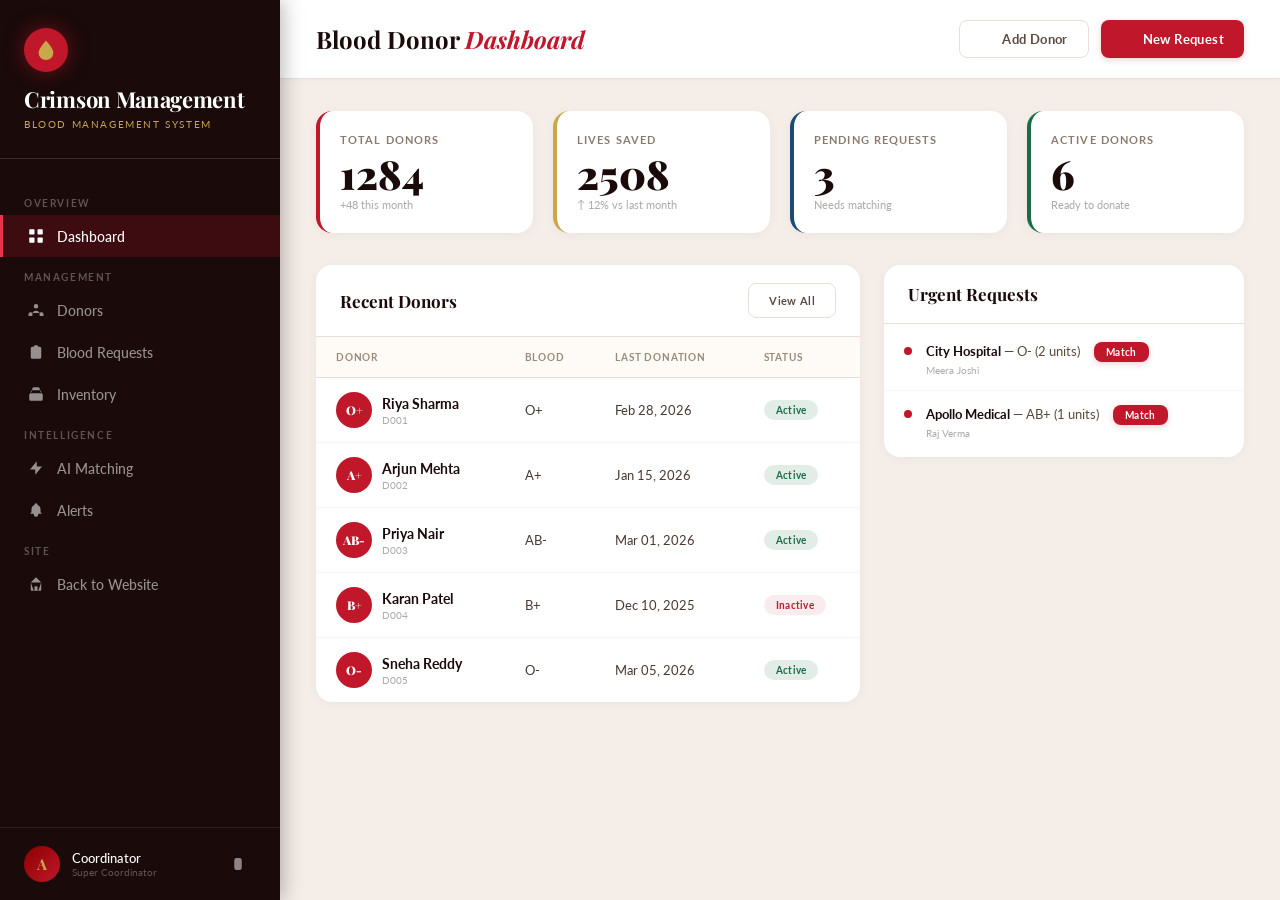
<file: blood donation/admin panel.html>
<!DOCTYPE html>
<html lang="en">
<head>
<meta charset="UTF-8"/>
<meta name="viewport" content="width=device-width, initial-scale=1.0"/>
<title>Crimson Management — Blood Management System</title>
<link href="https://fonts.googleapis.com/css2?family=Playfair+Display:ital,wght@0,400;0,700;0,900;1,400;1,700&family=Lato:wght@300;400;700&display=swap" rel="stylesheet"/>
<link rel="stylesheet" href="/style/admin.css">

</head>
<body>

<div class="toast-panel" id="toastPanel"></div>

<!-- MOBILE MENU BUTTON -->
<button class="mobile-menu-btn" id="mobileMenuBtn">
  <span></span>
  <span></span>
  <span></span>
</button>

<!-- MOBILE OVERLAY -->
<div class="mobile-overlay" id="mobileOverlay"></div>

<!-- ADMIN APP -->
<div class="adm-app" id="admApp">
  <aside class="adm-sidebar">
    <div class="adm-sidebar-logo">
      <div class="adm-logo-drop"><svg viewBox="0 0 24 24"><path d="M12 2C12 2 4 10 4 15a8 8 0 0016 0C20 10 12 2 12 2z"/></svg></div>
      <h3>Crimson Management</h3>
      <p>Blood Management System</p>
    </div>
    <nav class="adm-nav">
      <div class="adm-nav-sec">Overview</div>
      <div class="adm-nav-item active" data-page="dashboard"><svg viewBox="0 0 24 24"><rect x="3" y="3" width="7" height="7" rx="1"/><rect x="14" y="3" width="7" height="7" rx="1"/><rect x="3" y="14" width="7" height="7" rx="1"/><rect x="14" y="14" width="7" height="7" rx="1"/></svg>Dashboard</div>
      <div class="adm-nav-sec">Management</div>
      <div class="adm-nav-item" data-page="donors"><svg viewBox="0 0 24 24"><path d="M17 20h5v-2a3 3 0 00-5.356-1.857M17 20H7m10 0v-2c0-.656-.126-1.283-.356-1.857M7 20H2v-2a3 3 0 015.356-1.857M7 20v-2c0-.656.126-1.283.356-1.857m0 0a5.002 5.002 0 019.288 0M15 7a3 3 0 11-6 0 3 3 0 016 0z"/></svg>Donors</div>
      <div class="adm-nav-item" data-page="requests"><svg viewBox="0 0 24 24"><path d="M9 5H7a2 2 0 00-2 2v12a2 2 0 002 2h10a2 2 0 002-2V7a2 2 0 00-2-2h-2M9 5a2 2 0 002 2h2a2 2 0 002-2M9 5a2 2 0 012-2h2a2 2 0 012 2"/></svg>Blood Requests</div>
      <div class="adm-nav-item" data-page="inventory"><svg viewBox="0 0 24 24"><path d="M19 11H5m14 0a2 2 0 012 2v6a2 2 0 01-2 2H5a2 2 0 01-2-2v-6a2 2 0 012-2m14 0V9a2 2 0 00-2-2M5 11V9a2 2 0 012-2m0 0V5a2 2 0 012-2h6a2 2 0 012 2v2M7 7h10"/></svg>Inventory</div>
      <div class="adm-nav-sec">Intelligence</div>
      <div class="adm-nav-item" data-page="matching"><svg viewBox="0 0 24 24"><path d="M13 10V3L4 14h7v7l9-11h-7z"/></svg>AI Matching</div>
      <div class="adm-nav-item" data-page="alerts"><svg viewBox="0 0 24 24"><path d="M15 17h5l-1.405-1.405A2.032 2.032 0 0118 14.158V11a6.002 6.002 0 00-4-5.659V5a2 2 0 10-4 0v.341C7.67 6.165 6 8.388 6 11v3.159c0 .538-.214 1.055-.595 1.436L4 17h5m6 0v1a3 3 0 11-6 0v-1m6 0H9"/></svg>Alerts</div>
      <div class="adm-nav-sec">Site</div>
      <div class="adm-nav-item" id="backToSiteBtn"><svg viewBox="0 0 24 24"><path d="M3 12l2-2m0 0l7-7 7 7M5 10v10a1 1 0 001 1h3m10-11l2 2m-2-2v10a1 1 0 01-1 1h-3m-6 0a1 1 0 001-1v-4a1 1 0 011-1h2a1 1 0 011 1v4a1 1 0 001 1m-6 0h6"/></svg>Back to Website</div>
    </nav>
    <div class="adm-footer-bar">
      <div class="adm-av">A</div>
      <div><div style="color:white;font-size:13px;font-weight:500">Coordinator</div><div style="font-size:10px;opacity:0.6">Super Coordinator</div></div>
      <button class="adm-logout" id="logoutBtn" title="Logout"><svg viewBox="0 0 24 24"><path d="M17 16l4-4m0 0l-4-4m4 4H7m6 4v1a3 3 0 01-3 3H6a3 3 0 01-3-3V7a3 3 0 013-3h4a3 3 0 013 3v1"/></svg></button>
    </div>
  </aside>

  <div class="adm-main">
    <div class="adm-topbar">
      <h1 id="admPageTitle">Blood Donor <em>Dashboard</em></h1>
      <div class="adm-topbar-actions" id="admTopActions">
        <button class="adm-btn adm-btn-ghost" id="addDonorBtn"><svg viewBox="0 0 24 24"><path d="M12 4v16m8-8H4"/></svg>Add Donor</button>
        <button class="adm-btn adm-btn-red" id="newRequestBtn"><svg viewBox="0 0 24 24"><path d="M12 4v16m8-8H4"/></svg>New Request</button>
      </div>
    </div>
    <div class="adm-content" id="admContent"></div>
  </div>
</div>

<!-- MODALS -->
<div class="adm-modal-overlay" id="donorModal">
  <div class="adm-modal">
    <div class="adm-modal-header"><div class="adm-modal-title">Register New Donor</div><button class="adm-modal-close" onclick="closeModal('donorModal')"><svg viewBox="0 0 24 24" fill="none" stroke="currentColor" stroke-width="2"><path d="M6 18L18 6M6 6l12 12"/></svg></button></div>
    <div class="adm-modal-body">
      <div class="adm-form-grid">
        <div class="adm-form-group"><label>First Name</label><input type="text" id="aFname" placeholder="Priya"></div>
        <div class="adm-form-group"><label>Last Name</label><input type="text" id="aLname" placeholder="Sharma"></div>
        <div class="adm-form-group"><label>Blood Type</label><select id="aBT"><option value="">Select</option><option>A+</option><option>A-</option><option>B+</option><option>B-</option><option>AB+</option><option>AB-</option><option>O+</option><option>O-</option></select></div>
        <div class="adm-form-group"><label>Age</label><input type="number" id="aAge" placeholder="28"></div>
        <div class="adm-form-group"><label>Phone</label><input type="tel" id="aPhone" placeholder="+91 98765 43210"></div>
        <div class="adm-form-group"><label>City</label><input type="text" id="aCity" placeholder="Mumbai"></div>
        <div class="adm-form-group"><label>Status</label><select id="aStat"><option>Active</option><option>Pending</option><option>Inactive</option></select></div>
        <div class="adm-form-group"><label>Email</label><input type="email" id="aEmail" placeholder="donor@example.com"></div>
      </div>
      <div class="adm-form-footer"><button class="adm-btn adm-btn-ghost" onclick="closeModal('donorModal')">Cancel</button><button class="adm-btn adm-btn-red" onclick="addDonor()">Register Donor</button></div>
    </div>
  </div>
</div>

<div class="adm-modal-overlay" id="reqModal">
  <div class="adm-modal">
    <div class="adm-modal-header"><div class="adm-modal-title">New Blood Request</div><button class="adm-modal-close" onclick="closeModal('reqModal')"><svg viewBox="0 0 24 24" fill="none" stroke="currentColor" stroke-width="2"><path d="M6 18L18 6M6 6l12 12"/></svg></button></div>
    <div class="adm-modal-body">
      <div class="adm-form-grid">
        <div class="adm-form-group"><label>Hospital</label><input type="text" id="rHosp" placeholder="City Hospital"></div>
        <div class="adm-form-group"><label>Patient Name</label><input type="text" id="rPat" placeholder="Patient name"></div>
        <div class="adm-form-group"><label>Blood Type</label><select id="rBT"><option>A+</option><option>A-</option><option>B+</option><option>B-</option><option>AB+</option><option>AB-</option><option>O+</option><option>O-</option></select></div>
        <div class="adm-form-group"><label>Units</label><input type="number" id="rUnits" value="2" min="1"></div>
        <div class="adm-form-group"><label>Urgency</label><select id="rUrg"><option>High</option><option>Medium</option><option>Low</option></select></div>
        <div class="adm-form-group"><label>Required By</label><input type="date" id="rDate"></div>
        <div class="adm-form-group full"><label>Notes</label><textarea id="rNotes" placeholder="Medical notes..."></textarea></div>
      </div>
      <div class="adm-form-footer"><button class="adm-btn adm-btn-ghost" onclick="closeModal('reqModal')">Cancel</button><button class="adm-btn adm-btn-red" onclick="addBloodRequest()">Submit Request</button></div>
    </div>
  </div>
</div>

<div class="adm-modal-overlay" id="matchModal">
  <div class="adm-modal" style="width:720px">
    <div class="adm-modal-header"><div style="display:flex;gap:12px;align-items:center"><div class="adm-modal-title">AI Donor Matching</div><span style="background:linear-gradient(135deg,#1a0505,#3d0000);color:var(--gold);font-size:10px;padding:4px 12px;border-radius:20px;border:1px solid rgba(201,168,76,0.3);font-weight:700">⚡ INTELLIGENCE</span></div><button class="adm-modal-close" onclick="closeModal('matchModal')"><svg viewBox="0 0 24 24" fill="none" stroke="currentColor" stroke-width="2"><path d="M6 18L18 6M6 6l12 12"/></svg></button></div>
    <div class="adm-modal-body"><div id="matchInfo" style="background:#fefaf5;border-radius:12px;padding:16px;margin-bottom:20px;font-size:13px;color:#5a4a3a;border:1px solid var(--lgray)"></div><div id="matchResults"></div><div class="adm-form-footer"><button class="adm-btn adm-btn-ghost" onclick="closeModal('matchModal')">Close</button><button class="adm-btn adm-btn-red" id="notifyMatchesBtn">📱 Notify Top Donors</button></div></div>
  </div>
</div>

<script>
// ======================= DATA (Load from localStorage) =======================
// Load donors from localStorage (synced with registration form)
function loadDonorsFromStorage() {
  try {
    const stored = localStorage.getItem('lifesaver_donors');
    if (stored) {
      return JSON.parse(stored);
    }
  } catch (e) {
    console.error('Error loading donors:', e);
  }
  // Default demo data if nothing in storage
  return [
    {id:'D001',name:'Riya Sharma',blood:'O+',age:26,phone:'9876543210',city:'Mumbai',last:'Feb 28, 2026',status:'Active',donations:4},
    {id:'D002',name:'Arjun Mehta',blood:'A+',age:34,phone:'9123456789',city:'Delhi',last:'Jan 15, 2026',status:'Active',donations:7},
    {id:'D003',name:'Priya Nair',blood:'AB-',age:29,phone:'9988776655',city:'Kochi',last:'Mar 01, 2026',status:'Active',donations:2},
    {id:'D004',name:'Karan Patel',blood:'B+',age:41,phone:'9001122334',city:'Ahmedabad',last:'Dec 10, 2025',status:'Inactive',donations:12},
    {id:'D005',name:'Sneha Reddy',blood:'O-',age:23,phone:'8765432109',city:'Hyderabad',last:'Mar 05, 2026',status:'Active',donations:1},
    {id:'D006',name:'Rahul Gupta',blood:'A-',age:38,phone:'9012345678',city:'Pune',last:'Feb 01, 2026',status:'Pending',donations:3},
    {id:'D007',name:'Ananya Singh',blood:'B-',age:31,phone:'8899001122',city:'Kolkata',last:'Jan 30, 2026',status:'Active',donations:5},
    {id:'D008',name:'Dev Krishnan',blood:'AB+',age:27,phone:'9911223344',city:'Chennai',last:'Mar 03, 2026',status:'Active',donations:2},
  ];
}

// Load blood requests from localStorage (synced with request form)
function loadRequestsFromStorage() {
  try {
    const stored = localStorage.getItem('lifesaver_requests');
    if (stored) {
      return JSON.parse(stored);
    }
  } catch (e) {
    console.error('Error loading requests:', e);
  }
  // Default demo data if nothing in storage
  return [
    {id:'REQ-001',hospital:'City Hospital',patient:'Meera Joshi',blood:'O-',units:2,urgency:'High',date:'Mar 06, 2026',status:'Open'},
    {id:'REQ-002',hospital:'Apollo Medical',patient:'Raj Verma',blood:'AB+',units:1,urgency:'High',date:'Mar 06, 2026',status:'Open'},
    {id:'REQ-003',hospital:'Sunrise Clinic',patient:'Fatima Khan',blood:'B-',units:3,urgency:'Medium',date:'Mar 07, 2026',status:'Matched'},
    {id:'REQ-004',hospital:'Lilavati Hospital',patient:'Suresh Iyer',blood:'A+',units:2,urgency:'Low',date:'Mar 09, 2026',status:'Open'},
    {id:'REQ-005',hospital:'Max Healthcare',patient:'Priya Deshpande',blood:'O+',units:4,urgency:'Medium',date:'Mar 08, 2026',status:'Fulfilled'},
  ];
}

let donors = loadDonorsFromStorage();
let bloodRequests = loadRequestsFromStorage();
const inventory = [
  {t:'A+',u:18,p:75},{t:'A-',u:6,p:25},{t:'B+',u:22,p:90},{t:'B-',u:2,p:8},
  {t:'AB+',u:9,p:38},{t:'AB-',u:4,p:17},{t:'O+',u:26,p:100},{t:'O-',u:5,p:21}
];
const canGiveTo = {'O-':['O-','O+','A-','A+','B-','B+','AB-','AB+'],'O+':['O+','A+','B+','AB+'],'A-':['A-','A+','AB-','AB+'],'A+':['A+','AB+'],'B-':['B-','B+','AB-','AB+'],'B+':['B+','AB+'],'AB-':['AB-','AB+'],'AB+':['AB+']};

// Helper: Toast
function showToast(type, title, msg){
  const panel = document.getElementById('toastPanel');
  const toast = document.createElement('div');
  toast.className = `toast ${type}`;
  const icons = {red:'🩸', gold:'⚡', green:'✅'};
  toast.innerHTML = `<div class="toast-icon">${icons[type]||'📢'}</div><div><div class="toast-title">${title}</div><div class="toast-msg">${msg}</div></div><button class="toast-x" onclick="this.parentElement.remove()">×</button>`;
  panel.appendChild(toast);
  setTimeout(()=>toast.remove(), 4500);
}

// UI helpers
function sbadge(s){ const m={Active:'sb-active',Inactive:'sb-inactive',Pending:'sb-pending',Open:'sb-pending',Matched:'sb-active',Fulfilled:'sb-inactive'}; return `<span class="sbadge ${m[s]||''}">${s}</span>`; }
function urgPill(u){ const m={High:'pill-red',Medium:'pill-gold',Low:'pill-green'}; return `<span class="pill ${m[u]||''}">${u}</span>`; }

// Navigation
function showPage(pageName){
  document.querySelectorAll('.adm-nav-item').forEach(item=>item.classList.remove('active'));
  document.querySelector(`.adm-nav-item[data-page="${pageName}"]`)?.classList.add('active');
  document.getElementById('admContent').innerHTML = '';
  if(pageName === 'dashboard') renderDashboard();
  else if(pageName === 'donors') renderDonors();
  else if(pageName === 'requests') renderRequests();
  else if(pageName === 'inventory') renderInventory();
  else if(pageName === 'matching') renderMatching();
  else if(pageName === 'alerts') renderAlerts();
  const titles = {dashboard:'Blood Donor <em>Dashboard</em>',donors:'Donor <em>Registry</em>',requests:'Blood <em>Requests</em>',inventory:'Blood <em>Inventory</em>',matching:'AI Donor <em>Matching</em>',alerts:'Alerts & <em>Notifications</em>'};
  document.getElementById('admPageTitle').innerHTML = titles[pageName] || pageName;
}
// Dashboard
function renderDashboard(){
  const openReqs = bloodRequests.filter(r=>r.status==='Open').length;
  const activeDonors = donors.filter(d=>d.status==='Active').length;
  const totalLives = donors.reduce((sum,d)=>sum + d.donations*3, 0);
  document.getElementById('admContent').innerHTML = `
    <div class="adm-stats">
      <div class="adm-stat"><div class="adm-stat-label">Total Donors</div><div class="adm-stat-val">${donors.length+1276}</div><div class="adm-stat-sub">+48 this month</div></div>
      <div class="adm-stat gold"><div class="adm-stat-label">Lives Saved</div><div class="adm-stat-val">${totalLives+2400}</div><div class="adm-stat-sub">↑ 12% vs last month</div></div>
      <div class="adm-stat blue"><div class="adm-stat-label">Pending Requests</div><div class="adm-stat-val">${openReqs}</div><div class="adm-stat-sub">Needs matching</div></div>
      <div class="adm-stat green"><div class="adm-stat-label">Active Donors</div><div class="adm-stat-val">${activeDonors}</div><div class="adm-stat-sub">Ready to donate</div></div>
    </div>
    <div class="adm-two-col">
      <div class="adm-card"><div class="adm-card-header"><div class="adm-card-title">Recent Donors</div><button class="adm-btn adm-btn-ghost" style="font-size:11px" onclick="showPage('donors')">View All</button></div>
      <table class="adm-table"><thead><tr><th>Donor</th><th>Blood</th><th>Last Donation</th><th>Status</th></tr></thead><tbody>${donors.slice(0,5).map(d=>`<tr><td><div style="display:flex;align-items:center;gap:10px"><div class="adm-blood">${d.blood}</div><div><div class="adm-dname">${d.name}</div><div class="adm-did">${d.id}</div></div></div></td><td>${d.blood}</td><td>${d.last}</td><td>${sbadge(d.status)}</td></tr>`).join('')}</tbody></table></div>
      <div><div class="adm-card"><div class="adm-card-header"><div class="adm-card-title">Urgent Requests</div></div><div class="activity-list">${bloodRequests.filter(r=>r.urgency==='High' && r.status!=='Fulfilled').map(r=>`<div class="activity-item"><div class="activity-dot"></div><div><div class="activity-text"><strong>${r.hospital}</strong> — ${r.blood} (${r.units} units)</div><div class="activity-time">${r.patient}</div></div><button class="adm-btn adm-btn-red" style="font-size:10px;padding:4px 12px" onclick='openMatchForReq(${JSON.stringify(r).replace(/'/g,"&#39;")})'>Match</button></div>`).join('')}</div></div></div>
    </div>`;
}
// Donors
function renderDonors(){
  document.getElementById('admContent').innerHTML = `
    <div class="filter-bar"><div class="filter-input"><svg viewBox="0 0 24 24"><path d="M21 21l-6-6m2-5a7 7 0 11-14 0 7 7 0 0114 0z"/></svg><input type="text" id="donorSearch" placeholder="Search by name or ID" oninput="filterDonors()"></div>
    <div class="filter-select"><select id="bloodFilter" onchange="filterDonors()"><option value="">All Blood Types</option><option>A+</option><option>A-</option><option>B+</option><option>B-</option><option>AB+</option><option>AB-</option><option>O+</option><option>O-</option></select></div>
    <div class="filter-select"><select id="statusFilter" onchange="filterDonors()"><option value="">All Statuses</option><option>Active</option><option>Inactive</option><option>Pending</option></select></div></div>
    <div class="adm-card"><table class="adm-table"><thead><tr><th>Donor</th><th>Blood</th><th>Age</th><th>Phone</th><th>City</th><th>Donations</th><th>Status</th></tr></thead><tbody id="donorTableBody"></tbody></table></div>`;
  filterDonors();
}
window.filterDonors = function(){
  const search = document.getElementById('donorSearch')?.value.toLowerCase()||'';
  const blood = document.getElementById('bloodFilter')?.value||'';
  const status = document.getElementById('statusFilter')?.value||'';
  const filtered = donors.filter(d=> (!search||d.name.toLowerCase().includes(search)||d.id.toLowerCase().includes(search)) && (!blood||d.blood===blood) && (!status||d.status===status));
  const tbody = document.getElementById('donorTableBody');
  if(tbody) tbody.innerHTML = filtered.map(d=>`<tr><td><div><div class="adm-dname">${d.name}</div><div class="adm-did">${d.id}</div></div></td><td><div class="adm-blood">${d.blood}</div></td><td>${d.age}</td><td>${d.phone}</td><td>${d.city}</td><td>${d.donations}</td><td>${sbadge(d.status)}</td></tr>`).join('');
}
// Requests
function renderRequests(){
  document.getElementById('admContent').innerHTML = `<div style="display:flex;justify-content:flex-end;margin-bottom:20px"><button class="adm-btn adm-btn-red" onclick="document.getElementById('reqModal').classList.add('open')">+ New Request</button></div>${bloodRequests.map(r=>`<div style="background:white;border-radius:14px;border:1px solid var(--lgray);padding:18px 22px;margin-bottom:12px;display:flex;align-items:center;gap:18px"><div style="width:50px;height:50px;background:rgba(192,24,42,0.08);border-radius:12px;display:flex;align-items:center;justify-content:center;font-size:18px;font-weight:900;color:var(--red)">${r.blood}</div><div style="flex:1"><div style="font-weight:700">${r.hospital} — ${r.patient}</div><div style="font-size:12px;color:#aaa">${r.units} units · ${r.date} · ${r.id}</div></div>${urgPill(r.urgency)} ${sbadge(r.status)}<button class="adm-btn adm-btn-ghost" style="font-size:11px" onclick='openMatchForReq(${JSON.stringify(r).replace(/'/g,"&#39;")})'>AI Match</button></div>`).join('')}`;
}
// Inventory
function renderInventory(){
  document.getElementById('admContent').innerHTML = `<div class="inv-grid">${inventory.map(i=>`<div class="inv-card"><div class="inv-type">${i.t}</div><div class="inv-units">${i.u}</div><div style="font-size:11px;color:#aaa">units available</div><div class="inv-bar"><div class="inv-bar-fill" style="width:${i.p}%"></div></div></div>`).join('')}</div><div class="adm-card"><div class="adm-card-header"><div class="adm-card-title">Recent Blood Batches</div></div><table class="adm-table"><thead><tr><th>Batch ID</th><th>Blood Type</th><th>Units</th><th>Collection Date</th><th>Expiry</th></tr></thead><tbody><tr><td>#BAT-101</td><td>O+</td><td>18</td><td>Mar 01, 2026</td><td>Apr 01, 2026</td></tr><tr><td>#BAT-102</td><td>B-</td><td>4</td><td>Feb 28, 2026</td><td>Mar 28, 2026</td></tr></tbody></table></div>`;
}
// Matching
function renderMatching(){
  document.getElementById('admContent').innerHTML = `<div style="display:grid;grid-template-columns:1fr 1fr;gap:20px">${bloodRequests.filter(r=>r.status!=='Fulfilled').map(r=>`<div class="adm-card"><div class="adm-card-header"><div><div class="adm-card-title">${r.id}</div><div style="font-size:12px;color:#666">${r.hospital} · ${r.blood}</div></div><button class="adm-btn adm-btn-red" style="font-size:11px" onclick='openMatchForReq(${JSON.stringify(r).replace(/'/g,"&#39;")})'>Find Matches</button></div><div style="padding:14px 20px;display:flex;gap:12px">${urgPill(r.urgency)} ${sbadge(r.status)} <span>${r.units} units</span></div></div>`).join('')}</div>`;
}
// Alerts
function renderAlerts(){
  document.getElementById('admContent').innerHTML = `<div class="adm-two-col"><div class="adm-card"><div class="adm-card-header"><div class="adm-card-title">Send Notification</div></div><div style="padding:24px"><textarea id="alertMsg" style="width:100%;padding:12px;border:1.5px solid var(--lgray);border-radius:12px;min-height:120px;font-family:Lato;resize:vertical" placeholder="Type message for all active donors..."></textarea><button class="adm-btn adm-btn-red" style="margin-top:20px;width:100%" onclick="sendAlert()">📢 Send to All Active Donors</button></div></div><div class="adm-card"><div class="adm-card-header"><div class="adm-card-title">Recent Alerts</div></div><div class="activity-list"><div class="activity-item"><div class="activity-dot"></div><div><div class="activity-text"><strong>Urgent O- alert</strong> sent to 12 donors</div><div class="activity-time">Today, 10:23 AM</div></div></div><div class="activity-item"><div class="activity-dot gold"></div><div><div class="activity-text"><strong>Reminder: donation camp</strong> sent to 45 donors</div><div class="activity-time">Mar 04, 2026</div></div></div></div></div></div>`;
}
window.sendAlert = function(){
  const msg = document.getElementById('alertMsg')?.value.trim();
  if(!msg){ showToast('red','Missing Message','Please enter a message'); return; }
  const activeCount = donors.filter(d=>d.status==='Active').length;
  showToast('green','Alerts Sent',`Message sent to ${activeCount} active donors via SMS/Email.`);
  document.getElementById('alertMsg').value = '';
}

// AI Matching Logic
let currentMatchReq = null, currentMatchDonors = [];
function openMatchForReq(req){
  currentMatchReq = req;
  document.getElementById('matchInfo').innerHTML = `<strong>${req.id}</strong> — ${req.hospital} · ${req.patient}<br/>Required: <strong>${req.blood}</strong> · ${req.units} unit(s) · ${req.urgency} priority`;
  document.getElementById('matchResults').innerHTML = `<div style="text-align:center;padding:30px"><div style="width:32px;height:32px;border:3px solid rgba(192,24,42,0.2);border-top-color:var(--red);border-radius:50%;animation:spin 0.8s linear infinite;margin:0 auto 12px"></div>Scanning donor database...</div>`;
  document.getElementById('matchModal').classList.add('open');
  setTimeout(()=>{
    const compatible = donors.filter(d=> d.status==='Active' && (canGiveTo[d.blood]||[]).includes(req.blood));
    currentMatchDonors = compatible.map(d=>{ let score=60; if(d.blood===req.blood) score+=30; if(d.donations>=3) score+=5; if(d.city==='Mumbai'||d.city==='Delhi') score+=3; score=Math.min(score,98); return {...d,score}; }).sort((a,b)=>b.score-a.score).slice(0,5);
    if(!currentMatchDonors.length){ document.getElementById('matchResults').innerHTML = `<div style="text-align:center;padding:20px;color:#aaa">No compatible active donors found.</div>`; return; }
    document.getElementById('matchResults').innerHTML = currentMatchDonors.map(d=>`<div style="background:#fefaf5;border-radius:12px;padding:14px;margin-bottom:10px;display:flex;align-items:center;gap:14px;border:1px solid var(--lgray)"><div style="width:44px;height:44px;background:${d.score>80?'#1a6b47':'var(--red)'};border-radius:12px;display:flex;align-items:center;justify-content:center;color:white;font-weight:900">${d.score}%</div><div style="flex:1"><div><strong>${d.name}</strong> <span style="color:#aaa">${d.blood} · ${d.city}</span></div><div style="font-size:11px;color:#666">${d.donations} donations · ${d.phone}</div></div><button class="adm-btn adm-btn-red" style="font-size:11px" onclick="showToast('gold','Notified','${d.name} has been alerted')">Notify</button></div>`).join('');
    document.getElementById('notifyMatchesBtn').onclick = ()=>{ if(currentMatchDonors.length){ closeModal('matchModal'); showToast('green','Donors Notified',`${currentMatchDonors.length} donors notified for ${currentMatchReq?.id}.`); } };
  }, 800);
}
function addDonor(){
  const fn=document.getElementById('aFname').value.trim(), ln=document.getElementById('aLname').value.trim(), bt=document.getElementById('aBT').value;
  if(!fn||!ln||!bt){ showToast('red','Missing Fields','Please fill required fields'); return; }
  const id='D'+(donors.length+1).toString().padStart(3,'0');
  const newDonor = {
    id,
    name:`${fn} ${ln}`,
    blood:bt,
    age:parseInt(document.getElementById('aAge').value)||0,
    phone:document.getElementById('aPhone').value,
    city:document.getElementById('aCity').value,
    email:document.getElementById('aEmail').value,
    last:'—',
    status:document.getElementById('aStat').value,
    donations:0,
    registeredAt: new Date().toLocaleString()
  };
  donors.unshift(newDonor);
  
  // Save to localStorage
  localStorage.setItem('lifesaver_donors', JSON.stringify(donors));
  
  closeModal('donorModal');
  showToast('green','Donor Added',`${fn} ${ln} (${bt}) registered.`);
  if(document.querySelector('.adm-nav-item.active')?.dataset.page === 'donors') renderDonors();
}
function addBloodRequest(){
  const hosp=document.getElementById('rHosp').value.trim(), bt=document.getElementById('rBT').value;
  if(!hosp||!bt){ showToast('red','Missing Fields','Hospital & Blood type required'); return; }
  const id='REQ-'+(bloodRequests.length+1).toString().padStart(3,'0');
  const newRequest = {
    id,
    hospital:hosp,
    patient:document.getElementById('rPat').value,
    blood:bt,
    units:parseInt(document.getElementById('rUnits').value)||1,
    urgency:document.getElementById('rUrg').value,
    date:new Date().toLocaleDateString('en-US'),
    status:'Open',
    notes:document.getElementById('rNotes')?.value || ''
  };
  bloodRequests.unshift(newRequest);
  
  // Save to localStorage
  localStorage.setItem('lifesaver_requests', JSON.stringify(bloodRequests));
  
  closeModal('reqModal');
  showToast('green','Request Created',`${id} submitted successfully.`);
  if(document.querySelector('.adm-nav-item.active')?.dataset.page === 'requests') renderRequests();
}
function closeModal(id){ document.getElementById(id).classList.remove('open'); }
// Event listeners
document.querySelectorAll('.adm-nav-item[data-page]').forEach(btn=> btn.addEventListener('click',()=> showPage(btn.dataset.page)));
document.getElementById('backToSiteBtn')?.addEventListener('click',()=>{ window.location.href = '/blood donation/index.html'; });
document.getElementById('logoutBtn')?.addEventListener('click',()=>{ window.location.href = '/blood donation/index.html'; });
document.getElementById('addDonorBtn')?.addEventListener('click',()=> document.getElementById('donorModal').classList.add('open'));
document.getElementById('newRequestBtn')?.addEventListener('click',()=> document.getElementById('reqModal').classList.add('open'));

// Mobile Menu Toggle
const mobileMenuBtn = document.getElementById('mobileMenuBtn');
const mobileOverlay = document.getElementById('mobileOverlay');
const sidebar = document.querySelector('.adm-sidebar');

function toggleMobileMenu(){
  mobileMenuBtn?.classList.toggle('active');
  sidebar?.classList.toggle('mobile-open');
  mobileOverlay?.classList.toggle('show');
}

mobileMenuBtn?.addEventListener('click', toggleMobileMenu);
mobileOverlay?.addEventListener('click', toggleMobileMenu);

// Close mobile menu when nav item clicked
document.querySelectorAll('.adm-nav-item[data-page]').forEach(btn=> {
  btn.addEventListener('click',()=> {
    if(window.innerWidth <= 700){
      toggleMobileMenu();
    }
  });
});
+
// Close modals on overlay click
['donorModal','reqModal','matchModal'].forEach(id=>{ document.getElementById(id)?.addEventListener('click',e=>{ if(e.target===document.getElementById(id)) closeModal(id); }); });

// Auto-refresh data from localStorage every 2 seconds
setInterval(() => {
  const newDonors = loadDonorsFromStorage();
  const newRequests = loadRequestsFromStorage();
  
  // Only update if data changed
  if (JSON.stringify(newDonors) !== JSON.stringify(donors)) {
    donors = newDonors;
    const currentPage = document.querySelector('.adm-nav-item.active')?.dataset.page;
    if (currentPage === 'donors' || currentPage === 'dashboard') {
      showPage(currentPage);
    }
  }
  
  if (JSON.stringify(newRequests) !== JSON.stringify(bloodRequests)) {
    bloodRequests = newRequests;
    const currentPage = document.querySelector('.adm-nav-item.active')?.dataset.page;
    if (currentPage === 'requests' || currentPage === 'dashboard' || currentPage === 'matching') {
      showPage(currentPage);
    }
  }
}, 2000);

// Initialize
showPage('dashboard');
</script>
</body>
</html>
</file>
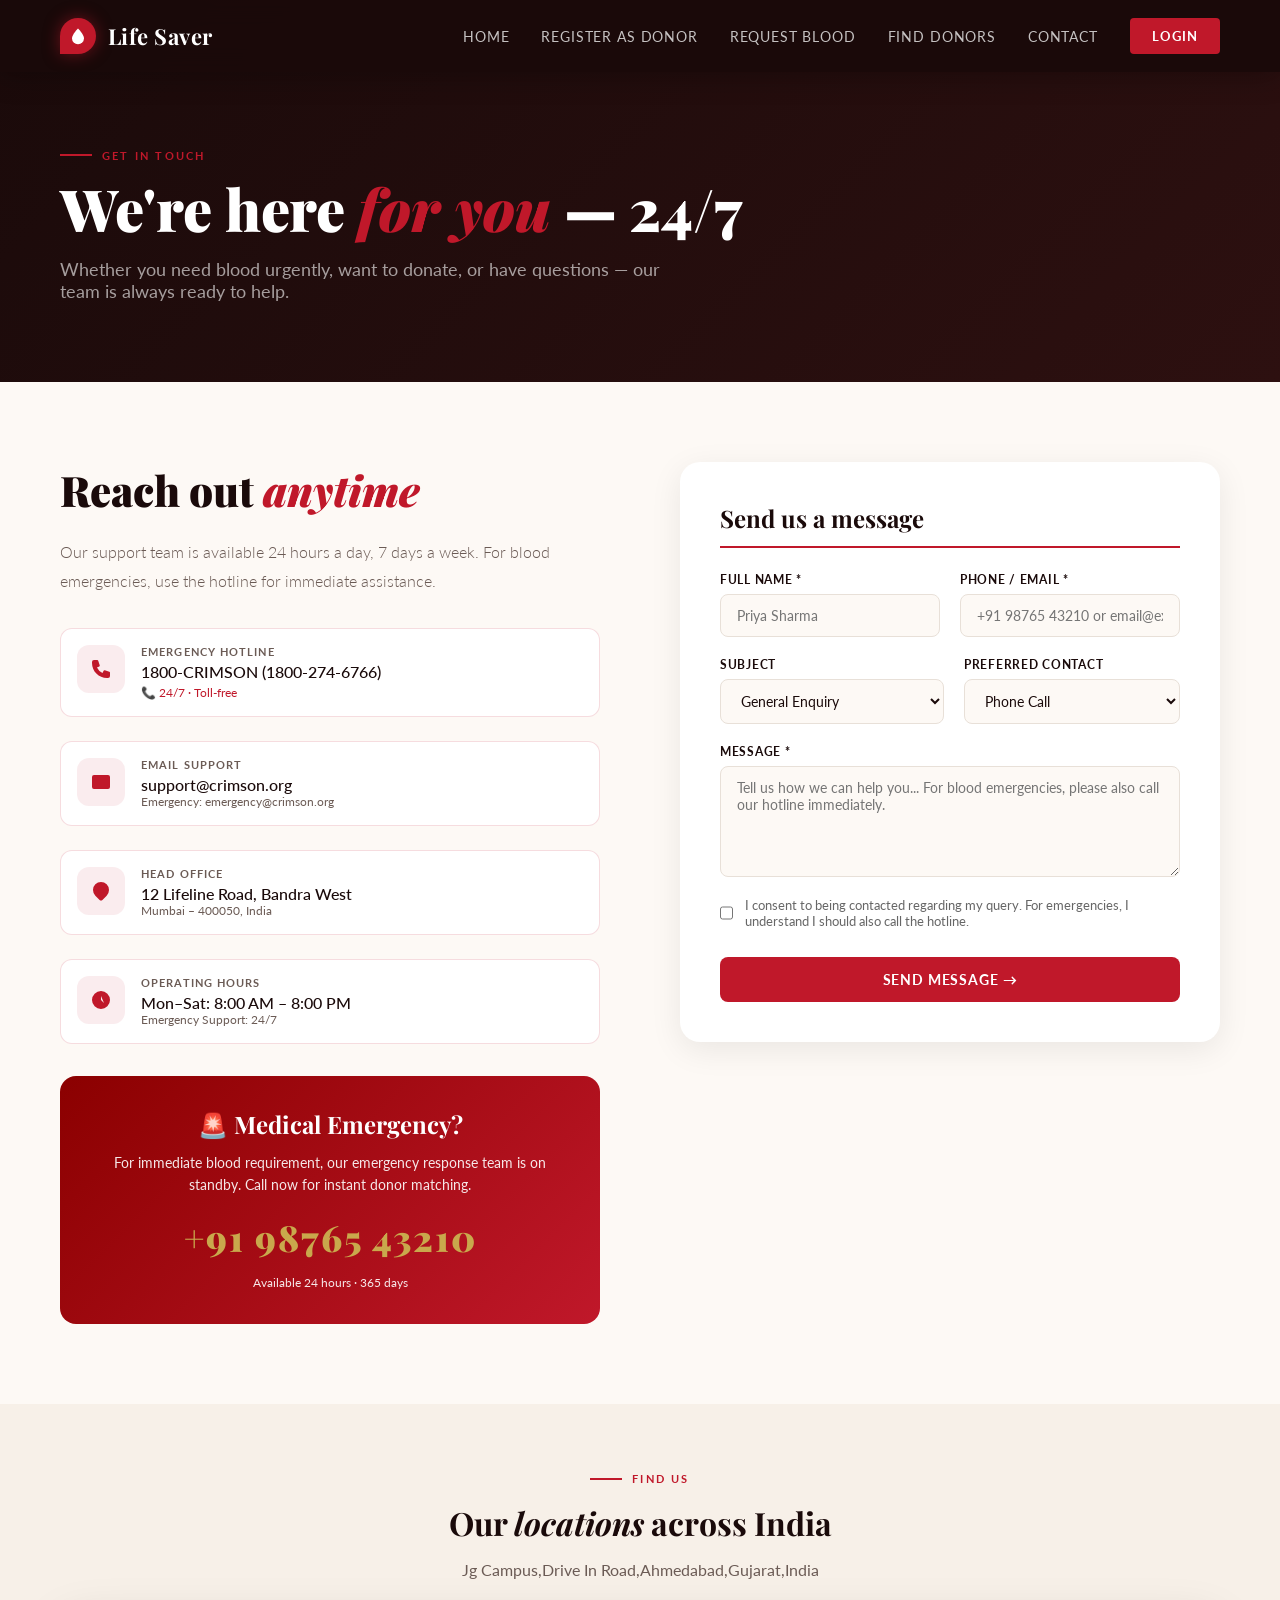
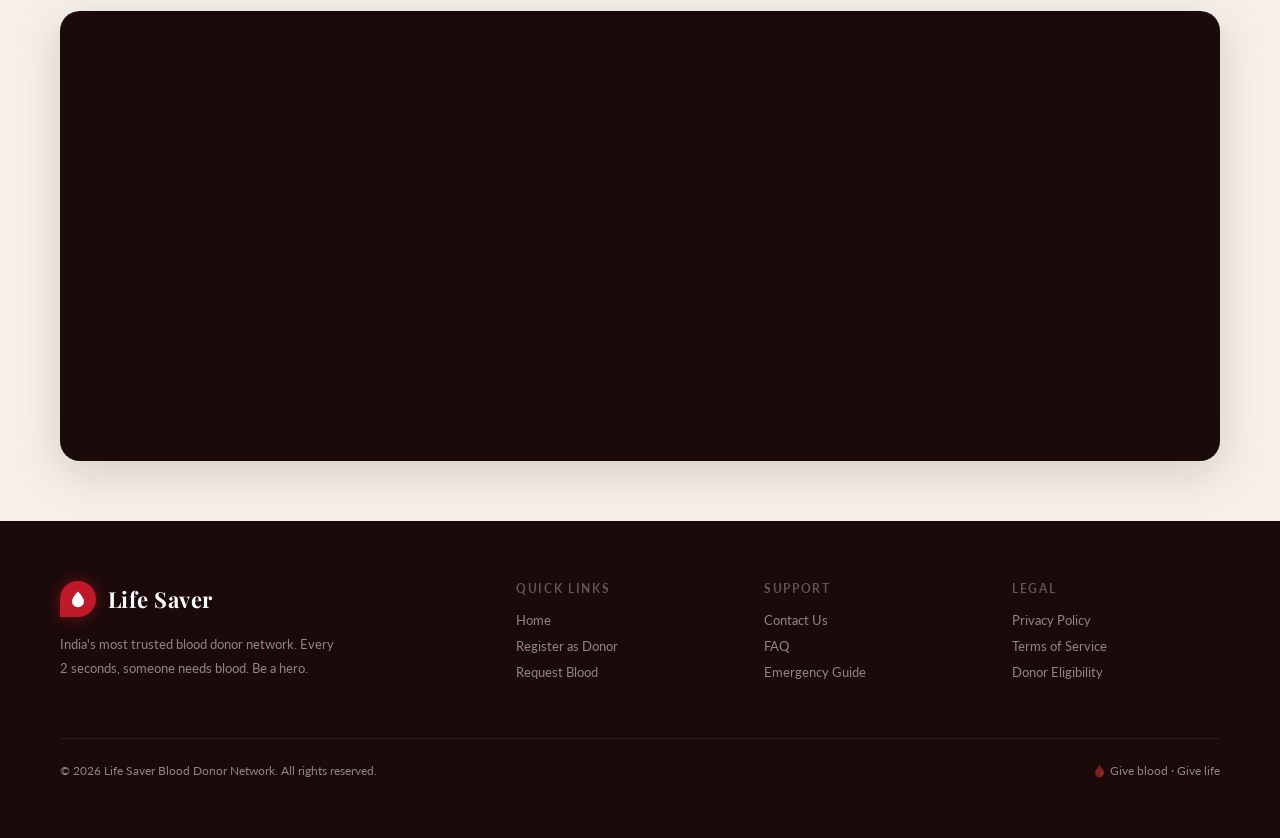
<file: blood donation/Contact.html>
<!DOCTYPE html>
<html lang="en">

<head>
  <meta charset="UTF-8">
  <meta name="viewport" content="width=device-width, initial-scale=1.0, user-scalable=yes">
  <title>Life Saver | Contact Us – 24/7 Emergency Support</title>
  <link
    href="https://fonts.googleapis.com/css2?family=Playfair+Display:ital,wght@0,400;0,700;0,900;1,400;1,700&family=Lato:wght@300;400;700&display=swap"
    rel="stylesheet">
    <link rel="stylesheet" href="/style/contact.css">

</head>

<body>

  <div id="app">
    <!-- Navigation -->
    <nav class="nav">
      <div class="nav-logo" onclick="window.location.href='#'">
        <div class="nav-logo-drop"><svg viewBox="0 0 24 24">
            <path d="M12 2C12 2 4 10 4 15a8 8 0 0016 0C20 10 12 2 12 2z" />
          </svg></div>
        <div class="nav-logo-text">Life Saver</div>
      </div>
      <div class="nav-links">
        <a href="index.html" class="nav-link">Home</a>
        <a href="register as donor.html" class="nav-link">Register as Donor</a>
        <a href="Request Blood.html" class="nav-link">Request Blood</a>
        <a href="find donor.html" class="nav-link">Find Donors</a>
        <a href="Contact.html" class="nav-link">Contact</a>
        <button class="nav-cta" id="loginNavBtn" onclick="openLoginModal()">Login</button>
      </div>
      <div class="nav-toggle" id="navToggle" onclick="toggleMobileMenu()">
        <span></span><span></span><span></span>
      </div>
    </nav>

    <!-- Hero Section -->
    <div class="contact-hero">
      <div class="section-tag">
        <div class="section-tag-line"></div>
        <div class="section-tag-text">Get in Touch</div>
      </div>
      <h2 class="section-h2">We're here <em>for you</em> — 24/7</h2>
      <p style="color: rgba(255,255,255,0.6); font-size: 18px; max-width: 600px; margin-top: 16px;">Whether you need
        blood urgently, want to donate, or have questions — our team is always ready to help.</p>
    </div>

    <!-- Contact Layout -->
    <div class="contact-layout">
      <!-- Left Column: Contact Info -->
      <div class="contact-info">
        <h2>Reach out <em>anytime</em></h2>
        <p>Our support team is available 24 hours a day, 7 days a week. For blood emergencies, use the hotline for
          immediate assistance.</p>

        <div class="contact-items">
          <div class="contact-item">
            <div class="contact-item-icon">
              <svg viewBox="0 0 24 24">
                <path
                  d="M3 5a2 2 0 012-2h3.28a1 1 0 01.948.684l1.498 4.493a1 1 0 01-.502 1.21l-2.257 1.13a11.042 11.042 0 005.516 5.516l1.13-2.257a1 1 0 011.21-.502l4.493 1.498a1 1 0 01.684.949V19a2 2 0 01-2 2h-1C9.716 21 3 14.284 3 6V5z" />
              </svg>
            </div>
            <div>
              <div class="contact-item-label">Emergency Hotline</div>
              <div class="contact-item-value">1800-CRIMSON (1800-274-6766)</div>
              <div style="font-size: 12px; color: var(--red); margin-top: 4px;">📞 24/7 · Toll-free</div>
            </div>
          </div>

          <div class="contact-item">
            <div class="contact-item-icon">
              <svg viewBox="0 0 24 24">
                <path
                  d="M3 8l7.89 5.26a2 2 0 002.22 0L21 8M5 19h14a2 2 0 002-2V7a2 2 0 00-2-2H5a2 2 0 00-2 2v10a2 2 0 002 2z" />
              </svg>
            </div>
            <div>
              <div class="contact-item-label">Email Support</div>
              <div class="contact-item-value">support@crimson.org</div>
              <div style="font-size: 12px; color: var(--gray);">Emergency: emergency@crimson.org</div>
            </div>
          </div>

          <div class="contact-item">
            <div class="contact-item-icon">
              <svg viewBox="0 0 24 24">
                <path d="M17.657 16.657L13.414 20.9a1.998 1.998 0 01-2.827 0l-4.244-4.243a8 8 0 1111.314 0z" />
                <path d="M15 11a3 3 0 11-6 0 3 3 0 016 0z" />
              </svg>
            </div>
            <div>
              <div class="contact-item-label">Head Office</div>
              <div class="contact-item-value">12 Lifeline Road, Bandra West</div>
              <div style="font-size: 12px; color: var(--gray);">Mumbai – 400050, India</div>
            </div>
          </div>

          <div class="contact-item">
            <div class="contact-item-icon">
              <svg viewBox="0 0 24 24">
                <path d="M12 8v4l3 3m6-3a9 9 0 11-18 0 9 9 0 0118 0z" />
              </svg>
            </div>
            <div>
              <div class="contact-item-label">Operating Hours</div>
              <div class="contact-item-value">Mon–Sat: 8:00 AM – 8:00 PM</div>
              <div style="font-size: 12px; color: var(--gray);">Emergency Support: 24/7</div>
            </div>
          </div>
        </div>

        <div class="contact-emergency">
          <h3>🚨 Medical Emergency?</h3>
          <p>For immediate blood requirement, our emergency response team is on standby. Call now for instant donor
            matching.</p>
          <div class="hotline">+91 98765 43210</div>
          <p style="margin-top: 12px; font-size: 12px;">Available 24 hours · 365 days</p>
        </div>
      </div>

      <!-- Right Column: Contact Form -->
      <div>
        <div class="form-card" id="contactFormCard">
          <div class="form-section-title">Send us a message</div>
          <div class="form-row">
            <div class="field"><label>Full Name *</label><input type="text" id="ctName" placeholder="Priya Sharma">
            </div>
            <div class="field"><label>Phone / Email *</label><input type="text" id="ctContact"
                placeholder="+91 98765 43210 or email@example.com"></div>
          </div>
          <div class="form-row">
            <div class="field"><label>Subject</label>
              <select id="ctSubject">
                <option value="General Enquiry">General Enquiry</option>
                <option value="Donor Registration Help">Donor Registration Help</option>
                <option value="Blood Request Emergency">Blood Request (Emergency)</option>
                <option value="Hospital Partnership">Hospital Partnership</option>
                <option value="Feedback / Complaint">Feedback / Complaint</option>
                <option value="Other">Other</option>
              </select>
            </div>
            <div class="field"><label>Preferred Contact</label>
              <select id="ctPreferred">
                <option value="Phone">Phone Call</option>
                <option value="Email">Email</option>
                <option value="WhatsApp">WhatsApp</option>
              </select>
            </div>
          </div>
          <div class="form-row single">
            <div class="field"><label>Message *</label>
              <textarea id="ctMsg" rows="5"
                placeholder="Tell us how we can help you... For blood emergencies, please also call our hotline immediately."></textarea>
            </div>
          </div>
          <div style="display: flex; align-items: center; gap: 12px; margin: 16px 0;">
            <input type="checkbox" id="ctConsent" style="width: 18px; height: 18px; accent-color: var(--red);">
            <label for="ctConsent" style="font-size: 13px; color: #666;">I consent to being contacted regarding my
              query. For emergencies, I understand I should also call the hotline.</label>
          </div>
          <button class="form-submit" onclick="submitContact()">Send Message →</button>
          <div class="success-banner" id="ctSuccessBanner">
            <div class="success-icon">✉️❤️</div>
            <h3>Message Sent Successfully!</h3>
            <p id="ctSuccessMsg">Our team will respond within 24 hours. For emergencies, please call our 24/7 hotline.
            </p>
          </div>
        </div>
      </div>
    </div>

    <!-- Map / Location Section -->
    <div class="map-section">
      <div class="section-tag" style="justify-content: center;">
        <div class="section-tag-line"></div>
        <div class="section-tag-text">Find Us</div>
      </div>
      <h2 style="font-family: 'Playfair Display', serif; font-size: 32px; margin-bottom: 16px;">Our <em>locations</em>
        across India</h2>
      <p style="color: var(--gray); max-width: 600px; margin: 0 auto;">Jg Campus,Drive In Road,Ahmedabad,Gujarat,India
      </p>
      <div class="map-placeholder">
        <iframe
          src="https://maps.google.com/maps?q=JG%20Campus%2C%20Drive%20In%20Road%2C%20Ahmedabad%2C%20Gujarat%2C%20India&t=&z=15&ie=UTF8&iwloc=&output=embed"
          allowfullscreen="" loading="lazy" referrerpolicy="no-referrer-when-downgrade">
        </iframe>
      </div>
    </div>

    <!-- Footer -->
    <footer class="footer">
      <div class="footer-grid">
        <div class="footer-brand">
          <div class="nav-logo" style="display:inline-flex">
            <div class="nav-logo-drop"><svg viewBox="0 0 24 24">
                <path d="M12 2C12 2 4 10 4 15a8 8 0 0016 0C20 10 12 2 12 2z" />
              </svg></div>
            <div class="nav-logo-text">Life Saver</div>
          </div>
          <p>India's most trusted blood donor network. Every 2 seconds, someone needs blood. Be a hero.</p>
        </div>
        <div class="footer-col">
          <h4>Quick Links</h4><span onclick="window.location.href='#'">Home</span><span
            onclick="window.location.href='#'">Register as Donor</span><span onclick="window.location.href='#'">Request
            Blood</span>
        </div>
        <div class="footer-col">
          <h4>Support</h4><span
            onclick="document.querySelector('.form-card').scrollIntoView({behavior:'smooth'})">Contact
            Us</span><span>FAQ</span><span>Emergency Guide</span>
        </div>
        <div class="footer-col">
          <h4>Legal</h4><span>Privacy Policy</span><span>Terms of Service</span><span>Donor Eligibility</span>
        </div>
      </div>
      <div class="footer-bottom"><span>© 2026 Life Saver Blood Donor Network. All rights reserved.</span><span>🩸 Give
          blood · Give life</span></div>
    </footer>
  </div>

  <div class="toast-panel" id="toastPanel"></div>

  <!-- Login Modal -->
  <div id="authLoginModal"
    style="display:none;position:fixed;inset:0;background:rgba(0,0,0,0.85);backdrop-filter:blur(8px);z-index:1000;align-items:center;justify-content:center"
    class="auth-modal">
    <div
      style="background:white;border-radius:24px;width:90%;max-width:420px;padding:40px;text-align:center;animation:slideUp 0.3s ease;position:relative">
      <span onclick="closeLoginModal()"
        style="position:absolute;top:16px;right:20px;font-size:24px;cursor:pointer;color:#aaa">&times;</span>
      <div
        style="width:56px;height:56px;background:linear-gradient(135deg,#8B0000,#C0182A);border-radius:50%;display:flex;align-items:center;justify-content:center;margin:0 auto 16px;font-size:22px">
        🩸</div>
      <h2 style="font-family:'Playfair Display',serif;color:#1A0A0A;margin-bottom:6px">Login to Continue</h2>
      <p style="color:#6B5B55;font-size:13px;margin-bottom:24px">You must be logged in to register as a donor or request
        blood.</p>
      <input type="email" id="authEmail" placeholder="Enter your email address"
        style="width:100%;padding:14px 16px;margin-bottom:12px;border:1.5px solid #E8E0D8;border-radius:10px;font-size:14px;font-family:'Lato',sans-serif;outline:none"
        onfocus="this.style.borderColor='#C0182A'" onblur="this.style.borderColor='#E8E0D8'">
      <input type="password" id="authPass" placeholder="Password (any value for demo)"
        style="width:100%;padding:14px 16px;margin-bottom:16px;border:1.5px solid #E8E0D8;border-radius:10px;font-size:14px;font-family:'Lato',sans-serif;outline:none"
        onfocus="this.style.borderColor='#C0182A'" onblur="this.style.borderColor='#E8E0D8'"
        onkeyup="if(event.key==='Enter')performLogin()">
      <p id="authLoginError" style="color:#C0182A;font-size:12px;margin-bottom:10px;display:none">Please enter a valid
        email address.</p>
      <button onclick="performLogin()"
        style="width:100%;padding:14px;background:#C0182A;color:white;border:none;border-radius:10px;font-weight:700;font-size:14px;cursor:pointer;font-family:'Lato',sans-serif;letter-spacing:0.05em">Log
        In →</button>
      <p style="margin-top:16px;font-size:12px;color:#aaa">Back to <a href="index.html"
          style="color:#C0182A;text-decoration:none">Home</a></p>
    </div>
  </div>
  <style>
    .auth-modal {
      display: none;
    }

    .auth-modal.show {
      display: flex !important;
    }

    @keyframes slideUp {
      from {
        transform: translateY(30px);
        opacity: 0
      }

      to {
        transform: translateY(0);
        opacity: 1
      }
    }
  </style>

  <script>
    // ===== AUTH GUARD =====
    let currentUser = null;
    let pendingNavUrl = null;

    function getSession() {
      try { return JSON.parse(sessionStorage.getItem('lifesaver_user')); } catch (e) { return null; }
    }
    function checkLoginSession() {
      const s = getSession();
      if (s && s.email) {
        const name = s.email.split('@')[0];
        currentUser = { email: s.email, name: name.charAt(0).toUpperCase() + name.slice(1) };
        document.getElementById('loginNavBtn').style.display = 'none';
      }
    }
    function openLoginModal() {
      document.getElementById('authLoginModal').classList.add('show');
      document.getElementById('authLoginError').style.display = 'none';
    }
    function closeLoginModal() {
      document.getElementById('authLoginModal').classList.remove('show');
    }
    function requireLoginNav(url) {
      if (currentUser) { window.location.href = url; }
      else { pendingNavUrl = url; showToast('gold', '🔒 Login Required', 'Please log in to continue.'); openLoginModal(); }
    }
    function performLogin() {
      const email = document.getElementById('authEmail').value.trim();
      if (!email || !email.includes('@')) { document.getElementById('authLoginError').style.display = 'block'; return; }
      const name = email.split('@')[0];
      currentUser = { email, name: name.charAt(0).toUpperCase() + name.slice(1) };
      sessionStorage.setItem('lifesaver_user', JSON.stringify({ email }));
      document.getElementById('loginNavBtn').style.display = 'none';
      closeLoginModal();
      showToast('green', 'Welcome!', `Logged in as ${currentUser.name}`);
      if (pendingNavUrl) { const u = pendingNavUrl; pendingNavUrl = null; setTimeout(() => window.location.href = u, 300); }
    }
    function logoutUser() {
      currentUser = null; sessionStorage.removeItem('lifesaver_user');
      document.getElementById('loginNavBtn').style.display = 'block';
      showToast('gold', 'Logged Out', 'You have been signed out.');
    }
    // ===== END AUTH GUARD =====

    // Toast notification system
    function showToast(type, title, message) {
      const panel = document.getElementById('toastPanel');
      const toast = document.createElement('div');
      toast.className = 'toast';
      const iconMap = { red: '🚨', green: '✅', gold: '⚡', blue: 'ℹ️' };
      const icon = iconMap[type] || '📧';
      toast.innerHTML = `
      <div class="toast-icon">${icon}</div>
      <div><div class="toast-title">${title}</div><div class="toast-msg">${message}</div></div>
      <button class="toast-x" onclick="this.parentElement.remove()">×</button>
      <div class="toast-bar" style="width:100%"></div>
    `;
      panel.appendChild(toast);
      const bar = toast.querySelector('.toast-bar');
      const duration = 4500;
      bar.style.transition = `width ${duration}ms linear`;
      requestAnimationFrame(() => { requestAnimationFrame(() => { bar.style.width = '0%'; }); });
      setTimeout(() => {
        toast.style.opacity = '0';
        toast.style.transition = 'opacity 0.3s';
        setTimeout(() => toast.remove(), 300);
      }, duration);
    }

    // Store contact messages in localStorage (demo)
    function saveContactMessage(messageObj) {
      let existing = localStorage.getItem('crimson_contact_messages');
      let messages = [];
      if (existing) {
        try { messages = JSON.parse(existing); } catch (e) { }
      }
      messages.unshift(messageObj);
      localStorage.setItem('crimson_contact_messages', JSON.stringify(messages));
    }

    // Submit contact form
    function submitContact() {
      const name = document.getElementById('ctName').value.trim();
      const contact = document.getElementById('ctContact').value.trim();
      const subject = document.getElementById('ctSubject').value;
      const preferred = document.getElementById('ctPreferred').value;
      const message = document.getElementById('ctMsg').value.trim();
      const consent = document.getElementById('ctConsent').checked;

      // Validation
      if (!name) {
        showToast('red', 'Name Required', 'Please enter your full name.');
        return false;
      }
      if (!contact) {
        showToast('red', 'Contact Required', 'Please provide a phone number or email address.');
        return false;
      }
      if (!message) {
        showToast('red', 'Message Required', 'Please write your message or query.');
        return false;
      }
      if (!consent) {
        showToast('red', 'Consent Required', 'Please confirm that we may contact you.');
        return false;
      }

      // Create message object
      const timestamp = new Date().toLocaleString();
      const messageId = 'MSG' + Math.floor(Math.random() * 10000);
      const newMessage = {
        id: messageId,
        name: name,
        contact: contact,
        subject: subject,
        preferred: preferred,
        message: message,
        timestamp: timestamp,
        status: 'Unread'
      };

      saveContactMessage(newMessage);

      // Show success banner
      const successBanner = document.getElementById('ctSuccessBanner');
      const successMsg = document.getElementById('ctSuccessMsg');
      let responseMsg = `Thank you ${name}! Your message has been received. `;
      if (subject.includes('Emergency') || subject.includes('Blood Request')) {
        responseMsg += `For immediate assistance, please call our 24/7 hotline: 1800-CRIMSON or +91 98765 43210.`;
      } else {
        responseMsg += `Our team will respond within 24 hours via ${preferred}.`;
      }
      successMsg.innerHTML = responseMsg;
      successBanner.style.display = 'block';
      successBanner.scrollIntoView({ behavior: 'smooth', block: 'center' });

      // Show toast notification
      showToast('green', '📬 Message Sent', `We've received your enquiry. ${subject.includes('Emergency') ? 'Emergency team notified.' : 'We\'ll reply soon.'}`);

      // Optional: clear sensitive fields? keep for demo but reset consent? not clearing all for UX
      document.getElementById('ctConsent').checked = false;
      // Don't clear name/contact to allow easy re-submit? better not clear.

      return true;
    }

    // Navigation hints for demo
    document.querySelectorAll('.nav-link, .footer-col span').forEach(el => {
      const text = el.innerText;
      if (text.includes('Home') || text.includes('Register') || text.includes('Request Blood') || text.includes('Find Donors')) {
        el.addEventListener('click', (e) => {
          if (!text.includes('Contact')) {
            showToast('gold', '✨ Navigation', 'This is the Contact page. Use the form above to reach our support team.');
          }
        });
      }
    });

    checkLoginSession();
  </script>
  
  </script>
</body>

</html>
</file>
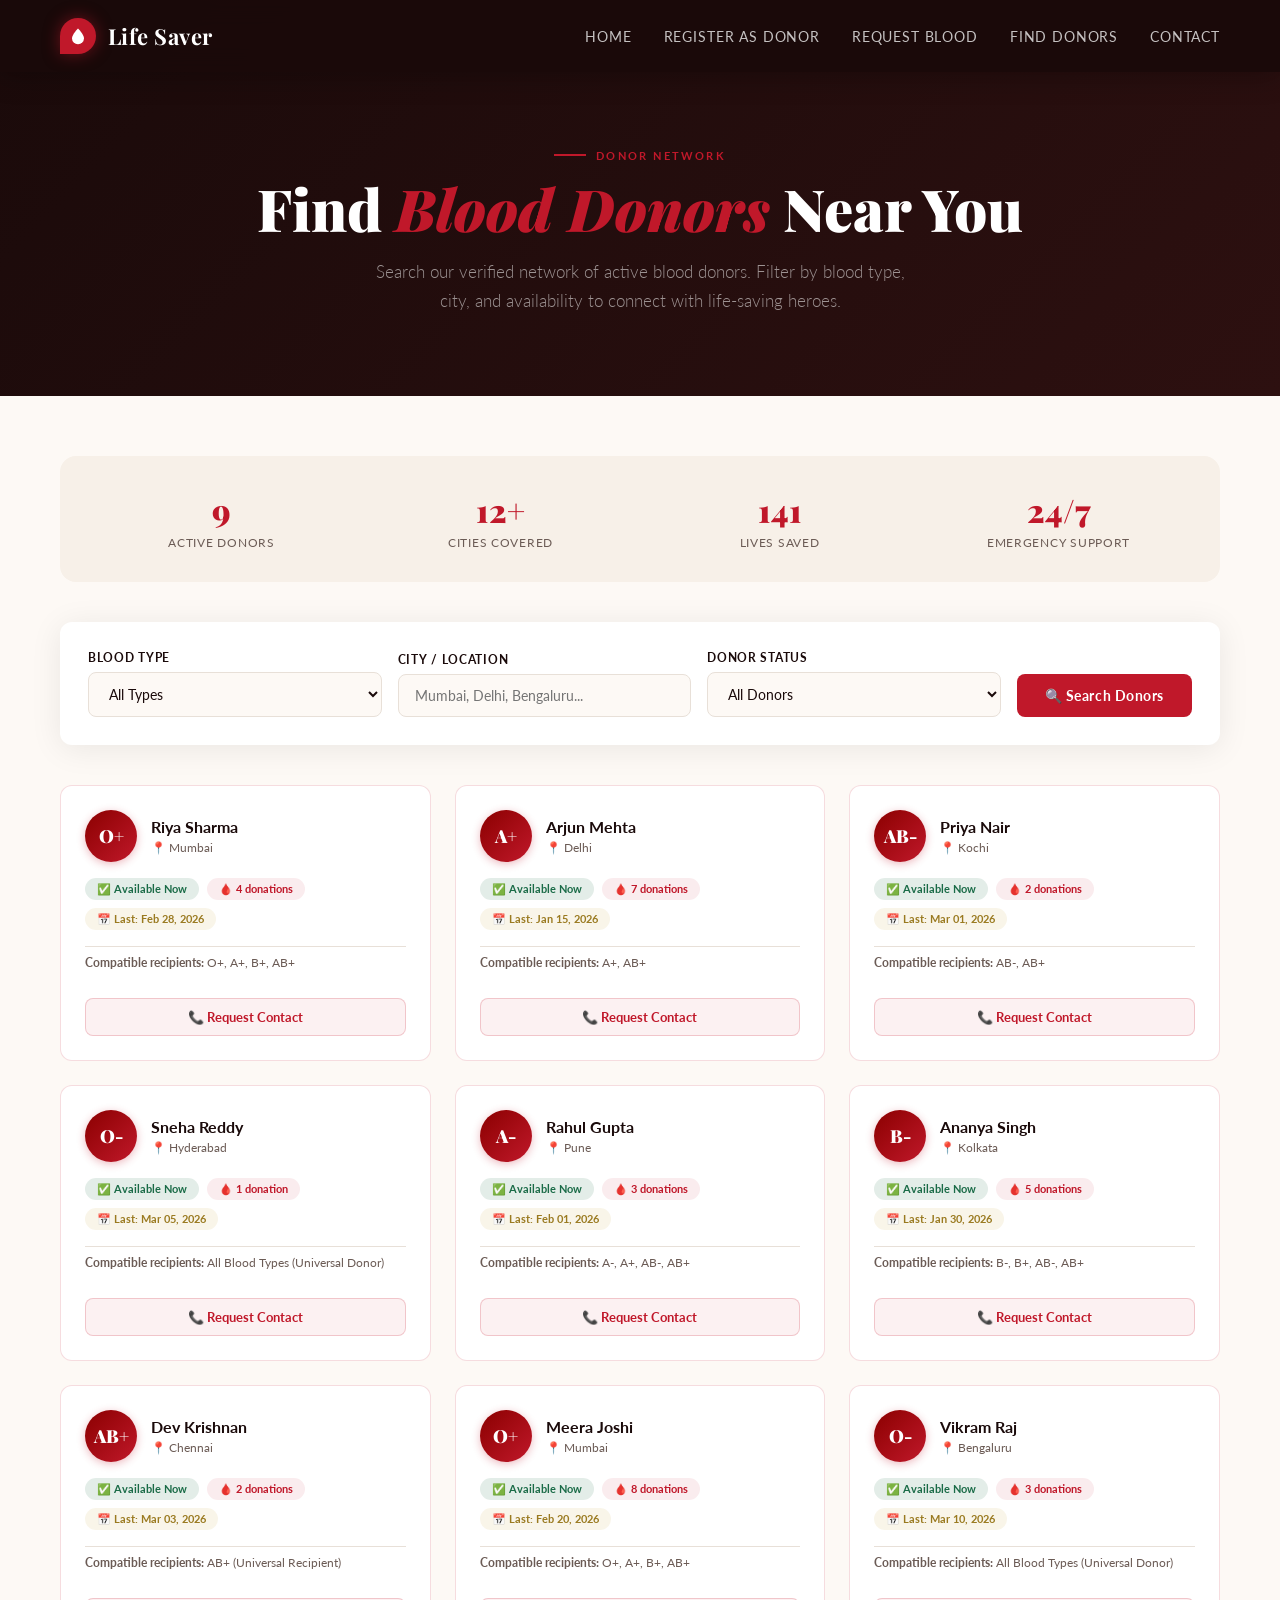
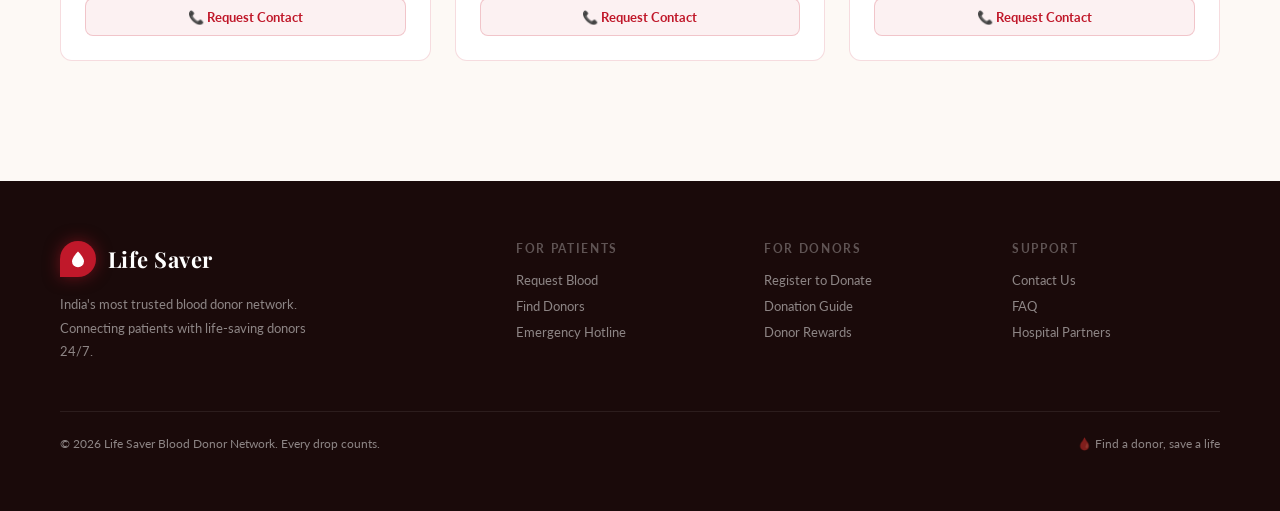
<file: blood donation/find donor.html>
<!DOCTYPE html>
<html lang="en">

<head>
  <meta charset="UTF-8">
  <meta name="viewport" content="width=device-width, initial-scale=1.0, user-scalable=yes">
  <title>Life Saver | Find Blood Donors – Search & Connect</title>
  <link
    href="https://fonts.googleapis.com/css2?family=Playfair+Display:ital,wght@0,400;0,700;0,900;1,400;1,700&family=Lato:wght@300;400;700&display=swap"
    rel="stylesheet">
    <link rel="stylesheet" href="/style/donor.css">

</head>

<body>

  <div id="app">
    <!-- Navigation -->
    <nav class="nav">
      <div class="nav-logo" onclick="window.location.href='#'">
        <div class="nav-logo-drop"><svg viewBox="0 0 24 24">
            <path d="M12 2C12 2 4 10 4 15a8 8 0 0016 0C20 10 12 2 12 2z" />
          </svg></div>
        <div class="nav-logo-text">Life Saver</div>
      </div>
      <div class="nav-links">
        <a href="index.html" class="nav-link">Home</a>
        <a href="register as donor.html" class="nav-link">Register as Donor</a>
        <a href="Request Blood.html" class="nav-link">Request Blood</a>
        <a href="find donor.html" class="nav-link">Find Donors</a>
        <a href="Contact.html" class="nav-link">Contact</a>
      </div>
      <div class="nav-toggle" id="navToggle" onclick="toggleMobileMenu()">
        <span></span><span></span><span></span>
      </div>
    </nav>

    <!-- Hero Section -->

    <div class="find-hero">
      <div class="section-tag">
        <div class="section-tag-line"></div>
        <div class="section-tag-text">Donor Network</div>
      </div>
      <h2 class="section-h2">Find <em>Blood Donors</em> Near You</h2>
      <p class="section-sub">Search our verified network of active blood donors. Filter by blood type, city, and
        availability to connect with life-saving heroes.</p>
    </div>

    <!-- Main Content -->
    <div class="find-body">
      <!-- Stats Banner -->
      <div class="stats-banner">
        <div class="stat-item">
          <div class="stat-number" id="totalDonors">1,284</div>
          <div class="stat-label">Active Donors</div>
        </div>
        <div class="stat-item">
          <div class="stat-number" id="totalCities">12+</div>
          <div class="stat-label">Cities Covered</div>
        </div>
        <div class="stat-item">
          <div class="stat-number" id="totalLives">3,071</div>
          <div class="stat-label">Lives Saved</div>
        </div>
        <div class="stat-item">
          <div class="stat-number">24/7</div>
          <div class="stat-label">Emergency Support</div>
        </div>
      </div>

      <!-- Search Bar -->
      <div class="search-bar-wrap">
        <div class="field">
          <label>Blood Type</label>
          <select id="findBlood">
            <option value="">All Types</option>
            <option value="A+">A+</option>
            <option value="A-">A-</option>
            <option value="B+">B+</option>
            <option value="B-">B-</option>
            <option value="AB+">AB+</option>
            <option value="AB-">AB-</option>
            <option value="O+">O+</option>
            <option value="O-">O-</option>
          </select>
        </div>
        <div class="field">
          <label>City / Location</label>
          <input type="text" id="findCity" placeholder="Mumbai, Delhi, Bengaluru..." autocomplete="off">
        </div>
        <div class="field">
          <label>Donor Status</label>
          <select id="findStatus">
            <option value="">All Donors</option>
            <option value="Active">Available Now</option>
          </select>
        </div>
        <button class="search-btn" onclick="searchDonors()">🔍 Search Donors</button>
      </div>

      <!-- Results Grid -->
      <div id="donorsGrid" class="donors-grid"></div>
    </div>

    <!-- Footer -->
    <footer class="footer">
      <div class="footer-grid">
        <div class="footer-brand">
          <div class="nav-logo" style="display:inline-flex">
            <div class="nav-logo-drop"><svg viewBox="0 0 24 24">
                <path d="M12 2C12 2 4 10 4 15a8 8 0 0016 0C20 10 12 2 12 2z" />
              </svg></div>
            <div class="nav-logo-text">Life Saver</div>
          </div>
          <p>India's most trusted blood donor network. Connecting patients with life-saving donors 24/7.</p>
        </div>
        <div class="footer-col">
          <h4>For Patients</h4><span>Request Blood</span><span
            onclick="document.querySelector('.search-bar-wrap').scrollIntoView({behavior:'smooth'})">Find
            Donors</span><span>Emergency Hotline</span>
        </div>
        <div class="footer-col">
          <h4>For Donors</h4><span>Register to Donate</span><span>Donation Guide</span><span>Donor Rewards</span>
        </div>
        <div class="footer-col">
          <h4>Support</h4><span>Contact Us</span><span>FAQ</span><span>Hospital Partners</span>
        </div>
      </div>
      <div class="footer-bottom"><span>© 2026 Life Saver Blood Donor Network. Every drop counts.</span><span>🩸 Find a
          donor, save a life</span></div>
    </footer>
  </div>

  <div class="toast-panel" id="toastPanel"></div>

  <!-- Login Modal -->
  <div id="authLoginModal"
    style="display:none;position:fixed;inset:0;background:rgba(0,0,0,0.85);backdrop-filter:blur(8px);z-index:1000;align-items:center;justify-content:center"
    class="auth-modal">
    <div
      style="background:white;border-radius:24px;width:90%;max-width:420px;padding:40px;text-align:center;animation:slideUp 0.3s ease;position:relative">
      <span onclick="closeLoginModal()"
        style="position:absolute;top:16px;right:20px;font-size:24px;cursor:pointer;color:#aaa">&times;</span>
      <div
        style="width:56px;height:56px;background:linear-gradient(135deg,#8B0000,#C0182A);border-radius:50%;display:flex;align-items:center;justify-content:center;margin:0 auto 16px;font-size:22px">
        🩸</div>
      <h2 style="font-family:'Playfair Display',serif;color:#1A0A0A;margin-bottom:6px">Login to Continue</h2>
      <p style="color:#6B5B55;font-size:13px;margin-bottom:24px">You must be logged in to register as a donor or request
        blood.</p>
      <input type="email" id="authEmail" placeholder="Enter your email address"
        style="width:100%;padding:14px 16px;margin-bottom:12px;border:1.5px solid #E8E0D8;border-radius:10px;font-size:14px;font-family:'Lato',sans-serif;outline:none"
        onfocus="this.style.borderColor='#C0182A'" onblur="this.style.borderColor='#E8E0D8'">
      <input type="password" id="authPass" placeholder="Password (any value for demo)"
        style="width:100%;padding:14px 16px;margin-bottom:16px;border:1.5px solid #E8E0D8;border-radius:10px;font-size:14px;font-family:'Lato',sans-serif;outline:none"
        onfocus="this.style.borderColor='#C0182A'" onblur="this.style.borderColor='#E8E0D8'"
        onkeyup="if(event.key==='Enter')performLogin()">
      <p id="authLoginError" style="color:#C0182A;font-size:12px;margin-bottom:10px;display:none">Please enter a valid
        email address.</p>
      <button onclick="performLogin()"
        style="width:100%;padding:14px;background:#C0182A;color:white;border:none;border-radius:10px;font-weight:700;font-size:14px;cursor:pointer;font-family:'Lato',sans-serif;letter-spacing:0.05em">Log
        In →</button>
      <p style="margin-top:16px;font-size:12px;color:#aaa">Back to <a href="index.html"
          style="color:#C0182A;text-decoration:none">Home</a></p>
    </div>
  </div>
  <style>
    .auth-modal {
      display: none;
    }

    .auth-modal.show {
      display: flex !important;
    }

    @keyframes slideUp {
      from {
        transform: translateY(30px);
        opacity: 0
      }

      to {
        transform: translateY(0);
        opacity: 1
      }
    }
  </style>

  <script>
    // Donor Database (initialized with static repo + local storage)
    let donorDatabase = [
      { id: 'D001', name: 'Riya Sharma', blood: 'O+', age: 26, phone: '+91 98765 43210', city: 'Mumbai', last: 'Feb 28, 2026', status: 'Active', donations: 4, available: true },
      { id: 'D002', name: 'Arjun Mehta', blood: 'A+', age: 34, phone: '+91 91234 56789', city: 'Delhi', last: 'Jan 15, 2026', status: 'Active', donations: 7, available: true },
      { id: 'D003', name: 'Priya Nair', blood: 'AB-', age: 29, phone: '+91 99887 76655', city: 'Kochi', last: 'Mar 01, 2026', status: 'Active', donations: 2, available: true },
      { id: 'D004', name: 'Karan Patel', blood: 'B+', age: 41, phone: '+91 90011 22334', city: 'Ahmedabad', last: 'Dec 10, 2025', status: 'Inactive', donations: 12, available: false },
      { id: 'D005', name: 'Sneha Reddy', blood: 'O-', age: 23, phone: '+91 87654 32109', city: 'Hyderabad', last: 'Mar 05, 2026', status: 'Active', donations: 1, available: true },
      { id: 'D006', name: 'Rahul Gupta', blood: 'A-', age: 38, phone: '+91 90123 45678', city: 'Pune', last: 'Feb 01, 2026', status: 'Active', donations: 3, available: true },
      { id: 'D007', name: 'Ananya Singh', blood: 'B-', age: 31, phone: '+91 88990 01122', city: 'Kolkata', last: 'Jan 30, 2026', status: 'Active', donations: 5, available: true },
      { id: 'D008', name: 'Dev Krishnan', blood: 'AB+', age: 27, phone: '+91 99112 23344', city: 'Chennai', last: 'Mar 03, 2026', status: 'Active', donations: 2, available: true },
      { id: 'D009', name: 'Meera Joshi', blood: 'O+', age: 45, phone: '+91 98765 12345', city: 'Mumbai', last: 'Feb 20, 2026', status: 'Active', donations: 8, available: true },
      { id: 'D010', name: 'Vikram Raj', blood: 'O-', age: 32, phone: '+91 87654 98765', city: 'Bengaluru', last: 'Mar 10, 2026', status: 'Active', donations: 3, available: true }
    ];

    function initDatabase() {
      const stored = localStorage.getItem('lifesaver_donors');
      if (stored) {
        try {
          const registered = JSON.parse(stored);
          // Prepend new registrations so they appear first
          donorDatabase = [...registered, ...donorDatabase];
        } catch (e) { console.error("Error loading local donors", e); }
      }
    }
    initDatabase();

    // Blood compatibility mapping (for informational display)
    const canDonateTo = {
      'O-': ['All Blood Types (Universal Donor)'],
      'O+': ['O+', 'A+', 'B+', 'AB+'],
      'A-': ['A-', 'A+', 'AB-', 'AB+'],
      'A+': ['A+', 'AB+'],
      'B-': ['B-', 'B+', 'AB-', 'AB+'],
      'B+': ['B+', 'AB+'],
      'AB-': ['AB-', 'AB+'],
      'AB+': ['AB+ (Universal Recipient)']
    };

    // Render donor cards
    function renderDonors(donorsList) {
      const grid = document.getElementById('donorsGrid');
      if (!donorsList.length) {
        grid.innerHTML = `
        <div class="no-results">
          <svg viewBox="0 0 24 24" fill="none" stroke="currentColor" stroke-width="1.5"><path d="M21 21l-6-6m2-5a7 7 0 11-14 0 7 7 0 0114 0z"/></svg>
          <h3>No donors found</h3>
          <p>Try adjusting your search criteria or register as a donor to help save lives.</p>
        </div>
      `;
        return;
      }

      grid.innerHTML = donorsList.map(donor => {
        const statusClass = donor.status === 'Active' ? 'badge-available' : 'badge-last-don';
        const statusText = donor.status === 'Active' ? '✅ Available Now' : '⏸ Currently Unavailable';
        const donationText = donor.donations === 1 ? 'donation' : 'donations';

        return `
        <div class="donor-card-pub">
          <div class="dcpub-top">
            <div class="dcpub-blood">${donor.blood}</div>
            <div>
              <div class="dcpub-name">${donor.name}</div>
              <div class="dcpub-city">📍 ${donor.city}</div>
            </div>
          </div>
          <div class="dcpub-badges">
            <span class="dcpub-badge ${statusClass}">${statusText}</span>
            <span class="dcpub-badge badge-donations">🩸 ${donor.donations} ${donationText}</span>
            <span class="dcpub-badge badge-last-don">📅 Last: ${donor.last || 'Never'}</span>
          </div>
          <div style="font-size: 12px; color: var(--gray); margin-bottom: 12px; padding: 8px 0; border-top: 1px solid var(--lgray);">
            <strong>Compatible recipients:</strong> ${canDonateTo[donor.blood]?.join(', ') || 'Contact for details'}
          </div>
          <button class="dcpub-contact" onclick="requestContact('${donor.name}', '${donor.blood}', '${donor.phone}')">
            📞 Request Contact
          </button>
        </div>
      `;
      }).join('');
    }

    // Search function
    function searchDonors() {
      const bloodType = document.getElementById('findBlood').value;
      const city = document.getElementById('findCity').value.trim().toLowerCase();
      const status = document.getElementById('findStatus').value;

      let filtered = donorDatabase.filter(donor => {
        let match = true;
        if (bloodType && donor.blood !== bloodType) match = false;
        if (city && !donor.city.toLowerCase().includes(city)) match = false;
        if (status && donor.status !== status) match = false;
        return match;
      });

      renderDonors(filtered);

      const resultCount = filtered.length;
      showToast('gold', '🔍 Search Results', `Found ${resultCount} donor${resultCount !== 1 ? 's' : ''} matching your criteria.`);
    }

    // Contact request handler
    function requestContact(name, blood, phone) {
      showToast('green', '📞 Contact Request Sent', `Your request for ${name} (${blood}) has been forwarded. The donor will receive your details and contact you shortly.`);
      // In a real app, this would trigger an SMS/email notification
      console.log(`Contact request for ${name}, phone: ${phone}`);
    }

    // Toast notification
    function showToast(type, title, message) {
      const panel = document.getElementById('toastPanel');
      const toast = document.createElement('div');
      toast.className = 'toast';
      const iconMap = { red: '🚨', green: '✅', gold: '⚡', blue: 'ℹ️' };
      const icon = iconMap[type] || '🩸';
      toast.innerHTML = `
      <div class="toast-icon">${icon}</div>
      <div><div class="toast-title">${title}</div><div class="toast-msg">${message}</div></div>
      <button class="toast-x" onclick="this.parentElement.remove()">×</button>
      <div class="toast-bar" style="width:100%"></div>
    `;
      panel.appendChild(toast);
      const bar = toast.querySelector('.toast-bar');
      const duration = 4000;
      bar.style.transition = `width ${duration}ms linear`;
      requestAnimationFrame(() => { requestAnimationFrame(() => { bar.style.width = '0%'; }); });
      setTimeout(() => {
        toast.style.opacity = '0';
        toast.style.transition = 'opacity 0.3s';
        setTimeout(() => toast.remove(), 300);
      }, duration);
    }

    // Update stats with actual active donors count
    function updateStats() {
      const activeDonors = donorDatabase.filter(d => d.status === 'Active').length;
      const totalLives = donorDatabase.reduce((sum, d) => sum + (d.donations * 3), 0);
      document.getElementById('totalDonors').innerText = activeDonors;
      document.getElementById('totalLives').innerText = totalLives;
    }

    // Navigation hints
    document.querySelectorAll('.nav-link, .footer-col span').forEach(el => {
      const text = el.innerText;
      if (text.includes('Home') || text.includes('Register') || text.includes('Request Blood')) {
        el.addEventListener('click', (e) => {
          if (!text.includes('Find Donors')) {
            showToast('gold', '✨ Navigation', 'This is the Find Donors page. Use the search above to discover blood donors near you.');
          }
        });
      }
    });

    function toggleMobileMenu() {
      const links = document.querySelector('.nav-links');
      links.classList.toggle('open');
    }

    function init() {
      updateStats();
      renderDonors(donorDatabase.filter(d => d.status === 'Active'));
    }

    // Enter key support
    document.getElementById('findCity')?.addEventListener('keypress', (e) => {
      if (e.key === 'Enter') searchDonors();
    });
    document.getElementById('findBlood')?.addEventListener('change', () => searchDonors());
    document.getElementById('findStatus')?.addEventListener('change', () => searchDonors());

    init();
  </script>
</body>

</html>
</file>
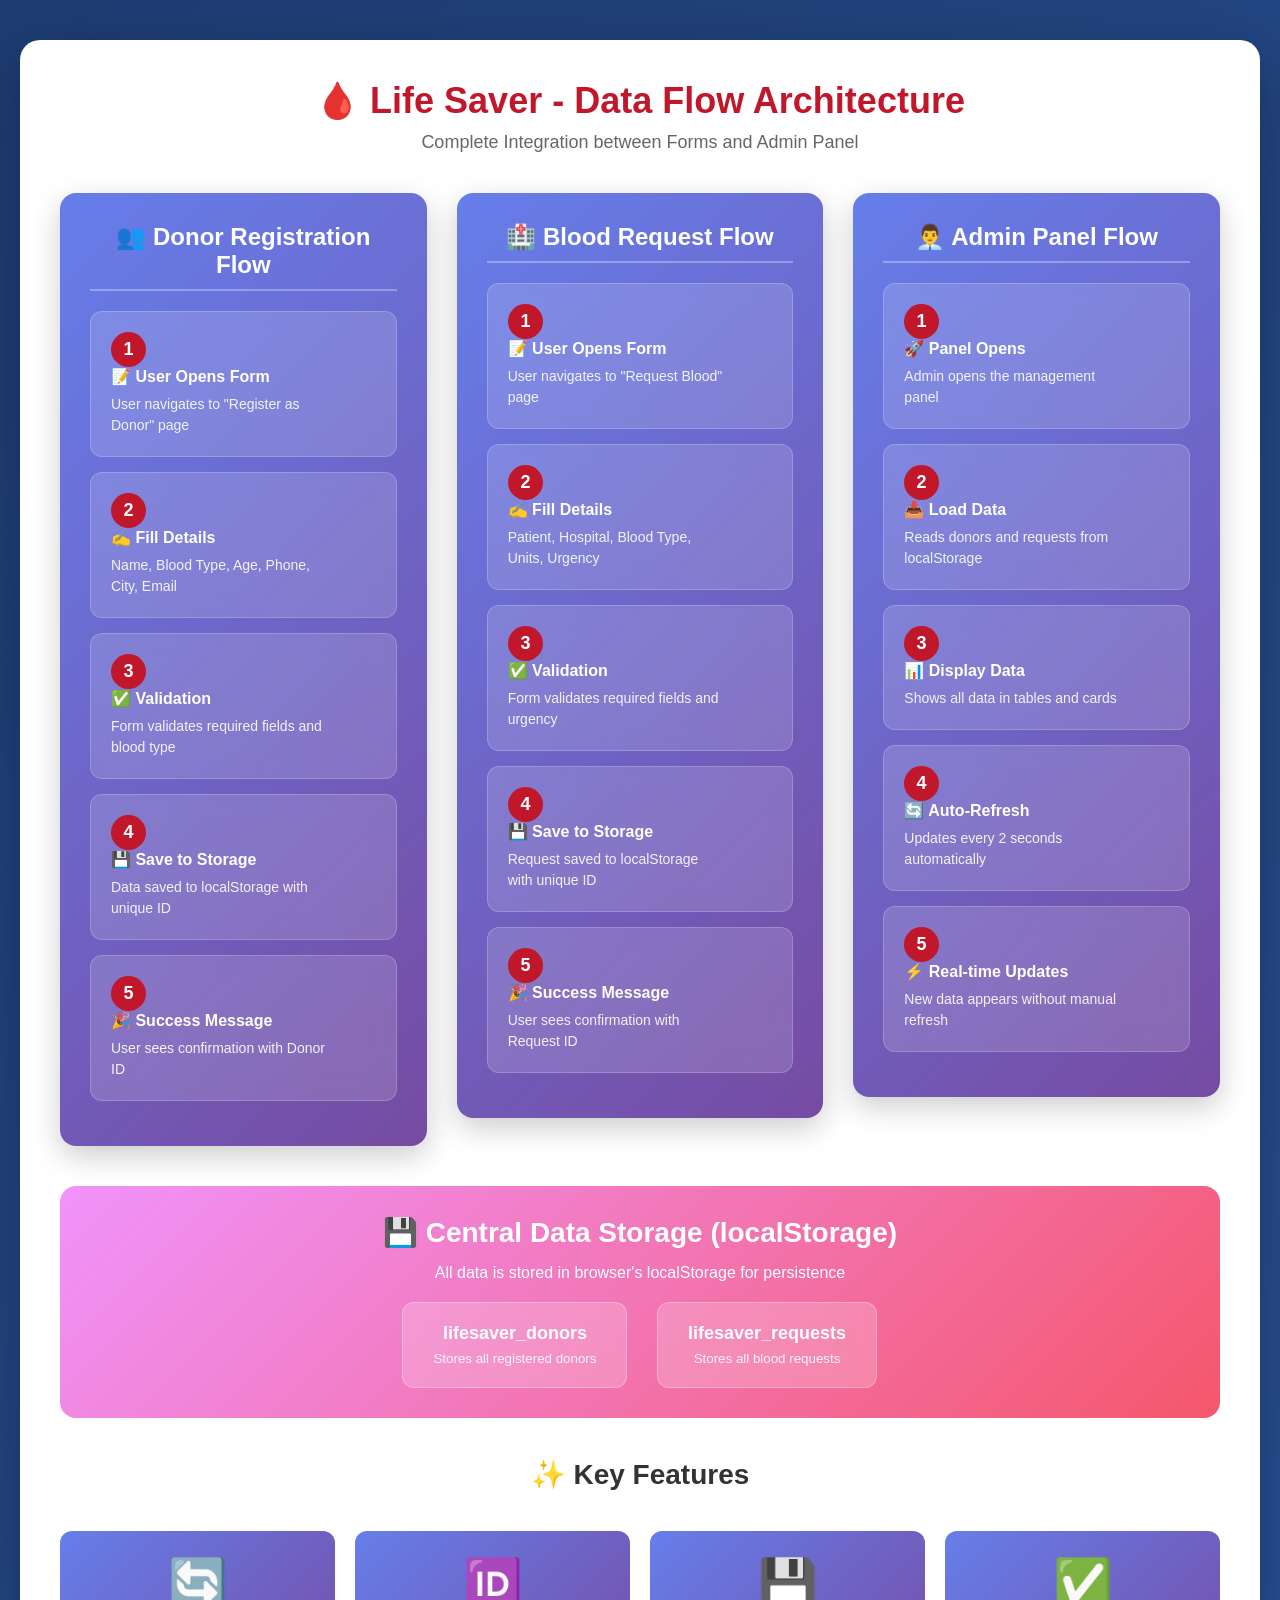
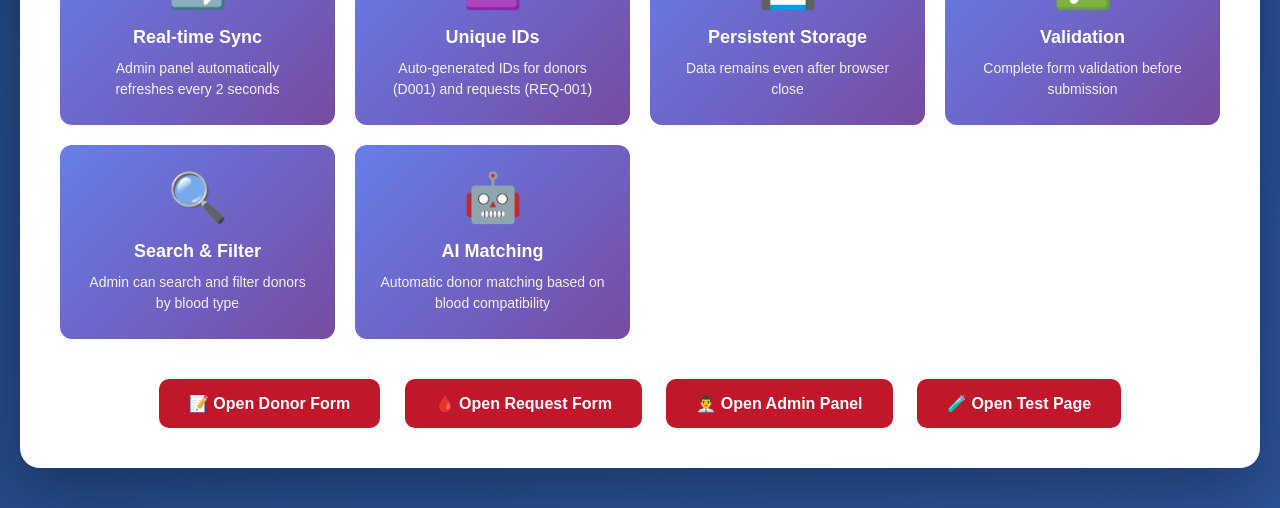
<file: blood donation/flow-diagram.html>
<!DOCTYPE html>
<html lang="en">
<head>
  <meta charset="UTF-8">
  <meta name="viewport" content="width=device-width, initial-scale=1.0">
  <title>Life Saver - Data Flow Diagram</title>
  <style>
    * { margin: 0; padding: 0; box-sizing: border-box; }
    body {
      font-family: 'Segoe UI', Tahoma, Geneva, Verdana, sans-serif;
      background: linear-gradient(135deg, #1e3c72 0%, #2a5298 100%);
      padding: 40px 20px;
      min-height: 100vh;
    }
    .container {
      max-width: 1400px;
      margin: 0 auto;
      background: white;
      border-radius: 20px;
      padding: 40px;
      box-shadow: 0 20px 60px rgba(0,0,0,0.3);
    }
    h1 {
      color: #c0182a;
      text-align: center;
      margin-bottom: 10px;
      font-size: 36px;
    }
    .subtitle {
      text-align: center;
      color: #666;
      margin-bottom: 40px;
      font-size: 18px;
    }
    .flow-container {
      display: flex;
      justify-content: space-between;
      align-items: flex-start;
      gap: 30px;
      margin-bottom: 40px;
      flex-wrap: wrap;
    }
    .flow-section {
      flex: 1;
      min-width: 300px;
      background: linear-gradient(135deg, #667eea 0%, #764ba2 100%);
      border-radius: 16px;
      padding: 30px;
      color: white;
      box-shadow: 0 10px 30px rgba(0,0,0,0.2);
    }
    .flow-section h2 {
      font-size: 24px;
      margin-bottom: 20px;
      text-align: center;
      border-bottom: 2px solid rgba(255,255,255,0.3);
      padding-bottom: 10px;
    }
    .flow-step {
      background: rgba(255,255,255,0.15);
      backdrop-filter: blur(10px);
      border-radius: 12px;
      padding: 20px;
      margin-bottom: 15px;
      border: 1px solid rgba(255,255,255,0.2);
      transition: all 0.3s;
    }
    .flow-step:hover {
      transform: translateY(-5px);
      box-shadow: 0 10px 25px rgba(0,0,0,0.3);
      background: rgba(255,255,255,0.25);
    }
    .step-number {
      display: inline-block;
      width: 35px;
      height: 35px;
      background: #c0182a;
      color: white;
      border-radius: 50%;
      text-align: center;
      line-height: 35px;
      font-weight: bold;
      margin-right: 12px;
      font-size: 18px;
    }
    .step-title {
      font-weight: 600;
      font-size: 16px;
      margin-bottom: 8px;
    }
    .step-desc {
      font-size: 14px;
      opacity: 0.9;
      line-height: 1.5;
    }
    .arrow {
      text-align: center;
      font-size: 40px;
      color: #c0182a;
      margin: 20px 0;
    }
    .storage-box {
      background: linear-gradient(135deg, #f093fb 0%, #f5576c 100%);
      border-radius: 16px;
      padding: 30px;
      margin: 40px 0;
      color: white;
      text-align: center;
    }
    .storage-box h2 {
      font-size: 28px;
      margin-bottom: 15px;
    }
    .storage-items {
      display: flex;
      justify-content: center;
      gap: 30px;
      margin-top: 20px;
      flex-wrap: wrap;
    }
    .storage-item {
      background: rgba(255,255,255,0.2);
      backdrop-filter: blur(10px);
      border-radius: 12px;
      padding: 20px 30px;
      border: 1px solid rgba(255,255,255,0.3);
    }
    .storage-item strong {
      display: block;
      font-size: 18px;
      margin-bottom: 5px;
    }
    .storage-item small {
      opacity: 0.9;
    }
    .features-grid {
      display: grid;
      grid-template-columns: repeat(auto-fit, minmax(250px, 1fr));
      gap: 20px;
      margin-top: 40px;
    }
    .feature-card {
      background: linear-gradient(135deg, #667eea 0%, #764ba2 100%);
      border-radius: 12px;
      padding: 25px;
      color: white;
      text-align: center;
      transition: all 0.3s;
    }
    .feature-card:hover {
      transform: translateY(-5px);
      box-shadow: 0 10px 30px rgba(0,0,0,0.3);
    }
    .feature-icon {
      font-size: 48px;
      margin-bottom: 15px;
    }
    .feature-title {
      font-size: 18px;
      font-weight: 600;
      margin-bottom: 10px;
    }
    .feature-desc {
      font-size: 14px;
      opacity: 0.9;
      line-height: 1.5;
    }
    .btn-container {
      text-align: center;
      margin-top: 40px;
    }
    .btn {
      display: inline-block;
      background: #c0182a;
      color: white;
      padding: 15px 30px;
      border-radius: 10px;
      text-decoration: none;
      font-weight: 600;
      margin: 0 10px;
      transition: all 0.3s;
      border: none;
      cursor: pointer;
      font-size: 16px;
    }
    .btn:hover {
      background: #a01525;
      transform: translateY(-3px);
      box-shadow: 0 10px 25px rgba(192, 24, 42, 0.4);
    }
    @keyframes pulse {
      0%, 100% { transform: scale(1); }
      50% { transform: scale(1.05); }
    }
    .pulse {
      animation: pulse 2s infinite;
    }
  </style>
</head>
<body>
  <div class="container">
    <h1>🩸 Life Saver - Data Flow Architecture</h1>
    <p class="subtitle">Complete Integration between Forms and Admin Panel</p>

    <div class="flow-container">
      <!-- Donor Registration Flow -->
      <div class="flow-section">
        <h2>👥 Donor Registration Flow</h2>
        
        <div class="flow-step">
          <div class="step-number">1</div>
          <div style="display: inline-block; vertical-align: top; width: calc(100% - 50px);">
            <div class="step-title">📝 User Opens Form</div>
            <div class="step-desc">User navigates to "Register as Donor" page</div>
          </div>
        </div>

        <div class="flow-step">
          <div class="step-number">2</div>
          <div style="display: inline-block; vertical-align: top; width: calc(100% - 50px);">
            <div class="step-title">✍️ Fill Details</div>
            <div class="step-desc">Name, Blood Type, Age, Phone, City, Email</div>
          </div>
        </div>

        <div class="flow-step">
          <div class="step-number">3</div>
          <div style="display: inline-block; vertical-align: top; width: calc(100% - 50px);">
            <div class="step-title">✅ Validation</div>
            <div class="step-desc">Form validates required fields and blood type</div>
          </div>
        </div>

        <div class="flow-step">
          <div class="step-number">4</div>
          <div style="display: inline-block; vertical-align: top; width: calc(100% - 50px);">
            <div class="step-title">💾 Save to Storage</div>
            <div class="step-desc">Data saved to localStorage with unique ID</div>
          </div>
        </div>

        <div class="flow-step">
          <div class="step-number">5</div>
          <div style="display: inline-block; vertical-align: top; width: calc(100% - 50px);">
            <div class="step-title">🎉 Success Message</div>
            <div class="step-desc">User sees confirmation with Donor ID</div>
          </div>
        </div>
      </div>

      <!-- Blood Request Flow -->
      <div class="flow-section">
        <h2>🏥 Blood Request Flow</h2>
        
        <div class="flow-step">
          <div class="step-number">1</div>
          <div style="display: inline-block; vertical-align: top; width: calc(100% - 50px);">
            <div class="step-title">📝 User Opens Form</div>
            <div class="step-desc">User navigates to "Request Blood" page</div>
          </div>
        </div>

        <div class="flow-step">
          <div class="step-number">2</div>
          <div style="display: inline-block; vertical-align: top; width: calc(100% - 50px);">
            <div class="step-title">✍️ Fill Details</div>
            <div class="step-desc">Patient, Hospital, Blood Type, Units, Urgency</div>
          </div>
        </div>

        <div class="flow-step">
          <div class="step-number">3</div>
          <div style="display: inline-block; vertical-align: top; width: calc(100% - 50px);">
            <div class="step-title">✅ Validation</div>
            <div class="step-desc">Form validates required fields and urgency</div>
          </div>
        </div>

        <div class="flow-step">
          <div class="step-number">4</div>
          <div style="display: inline-block; vertical-align: top; width: calc(100% - 50px);">
            <div class="step-title">💾 Save to Storage</div>
            <div class="step-desc">Request saved to localStorage with unique ID</div>
          </div>
        </div>

        <div class="flow-step">
          <div class="step-number">5</div>
          <div style="display: inline-block; vertical-align: top; width: calc(100% - 50px);">
            <div class="step-title">🎉 Success Message</div>
            <div class="step-desc">User sees confirmation with Request ID</div>
          </div>
        </div>
      </div>

      <!-- Admin Panel Flow -->
      <div class="flow-section">
        <h2>👨‍💼 Admin Panel Flow</h2>
        
        <div class="flow-step">
          <div class="step-number">1</div>
          <div style="display: inline-block; vertical-align: top; width: calc(100% - 50px);">
            <div class="step-title">🚀 Panel Opens</div>
            <div class="step-desc">Admin opens the management panel</div>
          </div>
        </div>

        <div class="flow-step">
          <div class="step-number">2</div>
          <div style="display: inline-block; vertical-align: top; width: calc(100% - 50px);">
            <div class="step-title">📥 Load Data</div>
            <div class="step-desc">Reads donors and requests from localStorage</div>
          </div>
        </div>

        <div class="flow-step">
          <div class="step-number">3</div>
          <div style="display: inline-block; vertical-align: top; width: calc(100% - 50px);">
            <div class="step-title">📊 Display Data</div>
            <div class="step-desc">Shows all data in tables and cards</div>
          </div>
        </div>

        <div class="flow-step">
          <div class="step-number">4</div>
          <div style="display: inline-block; vertical-align: top; width: calc(100% - 50px);">
            <div class="step-title">🔄 Auto-Refresh</div>
            <div class="step-desc">Updates every 2 seconds automatically</div>
          </div>
        </div>

        <div class="flow-step">
          <div class="step-number">5</div>
          <div style="display: inline-block; vertical-align: top; width: calc(100% - 50px);">
            <div class="step-title">⚡ Real-time Updates</div>
            <div class="step-desc">New data appears without manual refresh</div>
          </div>
        </div>
      </div>
    </div>

    <!-- Storage Box -->
    <div class="storage-box pulse">
      <h2>💾 Central Data Storage (localStorage)</h2>
      <p>All data is stored in browser's localStorage for persistence</p>
      <div class="storage-items">
        <div class="storage-item">
          <strong>lifesaver_donors</strong>
          <small>Stores all registered donors</small>
        </div>
        <div class="storage-item">
          <strong>lifesaver_requests</strong>
          <small>Stores all blood requests</small>
        </div>
      </div>
    </div>

    <!-- Features Grid -->
    <h2 style="text-align: center; color: #333; margin-bottom: 20px; font-size: 28px;">✨ Key Features</h2>
    <div class="features-grid">
      <div class="feature-card">
        <div class="feature-icon">🔄</div>
        <div class="feature-title">Real-time Sync</div>
        <div class="feature-desc">Admin panel automatically refreshes every 2 seconds</div>
      </div>

      <div class="feature-card">
        <div class="feature-icon">🆔</div>
        <div class="feature-title">Unique IDs</div>
        <div class="feature-desc">Auto-generated IDs for donors (D001) and requests (REQ-001)</div>
      </div>

      <div class="feature-card">
        <div class="feature-icon">💾</div>
        <div class="feature-title">Persistent Storage</div>
        <div class="feature-desc">Data remains even after browser close</div>
      </div>

      <div class="feature-card">
        <div class="feature-icon">✅</div>
        <div class="feature-title">Validation</div>
        <div class="feature-desc">Complete form validation before submission</div>
      </div>

      <div class="feature-card">
        <div class="feature-icon">🔍</div>
        <div class="feature-title">Search & Filter</div>
        <div class="feature-desc">Admin can search and filter donors by blood type</div>
      </div>

      <div class="feature-card">
        <div class="feature-icon">🤖</div>
        <div class="feature-title">AI Matching</div>
        <div class="feature-desc">Automatic donor matching based on blood compatibility</div>
      </div>
    </div>

    <!-- Action Buttons -->
    <div class="btn-container">
      <button class="btn" onclick="window.open('register as donor.html', '_blank')">
        📝 Open Donor Form
      </button>
      <button class="btn" onclick="window.open('Request Blood.html', '_blank')">
        🩸 Open Request Form
      </button>
      <button class="btn" onclick="window.open('admin panel.html', '_blank')">
        👨‍💼 Open Admin Panel
      </button>
      <button class="btn" onclick="window.open('test-integration.html', '_blank')">
        🧪 Open Test Page
      </button>
    </div>
  </div>

  <script>
    console.log('🩸 Life Saver Data Flow Diagram loaded successfully!');
    console.log('📊 Current Data:');
    console.log('Donors:', JSON.parse(localStorage.getItem('lifesaver_donors') || '[]').length);
    console.log('Requests:', JSON.parse(localStorage.getItem('lifesaver_requests') || '[]').length);
  </script>
</body>
</html>
</file>
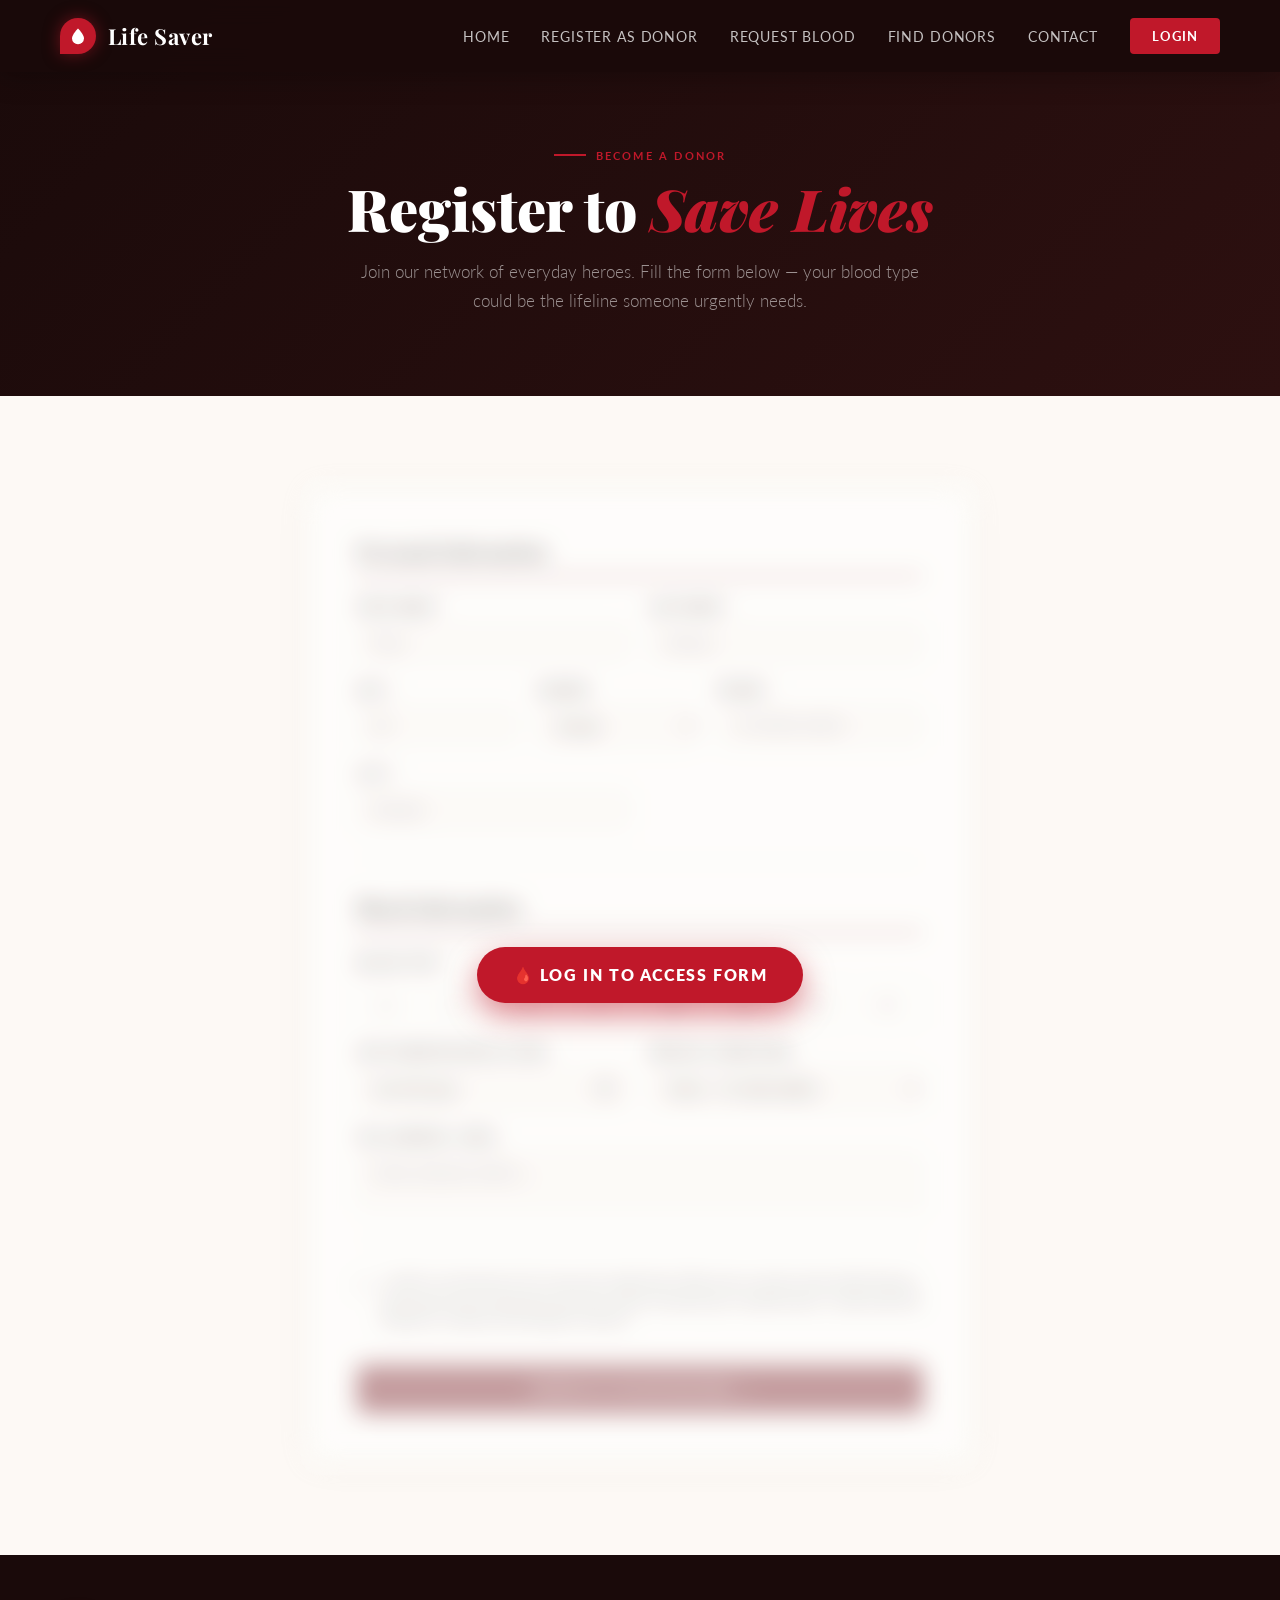
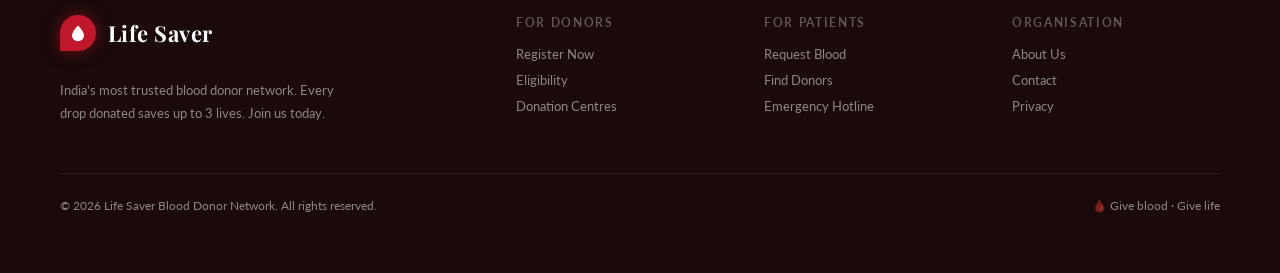
<file: blood donation/register as donor.html>
<!DOCTYPE html>
<html lang="en">

<head>
  <meta charset="UTF-8">
  <meta name="viewport" content="width=device-width, initial-scale=1.0, user-scalable=yes">
  <title>Life Saver | Register as a Donor</title>
  <link
    href="https://fonts.googleapis.com/css2?family=Playfair+Display:ital,wght@0,400;0,700;0,900;1,400;1,700&family=Lato:wght@300;400;700&display=swap"
    rel="stylesheet">

        <link rel="stylesheet" href="/style/register.css">

</head>

<body>

  <div id="app">
    <!-- navigation (consistent with crimson branding) -->
    <nav class="nav">
      <div class="nav-logo" onclick="scrollToTop()">
        <div class="nav-logo-drop">
          <svg viewBox="0 0 24 24">
            <path d="M12 2C12 2 4 10 4 15a8 8 0 0016 0C20 10 12 2 12 2z" />
          </svg>
        </div>
        <div class="nav-logo-text">Life Saver</div>
      </div>
      <div class="nav-links">
        <a href="index.html" class="nav-link">Home</a>
        <a href="register as donor.html" class="nav-link">Register as Donor</a>
        <a href="Request Blood.html" class="nav-link">Request Blood</a>
        <a href="find donor.html" class="nav-link">Find Donors</a>
        <a href="Contact.html" class="nav-link">Contact</a>
        <button class="nav-cta" id="loginNavBtn" onclick="openLoginModal()">Login</button>
      </div>
      <div class="nav-toggle" id="navToggle" onclick="toggleMobileMenu()">
        <span></span><span></span><span></span>
      </div>
    </nav>

    <!-- hero register section -->
    <div class="register-hero">
      <div class="section-tag">
        <div class="section-tag-line"></div>
        <div class="section-tag-text">Become a Donor</div>
      </div>
      <h2 class="section-h2">Register to <em>Save Lives</em></h2>
      <p class="section-sub">Join our network of everyday heroes. Fill the form below — your blood type could be the
        lifeline someone urgently needs.</p>
    </div>

    <!-- main registration form -->
    <div class="register-body">
      <div id="formSectionLock" class="form-lock-wrapper locked">
        <div class="lock-overlay">
          <button class="lock-btn" onclick="window.location.href='index.html?triggerLogin=true'">🩸 LOG IN TO ACCESS FORM</button>
        </div>
        <div class="form-card" id="donorFormCard">
          <div class="form-section-title">Personal Information</div>
          <div class="form-row">
            <div class="field"><label>First Name *</label><input type="text" id="regFname" placeholder="Priya"
                autocomplete="given-name"></div>
            <div class="field"><label>Last Name *</label><input type="text" id="regLname" placeholder="Sharma"
                autocomplete="family-name"></div>
          </div>
          <div class="form-row triple">
            <div class="field"><label>Age *</label><input type="number" id="regAge" placeholder="28" min="18" max="65">
            </div>
            <div class="field"><label>Gender</label><select id="regGender">
                <option>Female</option>
                <option>Male</option>
                <option>Other</option>
              </select></div>
            <div class="field"><label>Phone *</label><input type="tel" id="regPhone" placeholder="+91 98765 43210"
                autocomplete="tel"></div>
          </div>
          <div class="form-row">
            <div class="field"><label>City *</label><input type="text" id="regCity" placeholder="Mumbai"></div>
          </div>

          <div class="form-divider"></div>
          <div class="form-section-title">Blood Information</div>
          <div class="field" style="margin-bottom: 20px;">
            <label>Blood Type *</label>
            <div class="blood-type-selector" id="bloodGroupSelector">
              <div class="bts-option" data-bt="A+">A+</div>
              <div class="bts-option" data-bt="A-">A−</div>
              <div class="bts-option" data-bt="B+">B+</div>
              <div class="bts-option" data-bt="B-">B−</div>
              <div class="bts-option" data-bt="AB+">AB+</div>
              <div class="bts-option" data-bt="AB-">AB−</div>
              <div class="bts-option" data-bt="O+">O+</div>
              <div class="bts-option" data-bt="O-">O−</div>
            </div>
            <input type="hidden" id="regBloodHidden">
          </div>

          <div class="form-row">
            <div class="field"><label>Last Donation Date (if any)</label><input type="date" id="regLastDon"></div>
            <div class="field"><label>Medical Conditions</label><select id="regMedical">
                <option value="none">None — I'm fully healthy</option>
                <option>Diabetes (controlled)</option>
                <option>Hypertension (controlled)</option>
                <option>Other (minor)</option>
              </select></div>
          </div>
          <div class="form-row single">
            <div class="field"><label>Full Address / Area</label><textarea id="regAddress"
                placeholder="Street, landmark, district…"></textarea></div>
          </div>

          <div class="form-divider"></div>
          <div style="display:flex; align-items:flex-start; gap:12px; margin-bottom: 28px;">
            <input type="checkbox" id="regConsent"
              style="margin-top:4px; width:18px; height:18px; accent-color: var(--red);">
            <label for="regConsent" style="font-size:13px; color:#555; line-height:1.5; font-weight:400;">I confirm I am
              between 18–65 years old, weigh above 50kg, have no major transmissible diseases, and consent to be
              contacted
              by Life Saver when my blood type is needed nearby. I understand that donation is voluntary and medically
              screened.</label>
          </div>

          <button class="form-submit" id="registerBtn">Complete Registration →</button>

          <div class="success-banner" id="regSuccessBanner">
            <div class="success-icon">🩸❤️</div>
            <h3>Welcome to the Life Saver Family!</h3>
            <p id="regSuccessMsg">You're now a registered donor. You'll receive alerts when blood is needed in your
              area.
            </p>
          </div>
        </div>
      </div>
    </div>

    <!-- footer similar to original style -->
    <footer class="footer">
      <div class="footer-grid">
        <div class="footer-brand">
          <div class="nav-logo" style="display:inline-flex">
            <div class="nav-logo-drop"><svg viewBox="0 0 24 24">
                <path d="M12 2C12 2 4 10 4 15a8 8 0 0016 0C20 10 12 2 12 2z" />
              </svg></div>
            <div class="nav-logo-text">Life Saver</div>
          </div>
          <p style="margin-top:12px">India's most trusted blood donor network. Every drop donated saves up to 3 lives.
            Join us today.</p>
        </div>
        <div class="footer-col">
          <h4>For Donors</h4><span onclick="scrollToForm()">Register Now</span><span>Eligibility</span><span>Donation
            Centres</span>
        </div>
        <div class="footer-col">
          <h4>For Patients</h4><span>Request Blood</span><span>Find Donors</span><span>Emergency Hotline</span>
        </div>
        <div class="footer-col">
          <h4>Organisation</h4><span>About Us</span><span>Contact</span><span>Privacy</span>
        </div>
      </div>
      <div class="footer-bottom"><span>© 2026 Life Saver Blood Donor Network. All rights reserved.</span><span>🩸 Give
          blood · Give life</span></div>
    </footer>
  </div>

  <div class="toast-panel" id="toastPanel"></div>

    <style>
      .locked { pointer-events: none; }
    </style>

    <script>
      // ---------- GLOBAL donor storage (in-memory demo registry) ----------
      let registeredDonors = [];   // stores local donor objects

      // blood type selection state
      let selectedBloodType = '';

      // DOM elements
      const bloodOptions = document.querySelectorAll('#bloodGroupSelector .bts-option');
      const regBloodHidden = document.getElementById('regBloodHidden');
      const regFname = document.getElementById('regFname');
      const regLname = document.getElementById('regLname');
      const regAge = document.getElementById('regAge');
      const regPhone = document.getElementById('regPhone');
      const regCity = document.getElementById('regCity');
      const regConsent = document.getElementById('regConsent');
      const regSuccessBanner = document.getElementById('regSuccessBanner');
      const regSuccessMsgSpan = document.getElementById('regSuccessMsg');
      const registerBtn = document.getElementById('registerBtn');

      // initialize blood type selection UI
      function initBloodSelector() {
        bloodOptions.forEach(opt => {
          opt.addEventListener('click', function (e) {
            // remove selected class from all
            bloodOptions.forEach(o => o.classList.remove('selected'));
            this.classList.add('selected');
            const btValue = this.getAttribute('data-bt');
            selectedBloodType = btValue;
            if (regBloodHidden) regBloodHidden.value = btValue;
          });
        });
      }

      // toast notification
      function showToast(type, title, message) {
        const panel = document.getElementById('toastPanel');
        const toast = document.createElement('div');
        toast.className = `toast`;
        const iconMap = { red: '🚨', green: '✅', gold: '⚡', blue: 'ℹ️' };
        const icon = iconMap[type] || '🩸';
        toast.innerHTML = `
      <div class="toast-icon">${icon}</div>
      <div><div class="toast-title">${title}</div><div class="toast-msg">${message}</div></div>
      <button class="toast-x" onclick="this.parentElement.remove()">×</button>
      <div class="toast-bar" style="width:100%"></div>
    `;
        panel.appendChild(toast);
        const bar = toast.querySelector('.toast-bar');
        const duration = 5000;
        bar.style.transition = `width ${duration}ms linear`;
        requestAnimationFrame(() => { requestAnimationFrame(() => { bar.style.width = '0%'; }); });
        setTimeout(() => {
          toast.style.opacity = '0';
          toast.style.transition = 'opacity 0.3s';
          setTimeout(() => toast.remove(), 300);
        }, duration);
      }

      // ===== AUTH GUARD =====
      let currentUser = null;
      let pendingNavUrl = null;

      function getSession() {
        try { return JSON.parse(sessionStorage.getItem('lifesaver_user')); } catch (e) { return null; }
      }

      function checkLoginSession() {
        const s = getSession();
        if (s && s.email) {
          const name = s.email.split('@')[0];
          currentUser = { email: s.email, name: name.charAt(0).toUpperCase() + name.slice(1) };
          unlockForm();
          // Hide login button
          const btn = document.getElementById('loginNavBtn');
          if (btn) btn.style.display = 'none';
        } else {
          lockForm();
        }
      }

      function toggleProfileDropdown() {
        document.getElementById('profileDropdown').classList.toggle('show');
      }

      function updateUIAfterLogin() {
        document.getElementById('loginNavBtn').style.display = 'none';
        document.getElementById('profileSection').style.display = 'block';
        document.getElementById('profileName').textContent = currentUser.name;
        document.getElementById('profileEmail').textContent = currentUser.email;
        document.getElementById('profileDonorId').textContent = "Donor ID: D-" + Math.floor(1000 + Math.random() * 9000);
        document.getElementById('profileBtn').textContent = currentUser.name.charAt(0).toUpperCase();
      }

      function lockForm() {
        const lock = document.getElementById('formSectionLock');
        if (lock) lock.classList.add('locked');
      }

      function unlockForm() {
        const lock = document.getElementById('formSectionLock');
        if (lock) lock.classList.remove('locked');
      }

      function openLoginModal() {
        document.getElementById('authLoginModal').classList.add('show');
        document.getElementById('authLoginError').style.display = 'none';
      }

      function closeLoginModal() {
        document.getElementById('authLoginModal').classList.remove('show');
      }

      function performLogin() {
        const email = document.getElementById('authEmail').value.trim();
        if (!email || !email.includes('@')) {
          document.getElementById('authLoginError').style.display = 'block';
          return;
        }
        const name = email.split('@')[0];
        sessionStorage.setItem('lifesaver_user', JSON.stringify({ email }));
        showToast('green', 'Welcome!', `Logging in...`);
        setTimeout(() => {
          window.location.href = 'index.html?view=profile';
        }, 1000);
        if (pendingNavUrl) { const u = pendingNavUrl; pendingNavUrl = null; setTimeout(() => window.location.href = u, 300); }
      }

      function logoutUser() {
        currentUser = null;
        sessionStorage.removeItem('lifesaver_user');
        showNavLogin();
        showToast('gold', 'Logged Out', 'You have been signed out.');
      }
      // ===== END AUTH GUARD =====

      // validation and submit
      function submitDonorRegistration() {
        // Auth guard
        if (!currentUser) {
          showToast('gold', '🔒 Login Required', 'Please log in to register as a donor.');
          openLoginModal();
          return false;
        }
        // get values
        const firstName = regFname.value.trim();
        const lastName = regLname.value.trim();
        const age = parseInt(regAge.value);
        const phone = regPhone.value.trim();
        const city = regCity.value.trim();
        const email = currentUser.email;
        const lastDon = document.getElementById('regLastDon').value;
        const medicalCond = document.getElementById('regMedical').value;
        const address = document.getElementById('regAddress').value.trim();
        const gender = document.getElementById('regGender').value;
        const consent = regConsent.checked;

        // validations
        if (!firstName || !lastName) {
          showToast('red', 'Missing Information', 'Please enter your full name.');
          return false;
        }
        if (!selectedBloodType) {
          showToast('red', 'Blood Type Required', 'Please select your blood type (A+, B-, O+, etc).');
          return false;
        }
        if (!phone) {
          showToast('red', 'Phone Required', 'Mobile number is mandatory for emergency matching.');
          return false;
        }
        if (!city) {
          showToast('red', 'City Required', 'Your city helps us match local requests.');
          return false;
        }
        if (isNaN(age) || age < 18 || age > 65) {
          showToast('red', 'Eligibility Issue', 'Age must be between 18 and 65 years.');
          return false;
        }
        if (!consent) {
          showToast('red', 'Consent Required', 'Please accept the terms and confirm eligibility to register.');
          return false;
        }

        // generate donor id (demo)
        const donorId = 'D' + Math.floor(Math.random() * 900 + 100);
        const fullName = `${firstName} ${lastName}`;
        const newDonor = {
          id: donorId,
          name: fullName,
          blood: selectedBloodType,
          age: parseInt(age) || 0,
          phone: phone,
          city: city,
          email: email || 'not provided',
          last: lastDon || '—',
          medical: medicalCond,
          address: address,
          gender: gender,
          status: 'Active',
          donations: 0,
          registeredAt: new Date().toLocaleString()
        };

        // Sync with global database
        const existing = JSON.parse(localStorage.getItem('lifesaver_donors') || '[]');
        existing.unshift(newDonor);
        localStorage.setItem('lifesaver_donors', JSON.stringify(existing));

        registeredDonors = existing;

        // show success banner with details
        regSuccessMsgSpan.innerHTML = `Thank you ${fullName}! Your donor ID is ${donorId}. Blood type: ${selectedBloodType}. We'll notify you when ${selectedBloodType} is needed near ${city}. Together we save lives.`;
        regSuccessBanner.style.display = 'block';

        // scroll success into view
        regSuccessBanner.scrollIntoView({ behavior: 'smooth', block: 'center' });

        // show toast
        showToast('green', '🎉 Registration Successful', `${fullName} (${selectedBloodType}) joined the donor network.`);

        // clear sensitive fields optionally? keep but maybe reset later? We reset only the blood selection style and keep data for demo.
        // but we don't reset full form for consecutive registrations - user can register multiple? but typical one per person.
        // for better UX we keep the form as is, but you could optionally reset.
        // reset blood type highlight and selected flag? but we keep it.
        // and disable submit? no, allow multiple registrations? demo purpose, but we just show banner.
        // also we disable double submission visual effect
        registerBtn.disabled = false;
        return true;
      }

      // helper: scroll to register form
      function scrollToForm() {
        document.querySelector('.register-body').scrollIntoView({ behavior: 'smooth' });
      }
      function scrollToTop() {
        window.scrollTo({ top: 0, behavior: 'smooth' });
      }

      // load any existing donors from localStorage for demo stats (optional)
      function loadDemoStats() {
        const stored = localStorage.getItem('lifesaver_donors');
        if (stored) {
          try {
            registeredDonors = JSON.parse(stored);
          } catch (e) { }
        }
      }

      // add navigation link smooth to home demo
      document.querySelectorAll('.nav-link, .footer-col span').forEach(el => {
        if (el.innerText.includes('Home') || el.innerText.includes('Request Blood') || el.innerText.includes('Find Donors') || el.innerText.includes('Contact')) {
          el.addEventListener('click', function (e) {
            showToast('gold', '✨ Navigation', 'This is a focused donor registration preview. Main website sections are fully functional in the complete Crimson platform.');
          });
        }
      });

      // handle register button click
      registerBtn.addEventListener('click', (e) => {
        e.preventDefault();
        submitDonorRegistration();
      });

      // add enter key support for some fields (optional)
      const formInputs = document.querySelectorAll('#donorFormCard input, #donorFormCard select, #donorFormCard textarea');
      formInputs.forEach(input => {
        input.addEventListener('keypress', (e) => {
          if (e.key === 'Enter' && (e.target.tagName === 'INPUT' || e.target.tagName === 'TEXTAREA')) {
            e.preventDefault();
            if (e.target.id === 'regAddress') return;
            submitDonorRegistration();
          }
        });
      });

      // initialise
      initBloodSelector();
      loadDemoStats();
      checkLoginSession();
      // set default dummy demo data to showcase (optional)
      if (registeredDonors.length === 0) {
        // Preload nothing, but we show empty.
      }

      function toggleMobileMenu() {
        const links = document.querySelector('.nav-links');
        links.classList.toggle('open');
      }

      // For console info
      console.log('Crimson donor registration ready — every registration helps save lives.');
    </script>
</body>

</html>
</file>
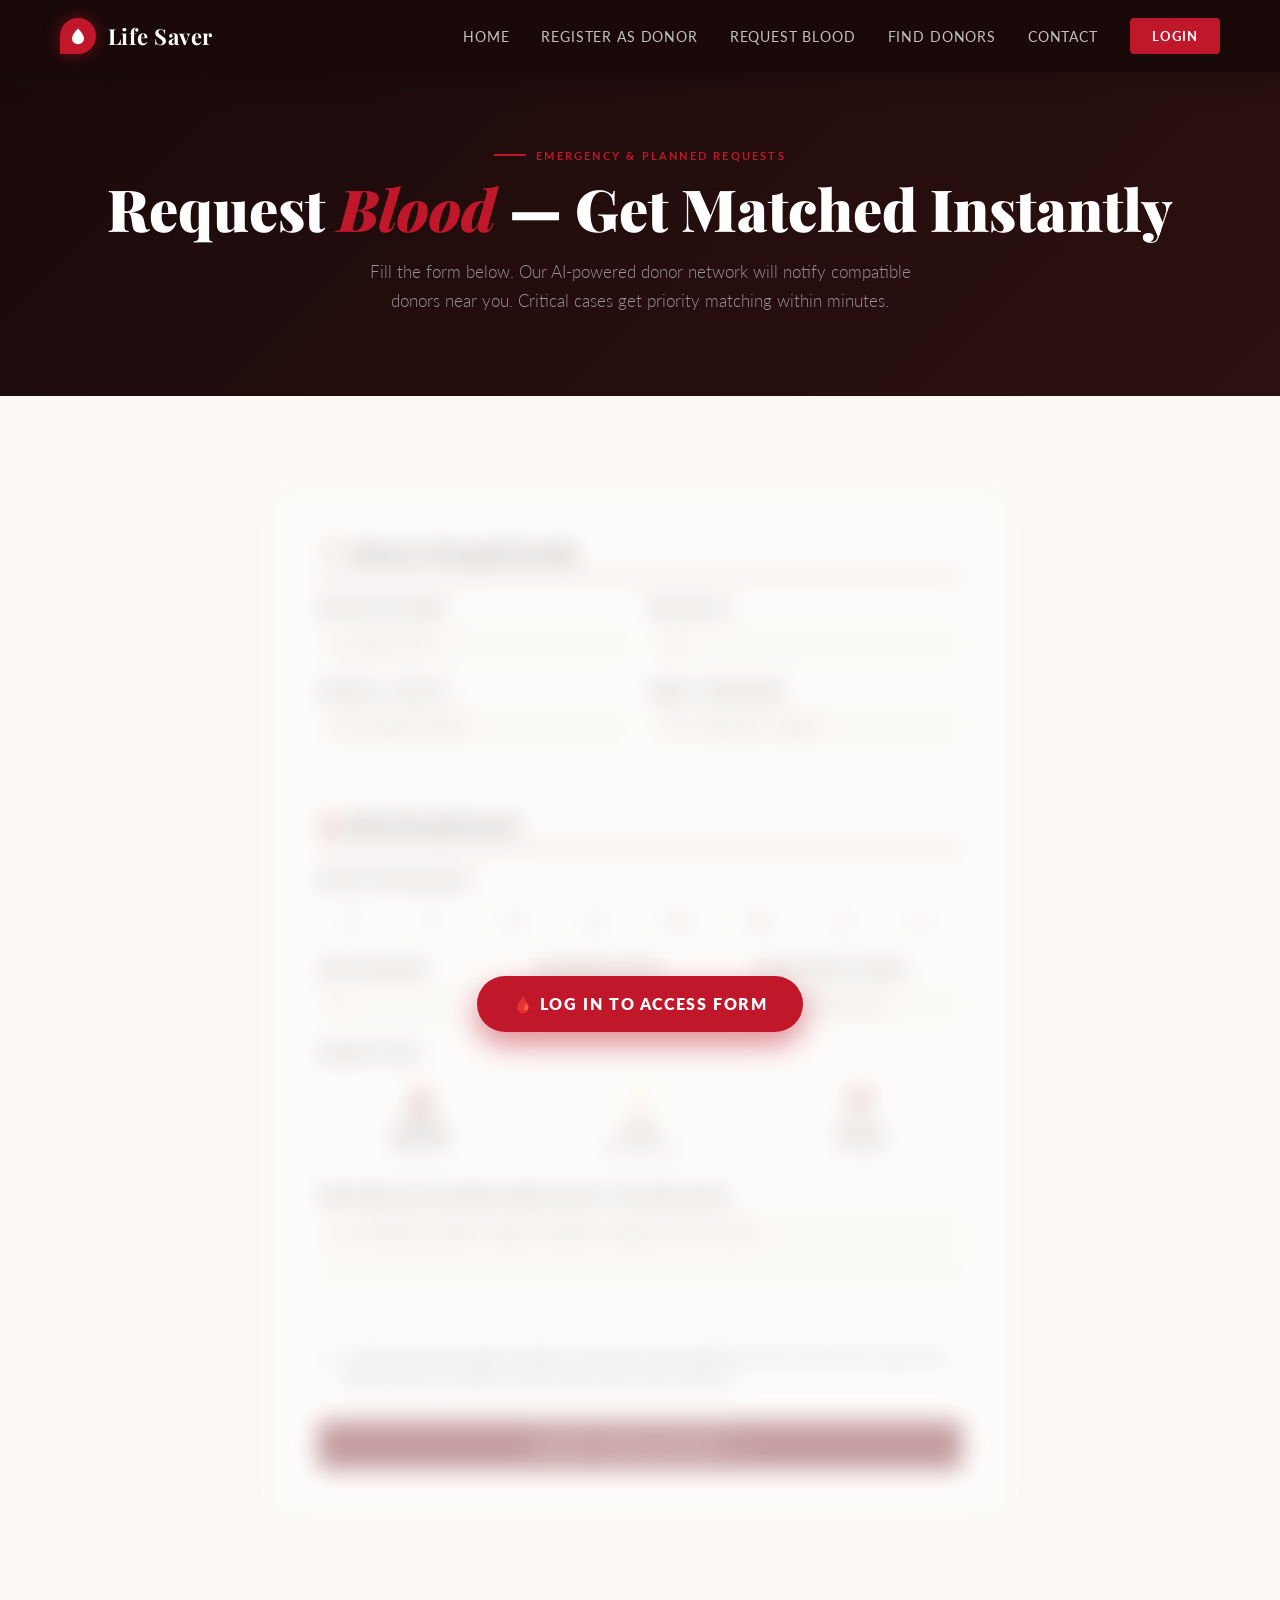
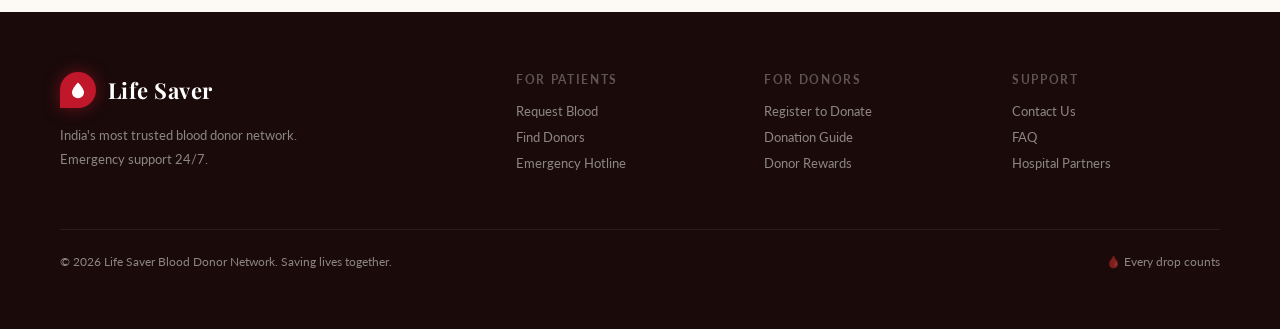
<file: blood donation/Request Blood.html>
<!DOCTYPE html>
<html lang="en">

<head>
  <meta charset="UTF-8">
  <meta name="viewport" content="width=device-width, initial-scale=1.0, user-scalable=yes">
  <title>Life Saver | Request Blood – Emergency & Planned Support</title>
  <link
    href="https://fonts.googleapis.com/css2?family=Playfair+Display:ital,wght@0,400;0,700;0,900;1,400;1,700&family=Lato:wght@300;400;700&display=swap"
    rel="stylesheet">

        <link rel="stylesheet" href="/style/request.css">

</head>

<body>

  <div id="app">
    <!-- navigation -->
    <nav class="nav">
      <div class="nav-logo" onclick="window.location.href='#'">
        <div class="nav-logo-drop"><svg viewBox="0 0 24 24">
            <path d="M12 2C12 2 4 10 4 15a8 8 0 0016 0C20 10 12 2 12 2z" />
          </svg></div>
        <div class="nav-logo-text">Life Saver</div>
      </div>
      <div class="nav-links">
        <a href="index.html" class="nav-link">Home</a>
        <a href="register as donor.html" class="nav-link">Register as Donor</a>
        <a href="Request Blood.html" class="nav-link">Request Blood</a>
        <a href="find donor.html" class="nav-link">Find Donors</a>
        <a href="Contact.html" class="nav-link">Contact</a>
        <button class="nav-cta" id="loginNavBtn" onclick="openLoginModal()">Login</button>
      </div>
      <div class="nav-toggle" id="navToggle" onclick="toggleMobileMenu()">
        <span></span><span></span><span></span>
      </div>
    </nav>

    <!-- hero section -->
    <div class="request-hero">
      <div class="section-tag">
        <div class="section-tag-line"></div>
        <div class="section-tag-text">Emergency & Planned Requests</div>
      </div>
      <h2 class="section-h2">Request <em>Blood</em> — Get Matched Instantly</h2>
      <p class="section-sub">Fill the form below. Our AI-powered donor network will notify compatible donors near you.
        Critical cases get priority matching within minutes.</p>
    </div>

    <!-- main request form -->
    <div class="request-body">
      <div id="formSectionLock" class="form-lock-wrapper locked">
        <div class="lock-overlay">
          <button class="lock-btn" onclick="window.location.href='index.html?triggerLogin=true'">🩸 LOG IN TO ACCESS FORM</button>
        </div>
        <div class="form-card" id="requestFormCard">
          <div class="form-section-title">📍 Patient & Hospital Details</div>
          <div class="form-row">
            <div class="field"><label>Patient Full Name *</label><input type="text" id="reqPatName"
                placeholder="e.g., Meera Joshi"></div>
            <div class="field"><label>Patient Age</label><input type="number" id="reqPatAge" placeholder="42"></div>
          </div>
          <div class="form-row">
            <div class="field"><label>Hospital / Facility *</label><input type="text" id="reqHospital"
                placeholder="City Hospital, Mumbai"></div>
            <div class="field"><label>Ward / Department</label><input type="text" id="reqWard"
                placeholder="ICU / Maternity / Surgery"></div>
          </div>

          <div class="form-divider"></div>
          <div class="form-section-title">🩸 Blood Requirement</div>

          <!-- blood type selector -->
          <div class="field" style="margin-bottom: 20px;">
            <label>Blood Type Required *</label>
            <div class="blood-type-selector" id="bloodGroupSelector">
              <div class="bts-option" data-bt="A+">A+</div>
              <div class="bts-option" data-bt="A-">A−</div>
              <div class="bts-option" data-bt="B+">B+</div>
              <div class="bts-option" data-bt="B-">B−</div>
              <div class="bts-option" data-bt="AB+">AB+</div>
              <div class="bts-option" data-bt="AB-">AB−</div>
              <div class="bts-option" data-bt="O+">O+</div>
              <div class="bts-option" data-bt="O-">O−</div>
            </div>
            <input type="hidden" id="reqBloodHidden">
          </div>

          <div class="form-row triple">
            <div class="field"><label>Units Required *</label><input type="number" id="reqUnits" placeholder="2" min="1"
                max="20"></div>
            <div class="field"><label>Required By Date *</label><input type="date" id="reqByDate"></div>
            <div class="field"><label>Your Contact Phone *</label><input type="tel" id="reqPhone"
                placeholder="+91 98765 43210"></div>
          </div>

          <!-- urgency selector with visual tiers -->
          <div class="field" style="margin-bottom: 20px;">
            <label>Urgency Level *</label>
            <div class="urgency-selector" id="urgencySelector">
              <div class="urg-option" data-urgency="High">
                <div class="urg-icon">🚨</div>
                <div class="urg-title">Immediate</div>
                <div class="urg-sub">Within hours</div>
              </div>
              <div class="urg-option" data-urgency="Medium">
                <div class="urg-icon">⚡</div>
                <div class="urg-title">Today</div>
                <div class="urg-sub">Within 24 hours</div>
              </div>
              <div class="urg-option" data-urgency="Low">
                <div class="urg-icon">📅</div>
                <div class="urg-title">Planned</div>
                <div class="urg-sub">This week</div>
              </div>
            </div>
            <input type="hidden" id="reqUrgencyHidden">
          </div>

          <div class="form-row single">
            <div class="field"><label>Additional Notes (reason, medical info, location details)</label><textarea
                id="reqNotes" rows="3"
                placeholder="e.g., Thalassemia patient, surgery scheduled, emergency after accident..."></textarea>
            </div>
          </div>

          <div class="form-divider"></div>
          <div style="display:flex; align-items: flex-start; gap: 12px; margin-bottom: 28px;">
            <input type="checkbox" id="reqConsent"
              style="width:18px; height:18px; margin-top: 2px; accent-color: var(--red);">
            <label for="reqConsent" style="font-size:13px; color:#555; line-height:1.5;">I confirm that the information
              provided is accurate and I understand that Life Saver will share this request with registered donors.
              Emergency contact will be used for donor matching.</label>
          </div>

          <button class="form-submit" id="submitRequestBtn">Submit Blood Request →</button>

          <div class="success-banner" id="reqSuccessBanner">
            <div class="success-icon">🏥🩸</div>
            <h3>Request Submitted Successfully!</h3>
            <p id="reqSuccessMsg">Your request has been logged. Our matching system is notifying nearby donors. You will
              receive a call within 30 minutes.</p>
          </div>
        </div>
      </div>
    </div>

    <!-- footer -->
    <footer class="footer">
      <div class="footer-grid">
        <div class="footer-brand">
          <div class="nav-logo" style="display:inline-flex">
            <div class="nav-logo-drop"><svg viewBox="0 0 24 24">
                <path d="M12 2C12 2 4 10 4 15a8 8 0 0016 0C20 10 12 2 12 2z" />
              </svg></div>
            <div class="nav-logo-text">Life Saver</div>
          </div>
          <p>India's most trusted blood donor network. Emergency support 24/7.</p>
        </div>
        <div class="footer-col">
          <h4>For Patients</h4><span
            onclick="document.querySelector('.request-body').scrollIntoView({behavior:'smooth'})">Request
            Blood</span><span>Find Donors</span><span>Emergency Hotline</span>
        </div>
        <div class="footer-col">
          <h4>For Donors</h4><span>Register to Donate</span><span>Donation Guide</span><span>Donor Rewards</span>
        </div>
        <div class="footer-col">
          <h4>Support</h4><span>Contact Us</span><span>FAQ</span><span>Hospital Partners</span>
        </div>
      </div>
      <div class="footer-bottom"><span>© 2026 Life Saver Blood Donor Network. Saving lives together.</span><span>🩸
          Every drop counts</span></div>
    </footer>
  </div>

  <div class="toast-panel" id="toastPanel"></div>

    <style>
      .locked { pointer-events: none; }
    </style>

  <script>
    // ===== AUTH GUARD =====
    let currentUser = null;
    let pendingNavUrl = null;
    let isPendingRequest = false;

    function getSession() {
      try { return JSON.parse(sessionStorage.getItem('lifesaver_user')); } catch (e) { return null; }
    }
    function checkLoginSession() {
      const s = getSession();
      if (s && s.email) {
        const name = s.email.split('@')[0];
        currentUser = { email: s.email, name: name.charAt(0).toUpperCase() + name.slice(1) };
        unlockForm();
        // Hide login button
        const btn = document.getElementById('loginNavBtn');
        if (btn) btn.style.display = 'none';
      } else {
        lockForm();
      }
    }

    function toggleProfileDropdown() {
      document.getElementById('profileDropdown').classList.toggle('show');
    }

    function updateUIAfterLogin() {
      document.getElementById('loginNavBtn').style.display = 'none';
      document.getElementById('profileSection').style.display = 'block';
      document.getElementById('profileName').textContent = currentUser.name;
      document.getElementById('profileEmail').textContent = currentUser.email;
      document.getElementById('profileDonorId').textContent = "Donor ID: D-" + Math.floor(1000 + Math.random() * 9000);
      document.getElementById('profileBtn').textContent = currentUser.name.charAt(0).toUpperCase();
    }

    function lockForm() {
      document.getElementById('formSectionLock').classList.add('locked');
    }
    function unlockForm() {
      document.getElementById('formSectionLock').classList.remove('locked');
    }
    function openLoginModal() {
      document.getElementById('authLoginModal').classList.add('show');
      document.getElementById('authLoginError').style.display = 'none';
    }
    function closeLoginModal() {
      document.getElementById('authLoginModal').classList.remove('show');
    }
    function requireLoginNav(url) {
      if (currentUser) { window.location.href = url; }
      else { pendingNavUrl = url; showToast('gold', '🔒 Login Required', 'Please log in to continue.'); openLoginModal(); }
    }
    function performLogin() {
      const email = document.getElementById('authEmail').value.trim();
      if (!email || !email.includes('@')) { document.getElementById('authLoginError').style.display = 'block'; return; }
      const name = email.split('@')[0];
      currentUser = { email, name: name.charAt(0).toUpperCase() + name.slice(1) };
      sessionStorage.setItem('lifesaver_user', JSON.stringify({ email }));
      showToast('green', 'Welcome!', `Logging in...`);
      setTimeout(() => {
        window.location.href = 'index.html?view=profile';
      }, 1000);

      if (isPendingRequest) {
        isPendingRequest = false;
        setTimeout(() => submitBloodRequest(), 500);
      } else if (pendingNavUrl) {
        const u = pendingNavUrl; pendingNavUrl = null;
        setTimeout(() => window.location.href = u, 300);
      }
    }
    function logoutUser() {
      currentUser = null; sessionStorage.removeItem('lifesaver_user');
      document.getElementById('loginNavBtn').style.display = 'block';
      lockForm();
      showToast('gold', 'Logged Out', 'You have been signed out.');
    }
    // ===== END AUTH GUARD =====

    // ----- DOM elements -----
    const bloodOptions = document.querySelectorAll('#bloodGroupSelector .bts-option');
    const urgencyOptions = document.querySelectorAll('#urgencySelector .urg-option');
    const reqBloodHidden = document.getElementById('reqBloodHidden');
    const reqUrgencyHidden = document.getElementById('reqUrgencyHidden');
    const submitBtn = document.getElementById('submitRequestBtn');
    const successBanner = document.getElementById('reqSuccessBanner');
    const successMsgSpan = document.getElementById('reqSuccessMsg');

    // state
    let selectedBloodType = '';
    let selectedUrgency = '';

    // ----- toast helper -----
    function showToast(type, title, message) {
      const panel = document.getElementById('toastPanel');
      const toast = document.createElement('div');
      toast.className = 'toast';
      const iconMap = { red: '🚨', green: '✅', gold: '⚡', blue: 'ℹ️' };
      const icon = iconMap[type] || '🩸';
      toast.innerHTML = `
      <div class="toast-icon">${icon}</div>
      <div><div class="toast-title">${title}</div><div class="toast-msg">${message}</div></div>
      <button class="toast-x" onclick="this.parentElement.remove()">×</button>
      <div class="toast-bar" style="width:100%"></div>
    `;
      panel.appendChild(toast);
      const bar = toast.querySelector('.toast-bar');
      const duration = 5000;
      bar.style.transition = `width ${duration}ms linear`;
      requestAnimationFrame(() => { requestAnimationFrame(() => { bar.style.width = '0%'; }); });
      setTimeout(() => {
        toast.style.opacity = '0';
        toast.style.transition = 'opacity 0.3s';
        setTimeout(() => toast.remove(), 300);
      }, duration);
    }

    // ----- blood type selector logic -----
    function initBloodSelector() {
      bloodOptions.forEach(opt => {
        opt.addEventListener('click', () => {
          bloodOptions.forEach(o => o.classList.remove('selected'));
          opt.classList.add('selected');
          selectedBloodType = opt.getAttribute('data-bt');
          if (reqBloodHidden) reqBloodHidden.value = selectedBloodType;
        });
      });
    }

    // ----- urgency selector (with class styling)-----
    function initUrgencySelector() {
      urgencyOptions.forEach(opt => {
        opt.addEventListener('click', () => {
          urgencyOptions.forEach(o => {
            o.classList.remove('selected', 'high', 'medium', 'low');
          });
          opt.classList.add('selected');
          const urgencyVal = opt.getAttribute('data-urgency');
          selectedUrgency = urgencyVal;
          if (urgencyVal === 'High') opt.classList.add('high');
          else if (urgencyVal === 'Medium') opt.classList.add('medium');
          else if (urgencyVal === 'Low') opt.classList.add('low');
          if (reqUrgencyHidden) reqUrgencyHidden.value = urgencyVal;
        });
      });
    }

    // ----- generate unique request ID (demo) -----
    function generateRequestId() {
      const chars = 'ABCDEFGHJKLMNPQRSTUVWXYZ0123456789';
      let code = 'REQ-';
      for (let i = 0; i < 6; i++) {
        code += chars.charAt(Math.floor(Math.random() * chars.length));
      }
      return code;
    }

    // ----- store request in localStorage (Sync with Admin Panel) -----
    function saveRequestToStorage(requestObj) {
      let existing = localStorage.getItem('lifesaver_requests');
      let requests = [];
      if (existing) {
        try {
          requests = JSON.parse(existing);
        } catch (e) { }
      }
      requests.unshift(requestObj);
      localStorage.setItem('lifesaver_requests', JSON.stringify(requests));
    }

    // ----- main submit handler -----
    function submitBloodRequest() {
      // Late Auth guard: Show login ONLY on submit
      if (!currentUser) {
        isPendingRequest = true;
        showToast('gold', 'Almost Done!', 'Please log in to finalize your blood request.');
        openLoginModal();
        return false;
      }
      // Get form values
      const patientName = document.getElementById('reqPatName').value.trim();
      const hospital = document.getElementById('reqHospital').value.trim();
      const phone = document.getElementById('reqPhone').value.trim();
      const units = parseInt(document.getElementById('reqUnits').value);
      const requiredDate = document.getElementById('reqByDate').value;
      const patientAge = document.getElementById('reqPatAge').value;
      const ward = document.getElementById('reqWard').value;
      const notes = document.getElementById('reqNotes').value;
      const consent = document.getElementById('reqConsent').checked;

      // Validations
      if (!patientName) {
        showToast('red', 'Patient name required', 'Please enter patient full name.');
        return false;
      }
      if (!hospital) {
        showToast('red', 'Hospital required', 'Please specify the hospital or facility.');
        return false;
      }
      if (!selectedBloodType) {
        showToast('red', 'Blood type required', 'Please select the required blood group.');
        return false;
      }
      if (!phone || phone.length < 10) {
        showToast('red', 'Valid phone required', 'We need your contact number for donor matching.');
        return false;
      }
      if (isNaN(units) || units < 1) {
        showToast('red', 'Units required', 'Please specify how many units of blood are needed.');
        return false;
      }
      if (!selectedUrgency) {
        showToast('red', 'Urgency level required', 'Please select if this is Immediate, Today or Planned.');
        return false;
      }
      if (!consent) {
        showToast('red', 'Consent required', 'Please confirm the accuracy of information.');
        return false;
      }

      // Build request object
      const requestId = generateRequestId();
      const requestData = {
        id: requestId,
        patient: patientName,
        hospital: hospital,
        blood: selectedBloodType,
        units: units,
        phone: phone,
        urgency: selectedUrgency || 'Medium',
        date: requiredDate || new Date().toLocaleDateString(),
        ward: ward,
        age: patientAge,
        notes: notes,
        status: 'Open',
        userEmail: currentUser ? currentUser.email : null
      };

      // Save to localStorage for demo persistence
      saveRequestToStorage(requestData);

      // Show success banner with custom message
      let urgencyText = (selectedUrgency === 'High') ? 'IMMEDIATE priority' : (selectedUrgency === 'Medium') ? 'high priority (24h)' : 'planned request';
      successMsgSpan.innerHTML = `✅ Request ID: ${requestId}<br>Blood type: ${selectedBloodType} · ${units} unit(s) · ${urgencyText}. Our donor network has been alerted. You will receive a call/SMS within 30 minutes at ${phone}.`;
      successBanner.style.display = 'block';
      successBanner.scrollIntoView({ behavior: 'smooth', block: 'center' });

      // Optional: simulate automatic matching toast
      showToast('green', '📢 Request Registered', `${requestId} – ${selectedBloodType} needed. Notifying donors near ${hospital.split(',')[0]}.`);

      // (Optional) Reset urgency/blood selection? We keep but we don't reset whole form to allow re-submit? but user can submit again.
      // For UX we don't clear, just success banner.
      return true;
    }

    // attach event to submit button
    submitBtn.addEventListener('click', (e) => {
      e.preventDefault();
      submitBloodRequest();
    });

    // additional: pressing enter on last field triggers submit?
    const formInputs = document.querySelectorAll('#requestFormCard input, #requestFormCard textarea, #requestFormCard select');
    formInputs.forEach(input => {
      input.addEventListener('keypress', (e) => {
        if (e.key === 'Enter' && (e.target.id === 'reqNotes' || e.target.id === 'reqPhone')) {
          e.preventDefault();
          submitBloodRequest();
        }
      });
    });

    // small helper to show navigation demo info
    document.querySelectorAll('.nav-link, .footer-col span').forEach(el => {
      if (el.innerText.includes('Home') || el.innerText.includes('Register') || el.innerText.includes('Find Donors')) {
        el.addEventListener('click', (e) => {
          showToast('gold', '✨ Full platform', 'This is a dedicated blood request page. Complete Life Saver platform includes donor registration & matching.');
        });
      }
    });

    // initialise selectors
    initBloodSelector();
    initUrgencySelector();
    checkLoginSession();

    // set default date to tomorrow if empty (helpful)
    const dateInput = document.getElementById('reqByDate');
    if (dateInput) {
      const tomorrow = new Date();
      tomorrow.setDate(tomorrow.getDate() + 1);
      const yyyy = tomorrow.getFullYear();
      const mm = String(tomorrow.getMonth() + 1).padStart(2, '0');
      const dd = String(tomorrow.getDate()).padStart(2, '0');
      dateInput.value = `${yyyy}-${mm}-${dd}`;
    }

    function toggleMobileMenu() {
      const links = document.querySelector('.nav-links');
      links.classList.toggle('open');
    }

    console.log('Life Saver Blood Request System ready — help save lives.');
  </script>
</body>

</html>
</file>
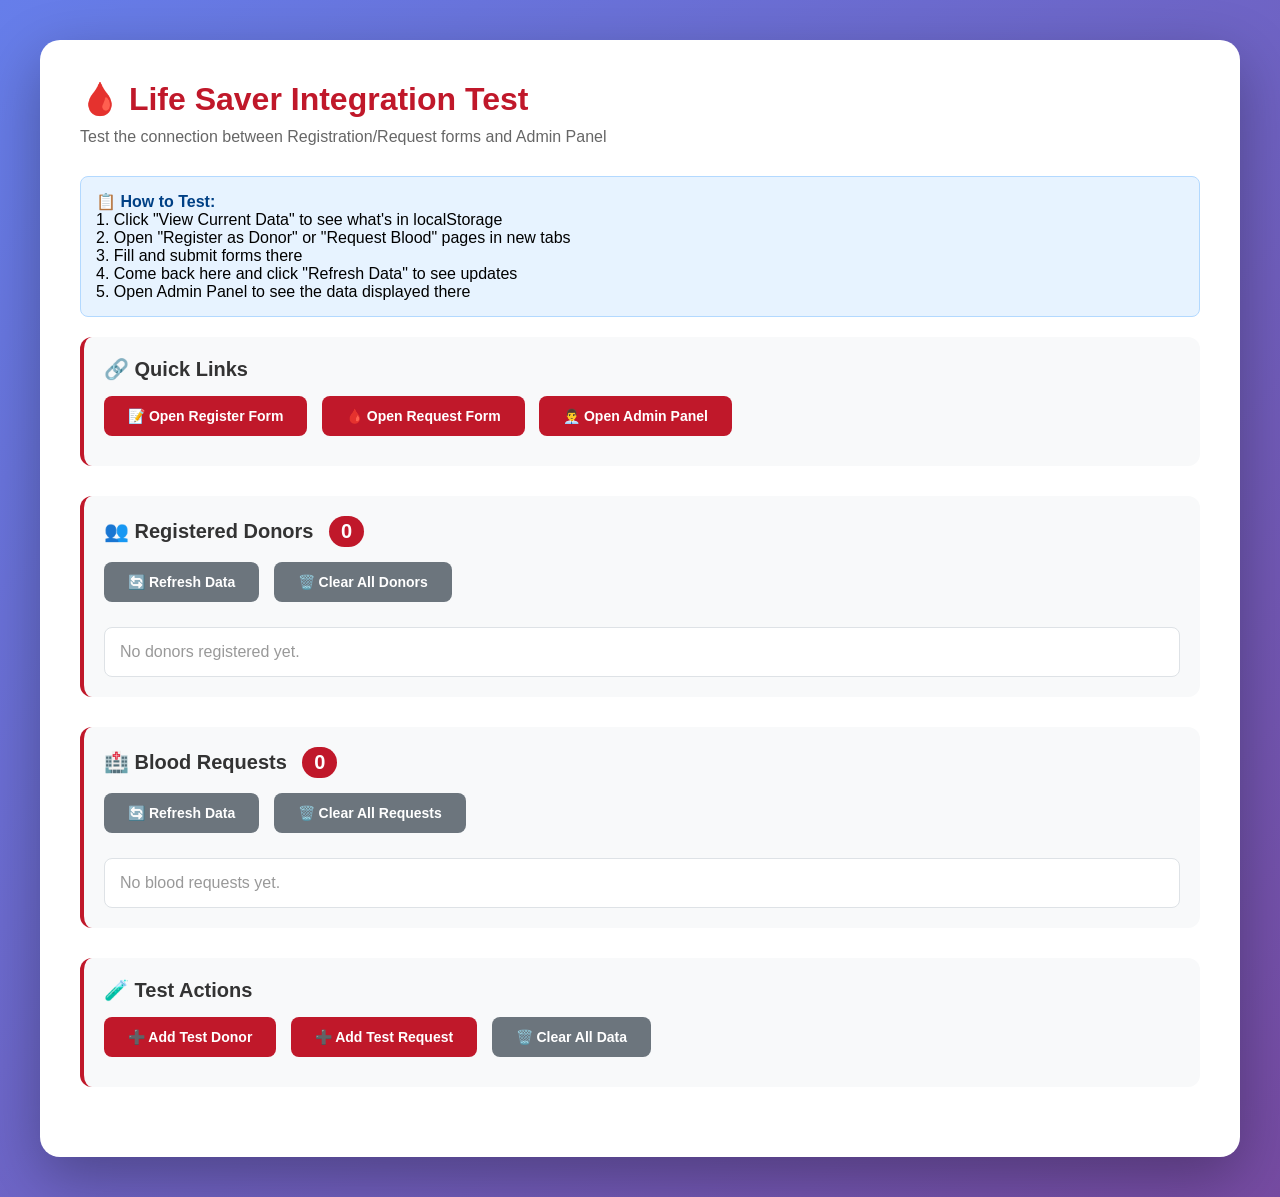
<file: blood donation/test-integration.html>
<!DOCTYPE html>
<html lang="en">
<head>
  <meta charset="UTF-8">
  <meta name="viewport" content="width=device-width, initial-scale=1.0">
  <title>Integration Test - Life Saver</title>
  <style>
    * { margin: 0; padding: 0; box-sizing: border-box; }
    body { 
      font-family: 'Segoe UI', Tahoma, Geneva, Verdana, sans-serif; 
      background: linear-gradient(135deg, #667eea 0%, #764ba2 100%);
      padding: 40px 20px;
      min-height: 100vh;
    }
    .container {
      max-width: 1200px;
      margin: 0 auto;
      background: white;
      border-radius: 20px;
      padding: 40px;
      box-shadow: 0 20px 60px rgba(0,0,0,0.3);
    }
    h1 { 
      color: #c0182a; 
      margin-bottom: 10px;
      font-size: 32px;
    }
    .subtitle {
      color: #666;
      margin-bottom: 30px;
      font-size: 16px;
    }
    .section {
      margin-bottom: 30px;
      padding: 20px;
      background: #f8f9fa;
      border-radius: 12px;
      border-left: 4px solid #c0182a;
    }
    .section h2 {
      color: #333;
      margin-bottom: 15px;
      font-size: 20px;
    }
    .btn {
      background: #c0182a;
      color: white;
      border: none;
      padding: 12px 24px;
      border-radius: 8px;
      cursor: pointer;
      font-size: 14px;
      font-weight: 600;
      margin-right: 10px;
      margin-bottom: 10px;
      transition: all 0.3s;
    }
    .btn:hover {
      background: #a01525;
      transform: translateY(-2px);
      box-shadow: 0 4px 12px rgba(192, 24, 42, 0.3);
    }
    .btn-secondary {
      background: #6c757d;
    }
    .btn-secondary:hover {
      background: #5a6268;
    }
    .data-display {
      background: white;
      padding: 15px;
      border-radius: 8px;
      margin-top: 15px;
      max-height: 300px;
      overflow-y: auto;
      border: 1px solid #dee2e6;
    }
    .data-item {
      padding: 10px;
      margin-bottom: 8px;
      background: #f8f9fa;
      border-radius: 6px;
      border-left: 3px solid #c0182a;
    }
    .data-item strong {
      color: #c0182a;
    }
    .status {
      display: inline-block;
      padding: 4px 12px;
      border-radius: 12px;
      font-size: 12px;
      font-weight: 600;
      margin-left: 10px;
    }
    .status-success {
      background: #d4edda;
      color: #155724;
    }
    .status-warning {
      background: #fff3cd;
      color: #856404;
    }
    .count {
      display: inline-block;
      background: #c0182a;
      color: white;
      padding: 4px 12px;
      border-radius: 20px;
      font-weight: 700;
      margin-left: 10px;
    }
    .info-box {
      background: #e7f3ff;
      border: 1px solid #b3d9ff;
      padding: 15px;
      border-radius: 8px;
      margin-bottom: 20px;
    }
    .info-box strong {
      color: #004085;
    }
  </style>
</head>
<body>
  <div class="container">
    <h1>🩸 Life Saver Integration Test</h1>
    <p class="subtitle">Test the connection between Registration/Request forms and Admin Panel</p>

    <div class="info-box">
      <strong>📋 How to Test:</strong><br>
      1. Click "View Current Data" to see what's in localStorage<br>
      2. Open "Register as Donor" or "Request Blood" pages in new tabs<br>
      3. Fill and submit forms there<br>
      4. Come back here and click "Refresh Data" to see updates<br>
      5. Open Admin Panel to see the data displayed there
    </div>

    <div class="section">
      <h2>🔗 Quick Links</h2>
      <button class="btn" onclick="window.open('register as donor.html', '_blank')">
        📝 Open Register Form
      </button>
      <button class="btn" onclick="window.open('Request Blood.html', '_blank')">
        🩸 Open Request Form
      </button>
      <button class="btn" onclick="window.open('admin panel.html', '_blank')">
        👨‍💼 Open Admin Panel
      </button>
    </div>

    <div class="section">
      <h2>👥 Registered Donors <span class="count" id="donorCount">0</span></h2>
      <button class="btn btn-secondary" onclick="loadDonors()">🔄 Refresh Data</button>
      <button class="btn btn-secondary" onclick="clearDonors()">🗑️ Clear All Donors</button>
      <div class="data-display" id="donorsDisplay">
        <p style="color: #999;">Click "Refresh Data" to load donors...</p>
      </div>
    </div>

    <div class="section">
      <h2>🏥 Blood Requests <span class="count" id="requestCount">0</span></h2>
      <button class="btn btn-secondary" onclick="loadRequests()">🔄 Refresh Data</button>
      <button class="btn btn-secondary" onclick="clearRequests()">🗑️ Clear All Requests</button>
      <div class="data-display" id="requestsDisplay">
        <p style="color: #999;">Click "Refresh Data" to load requests...</p>
      </div>
    </div>

    <div class="section">
      <h2>🧪 Test Actions</h2>
      <button class="btn" onclick="addTestDonor()">➕ Add Test Donor</button>
      <button class="btn" onclick="addTestRequest()">➕ Add Test Request</button>
      <button class="btn btn-secondary" onclick="clearAll()">🗑️ Clear All Data</button>
    </div>
  </div>

  <script>
    // Load and display donors
    function loadDonors() {
      try {
        const donors = JSON.parse(localStorage.getItem('lifesaver_donors') || '[]');
        const display = document.getElementById('donorsDisplay');
        const count = document.getElementById('donorCount');
        
        count.textContent = donors.length;
        
        if (donors.length === 0) {
          display.innerHTML = '<p style="color: #999;">No donors registered yet.</p>';
          return;
        }
        
        display.innerHTML = donors.map(d => `
          <div class="data-item">
            <strong>${d.name}</strong> 
            <span class="status status-success">${d.blood}</span>
            <span class="status status-warning">${d.status || 'Active'}</span>
            <br>
            <small>📞 ${d.phone || 'N/A'} | 📍 ${d.city || 'N/A'} | 🆔 ${d.id || 'N/A'}</small>
            ${d.registeredAt ? `<br><small style="color: #666;">Registered: ${d.registeredAt}</small>` : ''}
          </div>
        `).join('');
      } catch (e) {
        console.error('Error loading donors:', e);
        document.getElementById('donorsDisplay').innerHTML = '<p style="color: red;">Error loading data</p>';
      }
    }

    // Load and display requests
    function loadRequests() {
      try {
        const requests = JSON.parse(localStorage.getItem('lifesaver_requests') || '[]');
        const display = document.getElementById('requestsDisplay');
        const count = document.getElementById('requestCount');
        
        count.textContent = requests.length;
        
        if (requests.length === 0) {
          display.innerHTML = '<p style="color: #999;">No blood requests yet.</p>';
          return;
        }
        
        display.innerHTML = requests.map(r => `
          <div class="data-item">
            <strong>${r.patient || 'Unknown Patient'}</strong> 
            <span class="status status-success">${r.blood}</span>
            <span class="status status-warning">${r.urgency || 'Medium'}</span>
            <br>
            <small>🏥 ${r.hospital || 'N/A'} | 💉 ${r.units || 1} units | 🆔 ${r.id || 'N/A'}</small>
            <br>
            <small style="color: #666;">📅 Required by: ${r.date || 'N/A'} | Status: ${r.status || 'Open'}</small>
          </div>
        `).join('');
      } catch (e) {
        console.error('Error loading requests:', e);
        document.getElementById('requestsDisplay').innerHTML = '<p style="color: red;">Error loading data</p>';
      }
    }

    // Add test donor
    function addTestDonor() {
      const donors = JSON.parse(localStorage.getItem('lifesaver_donors') || '[]');
      const bloodTypes = ['A+', 'A-', 'B+', 'B-', 'AB+', 'AB-', 'O+', 'O-'];
      const cities = ['Mumbai', 'Delhi', 'Bangalore', 'Chennai', 'Kolkata'];
      const names = ['Amit Kumar', 'Priya Singh', 'Rahul Sharma', 'Sneha Patel', 'Vikram Reddy'];
      
      const testDonor = {
        id: 'D' + (donors.length + 1).toString().padStart(3, '0'),
        name: names[Math.floor(Math.random() * names.length)],
        blood: bloodTypes[Math.floor(Math.random() * bloodTypes.length)],
        age: Math.floor(Math.random() * 30) + 25,
        phone: '98' + Math.floor(Math.random() * 100000000).toString().padStart(8, '0'),
        city: cities[Math.floor(Math.random() * cities.length)],
        status: 'Active',
        donations: 0,
        registeredAt: new Date().toLocaleString()
      };
      
      donors.unshift(testDonor);
      localStorage.setItem('lifesaver_donors', JSON.stringify(donors));
      loadDonors();
      alert('✅ Test donor added successfully!');
    }

    // Add test request
    function addTestRequest() {
      const requests = JSON.parse(localStorage.getItem('lifesaver_requests') || '[]');
      const bloodTypes = ['A+', 'A-', 'B+', 'B-', 'AB+', 'AB-', 'O+', 'O-'];
      const hospitals = ['City Hospital', 'Apollo Medical', 'Max Healthcare', 'Fortis Hospital'];
      const patients = ['Rajesh Kumar', 'Meera Joshi', 'Suresh Iyer', 'Anjali Verma'];
      const urgencies = ['High', 'Medium', 'Low'];
      
      const testRequest = {
        id: 'REQ-' + (requests.length + 1).toString().padStart(3, '0'),
        hospital: hospitals[Math.floor(Math.random() * hospitals.length)],
        patient: patients[Math.floor(Math.random() * patients.length)],
        blood: bloodTypes[Math.floor(Math.random() * bloodTypes.length)],
        units: Math.floor(Math.random() * 4) + 1,
        urgency: urgencies[Math.floor(Math.random() * urgencies.length)],
        date: new Date().toLocaleDateString(),
        status: 'Open',
        phone: '98' + Math.floor(Math.random() * 100000000).toString().padStart(8, '0')
      };
      
      requests.unshift(testRequest);
      localStorage.setItem('lifesaver_requests', JSON.stringify(requests));
      loadRequests();
      alert('✅ Test request added successfully!');
    }

    // Clear functions
    function clearDonors() {
      if (confirm('Are you sure you want to clear all donors?')) {
        localStorage.removeItem('lifesaver_donors');
        loadDonors();
        alert('✅ All donors cleared!');
      }
    }

    function clearRequests() {
      if (confirm('Are you sure you want to clear all requests?')) {
        localStorage.removeItem('lifesaver_requests');
        loadRequests();
        alert('✅ All requests cleared!');
      }
    }

    function clearAll() {
      if (confirm('Are you sure you want to clear ALL data (donors + requests)?')) {
        localStorage.removeItem('lifesaver_donors');
        localStorage.removeItem('lifesaver_requests');
        loadDonors();
        loadRequests();
        alert('✅ All data cleared!');
      }
    }

    // Auto-refresh every 3 seconds
    setInterval(() => {
      loadDonors();
      loadRequests();
    }, 3000);

    // Initial load
    loadDonors();
    loadRequests();
  </script>
</body>
</html>
</file>
<file: style/admin.css>
*,*::before,*::after{box-sizing:border-box;margin:0;padding:0}
:root{
  --red:#C0182A;--red-dark:#8B0000;--red-light:#E8314A;
  --gold:#C9A84C;--gold-light:#E8C96D;
  --white:#FFFFFF;--off-white:#FDF9F5;--cream:#F7F0E8;
  --dark:#1A0A0A;--dark2:#2D1010;--gray:#6B5B55;--lgray:#E8E0D8;
  --border:rgba(192,24,42,0.15);
}
html{scroll-behavior:smooth}
body{font-family:'Lato',sans-serif;background:var(--off-white);color:var(--dark);overflow-x:hidden}
::-webkit-scrollbar{width:6px}
::-webkit-scrollbar-track{background:var(--cream)}
::-webkit-scrollbar-thumb{background:var(--red);border-radius:3px}

/* ADMIN LAYOUT */
.adm-app{display:flex;min-height:100vh}
.adm-sidebar{position:fixed;left:0;top:0;bottom:0;width:280px;background:var(--dark);display:flex;flex-direction:column;z-index:102;box-shadow:2px 0 20px rgba(0,0,0,0.3)}
.adm-sidebar-logo{padding:28px 24px;border-bottom:1px solid rgba(201,168,76,0.2)}
.adm-logo-drop{width:44px;height:44px;background:var(--red);border-radius:50%;display:flex;align-items:center;justify-content:center;margin-bottom:12px;box-shadow:0 0 20px rgba(192,24,42,0.5)}
.adm-logo-drop svg{width:22px;height:22px;fill:var(--gold)}
.adm-sidebar-logo h3{font-family:'Playfair Display',serif;font-size:22px;font-weight:700;color:white;letter-spacing:-0.3px}
.adm-sidebar-logo p{font-size:10px;color:var(--gold);letter-spacing:0.16em;text-transform:uppercase;margin-top:4px}
.adm-nav{flex:1;padding:24px 0;overflow-y:auto}
.adm-nav-sec{font-size:10px;font-weight:700;letter-spacing:0.16em;text-transform:uppercase;color:rgba(255,255,255,0.3);padding:14px 24px 6px}
.adm-nav-item{display:flex;align-items:center;gap:12px;padding:12px 24px;cursor:pointer;transition:all 0.2s;border-left:3px solid transparent;color:rgba(255,255,255,0.55);font-size:14px;font-weight:500;user-select:none}
.adm-nav-item:hover{color:white;background:rgba(192,24,42,0.12)}
.adm-nav-item.active{color:white;background:rgba(192,24,42,0.2);border-left-color:var(--red-light)}
.adm-nav-item svg{width:18px;height:18px;flex-shrink:0;fill:currentColor}
.adm-footer-bar{padding:18px 24px;border-top:1px solid rgba(255,255,255,0.08);display:flex;align-items:center;gap:12px;font-size:12px;color:rgba(255,255,255,0.5)}
.adm-av{width:36px;height:36px;border-radius:50%;background:linear-gradient(135deg,var(--red-dark),var(--red));display:flex;align-items:center;justify-content:center;font-family:'Playfair Display',serif;font-size:15px;font-weight:700;color:var(--gold);flex-shrink:0}
.adm-logout{margin-left:auto;background:none;border:none;cursor:pointer;opacity:0.5;transition:opacity 0.2s;padding:6px;border-radius:6px}
.adm-logout:hover{opacity:1;background:rgba(255,255,255,0.1)}
.adm-logout svg{width:18px;height:18px;fill:white;display:block}
.adm-main{margin-left:280px;min-height:100vh;display:flex;flex-direction:column;background:#f5ede8;width:100%}
.adm-topbar{display:flex;align-items:center;justify-content:space-between;padding:20px 36px;background:white;border-bottom:1px solid var(--lgray);position:sticky;top:0;z-index:90;box-shadow:0 2px 8px rgba(0,0,0,0.02)}
.adm-topbar h1{font-family:'Playfair Display',serif;font-size:24px;font-weight:700;color:var(--dark)}
.adm-topbar h1 em{color:var(--red);font-style:italic}
.adm-topbar-actions{display:flex;gap:12px}
.adm-btn{display:inline-flex;align-items:center;gap:8px;padding:10px 20px;border-radius:8px;font-size:13px;font-weight:700;letter-spacing:0.03em;cursor:pointer;transition:all 0.2s;border:none;font-family:'Lato',sans-serif}
.adm-btn-red{background:var(--red);color:white;box-shadow:0 2px 6px rgba(192,24,42,0.2)}
.adm-btn-red:hover{background:var(--red-light);transform:translateY(-1px);box-shadow:0 4px 12px rgba(192,24,42,0.3)}
.adm-btn-ghost{background:transparent;color:#5a4a42;border:1.5px solid var(--lgray)}
.adm-btn-ghost:hover{border-color:var(--red);color:var(--red);background:rgba(192,24,42,0.02)}
.adm-btn svg{width:14px;height:14px;fill:currentColor}
.adm-content{padding:32px 36px;flex:1}
.adm-page{display:none;animation:fadeUp 0.3s ease}
.adm-page.active{display:block}
@keyframes fadeUp{from{opacity:0;transform:translateY(12px)}to{opacity:1;transform:translateY(0)}}

/* ADMIN STATS */
.adm-stats{display:grid;grid-template-columns:repeat(4,1fr);gap:20px;margin-bottom:32px}
.adm-stat{background:white;border-radius:16px;padding:22px 20px;border-left:4px solid var(--red);position:relative;overflow:hidden;box-shadow:0 2px 12px rgba(0,0,0,0.04)}
.adm-stat.gold{border-left-color:var(--gold)}
.adm-stat.green{border-left-color:#1a6b47}
.adm-stat.blue{border-left-color:#1a4a7a}
.adm-stat-label{font-size:11px;font-weight:700;letter-spacing:0.1em;text-transform:uppercase;color:#8a7a6e}
.adm-stat-val{font-family:'Playfair Display',serif;font-size:40px;font-weight:900;color:var(--dark);line-height:1;margin:8px 0 4px}
.adm-stat-sub{font-size:11px;color:#aaa;font-weight:400}

/* CARDS & TABLES */
.adm-card{background:white;border-radius:16px;overflow:hidden;box-shadow:0 2px 12px rgba(0,0,0,0.04);margin-bottom:24px}
.adm-card-header{display:flex;align-items:center;justify-content:space-between;padding:18px 24px;border-bottom:1px solid var(--lgray)}
.adm-card-title{font-family:'Playfair Display',serif;font-size:17px;font-weight:700;color:var(--dark)}
.adm-table{width:100%;border-collapse:collapse}
.adm-table th{font-size:10px;font-weight:700;text-transform:uppercase;letter-spacing:0.08em;color:#9a8a7a;padding:14px 20px;text-align:left;background:#fefaf5;border-bottom:1px solid var(--lgray)}
.adm-table td{padding:14px 20px;border-bottom:1px solid rgba(192,24,42,0.05);font-size:13px;color:#4a3a32}
.adm-table tr:last-child td{border-bottom:none}
.adm-table tr:hover td{background:rgba(192,24,42,0.02)}
.adm-blood{display:inline-flex;align-items:center;justify-content:center;width:36px;height:36px;border-radius:50%;background:var(--red);color:white;font-family:'Playfair Display',serif;font-size:12px;font-weight:900}
.adm-dname{font-weight:700;color:var(--dark);font-size:14px}
.adm-did{font-size:10px;color:#aaa;margin-top:2px}
.sbadge{display:inline-block;padding:4px 12px;border-radius:20px;font-size:10px;font-weight:700;letter-spacing:0.03em}
.sb-active{background:rgba(26,107,71,0.12);color:#1a6b47}
.sb-pending{background:rgba(201,168,76,0.15);color:#b57c1c}
.sb-inactive{background:rgba(192,24,42,0.08);color:var(--red)}
.pill{display:inline-block;padding:4px 12px;border-radius:20px;font-size:10px;font-weight:700}
.pill-red{background:rgba(192,24,42,0.12);color:var(--red)}
.pill-gold{background:rgba(201,168,76,0.12);color:#b57c1c}
.pill-green{background:rgba(26,107,71,0.12);color:#1a6b47}
.adm-two-col{display:grid;grid-template-columns:1fr 360px;gap:24px}
.activity-list{padding:4px 0}
.activity-item{display:flex;gap:14px;padding:14px 20px;border-bottom:1px solid rgba(192,24,42,0.04);align-items:flex-start}
.activity-item:last-child{border-bottom:none}
.activity-dot{width:8px;height:8px;border-radius:50%;background:var(--red);margin-top:5px;flex-shrink:0}
.activity-dot.gold{background:var(--gold)}
.activity-dot.green{background:#2ecc71}
.activity-text{font-size:13px;color:#5a4a3a;line-height:1.45}
.activity-text strong{color:var(--dark);font-weight:700}
.activity-time{font-size:10px;color:#aaa;margin-top:3px}

/* MODAL */
.adm-modal-overlay{position:fixed;inset:0;background:rgba(26,10,10,0.7);backdrop-filter:blur(5px);display:flex;align-items:center;justify-content:center;z-index:200;opacity:0;pointer-events:none;transition:opacity 0.2s}
.adm-modal-overlay.open{opacity:1;pointer-events:all}
.adm-modal{background:white;border-radius:20px;width:580px;max-height:90vh;overflow-y:auto;transform:scale(0.96);transition:transform 0.2s;box-shadow:0 30px 60px rgba(0,0,0,0.3)}
.adm-modal-overlay.open .adm-modal{transform:scale(1)}
.adm-modal-header{display:flex;align-items:center;justify-content:space-between;padding:22px 28px;border-bottom:1px solid var(--lgray)}
.adm-modal-title{font-family:'Playfair Display',serif;font-size:22px;font-weight:700;color:var(--dark)}
.adm-modal-close{width:34px;height:34px;border-radius:10px;border:1.5px solid var(--lgray);display:flex;align-items:center;justify-content:center;cursor:pointer;background:none;color:#888;transition:all 0.2s}
.adm-modal-close:hover{border-color:var(--red);color:var(--red)}
.adm-modal-body{padding:28px}
.adm-form-grid{display:grid;grid-template-columns:1fr 1fr;gap:18px}
.adm-form-group.full{grid-column:1/-1}
.adm-form-group label{font-size:11px;font-weight:700;letter-spacing:0.06em;text-transform:uppercase;color:#7a6a5a;margin-bottom:5px;display:block}
.adm-form-group input,.adm-form-group select,.adm-form-group textarea{padding:10px 14px;border:1.5px solid var(--lgray);border-radius:10px;font-size:13px;font-family:'Lato',sans-serif;color:var(--dark);background:#fefaf7;outline:none;transition:all 0.2s;width:100%}
.adm-form-group input:focus,.adm-form-group select:focus{border-color:var(--red);box-shadow:0 0 0 3px rgba(192,24,42,0.08)}
.adm-form-footer{display:flex;justify-content:flex-end;gap:12px;margin-top:24px;padding-top:20px;border-top:1px solid var(--lgray)}

/* TOAST */
.toast-panel{position:fixed;top:80px;right:24px;width:360px;z-index:300;display:flex;flex-direction:column;gap:8px;pointer-events:none}
.toast{background:white;border-radius:12px;border:1px solid var(--lgray);padding:14px 18px;box-shadow:0 8px 24px rgba(0,0,0,0.12);display:flex;gap:12px;pointer-events:all;animation:slideIn 0.25s ease;position:relative;overflow:hidden}
.toast::before{content:'';position:absolute;top:0;left:0;bottom:0;width:4px}
.toast.red::before{background:var(--red)}
.toast.gold::before{background:var(--gold)}
.toast.green::before{background:#1a6b47}
.toast-icon{font-size:20px;flex-shrink:0}
.toast-title{font-weight:700;font-size:13px;color:var(--dark)}
.toast-msg{font-size:12px;color:#7a6a5a;margin-top:2px;line-height:1.4}
.toast-x{position:absolute;top:8px;right:8px;background:none;border:none;cursor:pointer;font-size:16px;color:#bbb;line-height:1}
.toast-x:hover{color:var(--red)}
@keyframes slideIn{from{opacity:0;transform:translateX(20px)}to{opacity:1;transform:translateX(0)}}

/* SEARCH & FILTER */
.filter-bar{display:flex;gap:12px;margin-bottom:24px;flex-wrap:wrap}
.filter-input{position:relative}
.filter-input input{padding:10px 12px 10px 32px;border:1.5px solid var(--lgray);border-radius:10px;font-size:13px;background:white;min-width:220px;outline:none}
.filter-input svg{position:absolute;left:10px;top:50%;transform:translateY(-50%);width:14px;height:14px;fill:#aaa}
.filter-select select{padding:10px 14px;border:1.5px solid var(--lgray);border-radius:10px;font-size:13px;background:white;color:#4a3a32;outline:none}

/* INVENTORY GRID */
.inv-grid{display:grid;grid-template-columns:repeat(4,1fr);gap:20px;margin-bottom:32px}
.inv-card{background:white;border-radius:16px;padding:24px;text-align:center;border:1px solid var(--border);transition:all 0.2s}
.inv-card:hover{border-color:var(--red);transform:translateY(-2px)}
.inv-type{font-family:'Playfair Display',serif;font-size:36px;font-weight:900;color:var(--red)}
.inv-units{font-size:28px;font-weight:700;color:var(--dark);margin:8px 0 2px}
.inv-bar{margin-top:14px;background:var(--lgray);border-radius:6px;height:6px;overflow:hidden}
.inv-bar-fill{height:100%;background:linear-gradient(90deg,var(--red-dark),var(--red));border-radius:6px}

/* MOBILE MENU TOGGLE */
.mobile-menu-btn{display:none;position:fixed;top:16px;left:16px;z-index:101;background:var(--red);border:none;width:44px;height:44px;border-radius:10px;cursor:pointer;box-shadow:0 4px 12px rgba(192,24,42,0.3);transition:all 0.3s}
.mobile-menu-btn:hover{transform:scale(1.05);box-shadow:0 6px 20px rgba(192,24,42,0.5)}
.mobile-menu-btn span{display:block;width:20px;height:2.5px;background:white;margin:4px auto;transition:all 0.3s;border-radius:2px}
.mobile-menu-btn.active span:nth-child(1){transform:rotate(45deg) translate(6px,6px)}
.mobile-menu-btn.active span:nth-child(2){opacity:0}
.mobile-menu-btn.active span:nth-child(3){transform:rotate(-45deg) translate(6px,-6px)}
.mobile-overlay{display:none;position:fixed;inset:0;background:rgba(0,0,0,0.7);backdrop-filter:blur(4px);z-index:100;opacity:0;transition:opacity 0.3s}
.mobile-overlay.show{display:block;opacity:1}

/* RESPONSIVE */
@media(max-width:1000px){
  .adm-sidebar{width:240px}
  .adm-main{margin-left:240px}
  .adm-stats{grid-template-columns:repeat(2,1fr)}
  .adm-two-col{grid-template-columns:1fr}
  .inv-grid{grid-template-columns:repeat(2,1fr)}
}
@media(max-width:700px){
  .mobile-menu-btn{display:flex;flex-direction:column;align-items:center;justify-content:center}
  .adm-sidebar{transform:translateX(-100%);transition:transform 0.3s cubic-bezier(0.4,0,0.2,1);width:280px;box-shadow:4px 0 30px rgba(0,0,0,0.5)}
  .adm-sidebar.mobile-open{transform:translateX(0)}
  .adm-main{margin-left:0}
  .adm-topbar{padding:20px 20px 20px 80px}
  .adm-topbar h1{font-size:18px}
  .adm-topbar-actions{flex-wrap:wrap;gap:8px}
  .adm-btn{padding:8px 14px;font-size:11px}
  .adm-btn svg{width:12px;height:12px}
  .adm-content{padding:20px 16px}
  .adm-stats{grid-template-columns:1fr;gap:12px}
  .adm-stat{padding:18px 16px}
  .adm-stat-val{font-size:32px}
  .adm-card{border-radius:12px;margin-bottom:16px}
  .adm-card-header{padding:14px 16px;flex-direction:column;align-items:flex-start;gap:10px}
  .adm-table{font-size:12px}
  .adm-table th,.adm-table td{padding:10px 12px}
  .adm-blood{width:32px;height:32px;font-size:11px}
  .adm-dname{font-size:13px}
  .inv-grid{grid-template-columns:1fr;gap:12px}
  .inv-card{padding:20px}
  .filter-bar{flex-direction:column;gap:10px}
  .filter-input input{width:100%;min-width:auto}
  .filter-select select{width:100%}
  .adm-modal{width:95%;max-width:95vw;padding:0}
  .adm-modal-header{padding:16px 20px}
  .adm-modal-title{font-size:18px}
  .adm-modal-body{padding:20px}
  .adm-form-grid{grid-template-columns:1fr;gap:14px}
  .adm-form-group.full{grid-column:1}
  .adm-two-col{grid-template-columns:1fr;gap:16px}
  .hero-stat{padding:0 20px}
  .hero-stat-num{font-size:28px}
  .toast-panel{width:calc(100% - 32px);right:16px;top:90px}
  .toast{padding:12px 14px}
}
@media(max-width:480px){
  .adm-topbar h1{font-size:16px}
  .adm-topbar-actions{display:none}
  .adm-stat-val{font-size:28px}
  .adm-table{display:block;overflow-x:auto}
  .adm-modal{width:100%;max-width:100vw;border-radius:20px 20px 0 0;max-height:95vh}
}
</file>
<file: style/contact.css>
* {
      margin: 0;
      padding: 0;
      box-sizing: border-box;
    }

    :root {
      --red: #C0182A;
      --red-dark: #8B0000;
      --red-light: #E8314A;
      --gold: #C9A84C;
      --gold-light: #E8C96D;
      --white: #FFFFFF;
      --off-white: #FDF9F5;
      --cream: #F7F0E8;
      --dark: #1A0A0A;
      --dark2: #2D1010;
      --gray: #6B5B55;
      --lgray: #E8E0D8;
      --border: rgba(192, 24, 42, 0.15);
    }

    body {
      font-family: 'Lato', sans-serif;
      background: var(--off-white);
      color: var(--dark);
      overflow-x: hidden;
    }

    ::-webkit-scrollbar {
      width: 6px;
    }

    ::-webkit-scrollbar-track {
      background: var(--cream);
    }

    ::-webkit-scrollbar-thumb {
      background: var(--red);
      border-radius: 3px;
    }

    /* Navigation */
    .nav {
      position: fixed;
      top: 0;
      left: 0;
      right: 0;
      z-index: 100;
      padding: 0 60px;
      height: 72px;
      display: flex;
      align-items: center;
      justify-content: space-between;
      background: rgba(26, 10, 10, 0.97);
      backdrop-filter: blur(12px);
      box-shadow: 0 2px 30px rgba(0, 0, 0, 0.3);
    }

    .nav-logo {
      display: flex;
      align-items: center;
      gap: 12px;
      text-decoration: none;
      cursor: pointer;
    }

    .nav-logo-drop {
      width: 36px;
      height: 36px;
      background: var(--red);
      border-radius: 50% 50% 50% 0;
      display: flex;
      align-items: center;
      justify-content: center;
      box-shadow: 0 0 16px rgba(192, 24, 42, 0.5);
    }

    .nav-logo-drop svg {
      width: 18px;
      height: 18px;
      fill: white;
    }

    .nav-logo-text {
      font-family: 'Playfair Display', serif;
      font-size: 22px;
      font-weight: 700;
      color: white;
      letter-spacing: 0.02em;
    }

    .nav-links {
      display: flex;
      align-items: center;
      gap: 32px;
    }

    .nav-link {
      color: rgba(255, 255, 255, 0.75);
      text-decoration: none;
      font-size: 14px;
      font-weight: 400;
      letter-spacing: 0.06em;
      text-transform: uppercase;
      transition: color 0.2s;
      cursor: pointer;
    }

    .nav-link:hover {
      color: white;
    }

    .nav-cta {
      background: var(--red);
      color: white;
      padding: 10px 22px;
      border-radius: 4px;
      font-size: 13px;
      font-weight: 700;
      letter-spacing: 0.08em;
      text-transform: uppercase;
      border: none;
      cursor: pointer;
      font-family: 'Lato', sans-serif;
      transition: all 0.2s;
    }

    .nav-cta:hover {
      background: var(--red-light);
      transform: translateY(-1px);
      box-shadow: 0 4px 16px rgba(192, 24, 42, 0.4);
    }

    .nav-toggle {
      display: none;
    }

    @media(max-width: 600px) {
      .nav {
        padding: 0 24px;
      }

      .nav-toggle {
        display: flex;
        flex-direction: column;
        gap: 4px;
        cursor: pointer;
        padding: 10px;
        z-index: 1001;
      }

      .nav-toggle span {
        width: 24px;
        height: 2px;
        background: var(--red);
        transition: 0.3s;
      }

      .nav-links {
        display: none;
        position: fixed;
        top: 0;
        left: 0;
        width: 100%;
        height: 100vh;
        background: white;
        flex-direction: column;
        align-items: center;
        justify-content: center;
        gap: 30px;
        z-index: 1000;
      }

      .nav-links.open {
        display: flex;
      }

      .nav-links .nav-link {
        font-size: 20px;
        font-weight: 700;
        color: var(--dark);
      }
    }

    .nav-admin {
      display: none;
    }

    /* Hero Section */
    .contact-hero {
      background: linear-gradient(135deg, var(--dark) 0%, var(--dark2) 100%);
      padding: 140px 60px 80px;
    }

    .section-tag {
      display: inline-flex;
      align-items: center;
      gap: 10px;
      margin-bottom: 16px;
    }

    .section-tag-line {
      width: 32px;
      height: 2px;
      background: var(--red);
    }

    .section-tag-text {
      font-size: 11px;
      font-weight: 700;
      letter-spacing: 0.2em;
      text-transform: uppercase;
      color: var(--red);
    }

    .section-h2 {
      font-family: 'Playfair Display', serif;
      font-size: clamp(36px, 5vw, 58px);
      font-weight: 900;
      line-height: 1.05;
      color: white;
      margin-bottom: 20px;
    }

    .section-h2 em {
      color: var(--red);
      font-style: italic;
    }

    /* Contact Layout */
    .contact-layout {
      display: grid;
      grid-template-columns: 1fr 1fr;
      gap: 80px;
      align-items: start;
      padding: 80px 60px;
      max-width: 1400px;
      margin: 0 auto;
    }

    .contact-info h2 {
      font-family: 'Playfair Display', serif;
      font-size: 42px;
      font-weight: 900;
      margin-bottom: 20px;
      color: var(--dark);
    }

    .contact-info h2 em {
      color: var(--red);
      font-style: italic;
    }

    .contact-info>p {
      font-size: 16px;
      color: var(--gray);
      line-height: 1.8;
      margin-bottom: 32px;
      font-weight: 300;
    }

    .contact-items {
      display: flex;
      flex-direction: column;
      gap: 24px;
      margin-bottom: 32px;
    }

    .contact-item {
      display: flex;
      align-items: flex-start;
      gap: 16px;
      padding: 16px;
      background: white;
      border-radius: 12px;
      transition: all 0.2s;
      border: 1px solid var(--border);
    }

    .contact-item:hover {
      border-color: var(--red);
      transform: translateX(4px);
      box-shadow: 0 4px 12px rgba(192, 24, 42, 0.08);
    }

    .contact-item-icon {
      width: 48px;
      height: 48px;
      background: rgba(192, 24, 42, 0.08);
      border-radius: 12px;
      display: flex;
      align-items: center;
      justify-content: center;
      flex-shrink: 0;
    }

    .contact-item-icon svg {
      width: 24px;
      height: 24px;
      fill: var(--red);
    }

    .contact-item-label {
      font-size: 11px;
      font-weight: 700;
      color: var(--gray);
      letter-spacing: 0.1em;
      text-transform: uppercase;
    }

    .contact-item-value {
      font-size: 16px;
      color: var(--dark);
      font-weight: 500;
      margin-top: 4px;
    }

    .contact-emergency {
      background: linear-gradient(135deg, var(--red-dark), var(--red));
      border-radius: 16px;
      padding: 32px;
      color: white;
      margin-top: 16px;
      text-align: center;
    }

    .contact-emergency h3 {
      font-family: 'Playfair Display', serif;
      font-size: 24px;
      font-weight: 700;
      margin-bottom: 12px;
    }

    .contact-emergency p {
      font-size: 14px;
      opacity: 0.9;
      line-height: 1.6;
    }

    .hotline {
      font-family: 'Playfair Display', serif;
      font-size: 36px;
      font-weight: 900;
      color: var(--gold);
      margin-top: 16px;
      letter-spacing: 2px;
    }

    /* Form Card */
    .form-card {
      background: white;
      border-radius: 20px;
      padding: 40px;
      box-shadow: 0 8px 32px rgba(0, 0, 0, 0.08);
    }

    .form-section-title {
      font-family: 'Playfair Display', serif;
      font-size: 24px;
      font-weight: 700;
      color: var(--dark);
      margin-bottom: 24px;
      padding-bottom: 12px;
      border-bottom: 2px solid var(--red);
    }

    .form-row {
      display: grid;
      grid-template-columns: 1fr 1fr;
      gap: 20px;
      margin-bottom: 20px;
    }

    .form-row.single {
      grid-template-columns: 1fr;
    }

    .field {
      display: flex;
      flex-direction: column;
      gap: 7px;
    }

    .field label {
      font-size: 12px;
      font-weight: 700;
      color: var(--dark);
      letter-spacing: 0.06em;
      text-transform: uppercase;
    }

    .field input,
    .field select,
    .field textarea {
      padding: 12px 16px;
      border: 1.5px solid var(--lgray);
      border-radius: 8px;
      font-size: 14px;
      font-family: 'Lato', sans-serif;
      color: var(--dark);
      background: var(--off-white);
      outline: none;
      transition: all 0.2s;
    }

    .field input:focus,
    .field select:focus,
    .field textarea:focus {
      border-color: var(--red);
      background: white;
      box-shadow: 0 0 0 3px rgba(192, 24, 42, 0.08);
    }

    .form-submit {
      background: var(--red);
      color: white;
      padding: 14px 32px;
      border: none;
      border-radius: 8px;
      font-size: 14px;
      font-weight: 700;
      letter-spacing: 0.06em;
      text-transform: uppercase;
      cursor: pointer;
      font-family: 'Lato', sans-serif;
      transition: all 0.3s;
      width: 100%;
      margin-top: 12px;
    }

    .form-submit:hover {
      background: var(--red-light);
      transform: translateY(-2px);
      box-shadow: 0 6px 20px rgba(192, 24, 42, 0.35);
    }

    .success-banner {
      background: linear-gradient(135deg, #0d4a2a, #1a6b47);
      color: white;
      border-radius: 12px;
      padding: 24px;
      text-align: center;
      display: none;
      margin-top: 24px;
    }

    .success-banner h3 {
      font-family: 'Playfair Display', serif;
      font-size: 20px;
      font-weight: 700;
      margin-bottom: 8px;
    }

    .success-icon {
      font-size: 40px;
      margin-bottom: 8px;
    }

    /* Map Section */
    .map-section {
      background: var(--cream);
      padding: 60px;
      text-align: center;
    }

    .map-placeholder {
      background: var(--dark);
      border-radius: 20px;
      overflow: hidden;
      margin-top: 32px;
      box-shadow: 0 12px 48px rgba(0, 0, 0, 0.15);
      height: 450px;
    }

    .map-placeholder iframe {
      width: 100%;
      height: 100%;
      border: none;
    }

    /* Footer */
    .footer {
      background: var(--dark);
      padding: 60px;
      color: rgba(255, 255, 255, 0.5);
    }

    .footer-grid {
      display: grid;
      grid-template-columns: 2fr 1fr 1fr 1fr;
      gap: 40px;
      margin-bottom: 48px;
    }

    .footer-brand .nav-logo {
      margin-bottom: 16px;
      display: inline-flex;
    }

    .footer-brand p {
      font-size: 13px;
      line-height: 1.8;
      max-width: 280px;
    }

    .footer-col h4 {
      font-size: 12px;
      font-weight: 700;
      letter-spacing: 0.14em;
      text-transform: uppercase;
      color: rgba(255, 255, 255, 0.3);
      margin-bottom: 16px;
    }

    .footer-col span {
      display: block;
      font-size: 13px;
      color: rgba(255, 255, 255, 0.5);
      margin-bottom: 10px;
      cursor: pointer;
      transition: color 0.2s;
    }

    .footer-col span:hover {
      color: white;
    }

    .footer-bottom {
      border-top: 1px solid rgba(255, 255, 255, 0.08);
      padding-top: 24px;
      display: flex;
      justify-content: space-between;
      align-items: center;
      font-size: 12px;
    }

    /* Toast */
    .toast-panel {
      position: fixed;
      top: 86px;
      right: 24px;
      width: 340px;
      z-index: 300;
      display: flex;
      flex-direction: column;
      gap: 8px;
      pointer-events: none;
    }

    .toast {
      background: white;
      border-radius: 10px;
      border: 1px solid var(--lgray);
      padding: 14px 16px;
      box-shadow: 0 6px 24px rgba(0, 0, 0, 0.12);
      display: flex;
      gap: 12px;
      pointer-events: all;
      animation: slideIn 0.3s ease;
      position: relative;
      overflow: hidden;
    }

    .toast::before {
      content: '';
      position: absolute;
      top: 0;
      left: 0;
      bottom: 0;
      width: 4px;
      background: var(--red);
    }

    .toast-icon {
      font-size: 20px;
      flex-shrink: 0;
      margin-top: 2px;
    }

    .toast-title {
      font-weight: 700;
      font-size: 13px;
      color: var(--dark);
    }

    .toast-msg {
      font-size: 12px;
      color: #888;
      margin-top: 2px;
      line-height: 1.4;
    }

    .toast-x {
      position: absolute;
      top: 8px;
      right: 8px;
      background: none;
      border: none;
      cursor: pointer;
      font-size: 14px;
      color: #ccc;
    }

    .toast-x:hover {
      color: var(--red);
    }

    .toast-bar {
      position: absolute;
      bottom: 0;
      left: 0;
      height: 2px;
      background: var(--red);
      transition: width linear;
    }

    @keyframes slideIn {
      from {
        opacity: 0;
        transform: translateX(16px);
      }

      to {
        opacity: 1;
        transform: translateX(0);
      }
    }

    @media (max-width: 900px) {
      .nav {
        padding: 0 24px;
      }

      .contact-hero {
        padding: 120px 24px 60px;
      }

      .contact-layout {
        grid-template-columns: 1fr;
        gap: 40px;
        padding: 48px 24px;
      }

      .form-card {
        padding: 28px;
      }

      .form-row {
        grid-template-columns: 1fr;
      }

      .footer-grid {
        grid-template-columns: 1fr;
        gap: 24px;
      }

      .footer {
        padding: 40px 24px;
      }

      .map-section {
        padding: 40px 24px;
      }

      .hotline {
        font-size: 28px;
      }
    }
</file>
<file: style/donor.css>
* {
      margin: 0;
      padding: 0;
      box-sizing: border-box;
    }

    :root {
      --red: #C0182A;
      --red-dark: #8B0000;
      --red-light: #E8314A;
      --gold: #C9A84C;
      --gold-light: #E8C96D;
      --white: #FFFFFF;
      --off-white: #FDF9F5;
      --cream: #F7F0E8;
      --dark: #1A0A0A;
      --dark2: #2D1010;
      --gray: #6B5B55;
      --lgray: #E8E0D8;
      --border: rgba(192, 24, 42, 0.15);
    }

    body {
      font-family: 'Lato', sans-serif;
      background: var(--off-white);
      color: var(--dark);
      overflow-x: hidden;
    }

    ::-webkit-scrollbar {
      width: 6px;
    }

    ::-webkit-scrollbar-track {
      background: var(--cream);
    }

    ::-webkit-scrollbar-thumb {
      background: var(--red);
      border-radius: 3px;
    }

    /* Navigation */
    .nav {
      position: fixed;
      top: 0;
      left: 0;
      right: 0;
      z-index: 100;
      padding: 0 60px;
      height: 72px;
      display: flex;
      align-items: center;
      justify-content: space-between;
      background: rgba(26, 10, 10, 0.97);
      backdrop-filter: blur(12px);
      box-shadow: 0 2px 30px rgba(0, 0, 0, 0.3);
    }

    .nav-logo {
      display: flex;
      align-items: center;
      gap: 12px;
      text-decoration: none;
      cursor: pointer;
    }

    .nav-logo-drop {
      width: 36px;
      height: 36px;
      background: var(--red);
      border-radius: 50% 50% 50% 0;
      display: flex;
      align-items: center;
      justify-content: center;
      box-shadow: 0 0 16px rgba(192, 24, 42, 0.5);
    }

    .nav-logo-drop svg {
      width: 18px;
      height: 18px;
      fill: white;
    }

    .nav-logo-text {
      font-family: 'Playfair Display', serif;
      font-size: 22px;
      font-weight: 700;
      color: white;
      letter-spacing: 0.02em;
    }

    .nav-links {
      display: flex;
      align-items: center;
      gap: 32px;
    }

    .nav-link {
      color: rgba(255, 255, 255, 0.75);
      text-decoration: none;
      font-size: 14px;
      font-weight: 400;
      letter-spacing: 0.06em;
      text-transform: uppercase;
      transition: color 0.2s;
      cursor: pointer;
    }

    .nav-link:hover {
      color: white;
    }

    .nav-cta {
      background: var(--red);
      color: white;
      padding: 10px 22px;
      border-radius: 4px;
      font-size: 13px;
      font-weight: 700;
      letter-spacing: 0.08em;
      text-transform: uppercase;
      border: none;
      cursor: pointer;
      font-family: 'Lato', sans-serif;
      transition: all 0.2s;
    }

    .nav-cta:hover {
      background: var(--red-light);
      transform: translateY(-1px);
      box-shadow: 0 4px 16px rgba(192, 24, 42, 0.4);
    }

    .nav-toggle {
      display: none;
    }

    @media(max-width: 600px) {
      .nav {
        padding: 0 24px;
      }

      .nav-toggle {
        display: flex;
        flex-direction: column;
        gap: 4px;
        cursor: pointer;
        padding: 10px;
        z-index: 1001;
      }

      .nav-toggle span {
        width: 24px;
        height: 2px;
        background: var(--red);
        transition: 0.3s;
      }

      .nav-links {
        display: none;
        position: fixed;
        top: 0;
        left: 0;
        width: 100%;
        height: 100vh;
        background: white;
        flex-direction: column;
        align-items: center;
        justify-content: center;
        gap: 30px;
        z-index: 1000;
      }

      .nav-links.open {
        display: flex;
      }

      .nav-links .nav-link {
        font-size: 20px;
        font-weight: 700;
        color: var(--dark);
      }
    }

    .nav-admin {
      display: none;
    }

    /* Hero Section */
    .find-hero {
      background: linear-gradient(135deg, var(--dark) 0%, var(--dark2) 100%);
      padding: 140px 60px 80px;
      text-align: center;
    }

    .section-tag {
      display: inline-flex;
      align-items: center;
      gap: 10px;
      margin-bottom: 16px;
      justify-content: center;
    }

    .section-tag-line {
      width: 32px;
      height: 2px;
      background: var(--red);
    }

    .section-tag-text {
      font-size: 11px;
      font-weight: 700;
      letter-spacing: 0.2em;
      text-transform: uppercase;
      color: var(--red);
    }

    .section-h2 {
      font-family: 'Playfair Display', serif;
      font-size: clamp(36px, 5vw, 58px);
      font-weight: 900;
      line-height: 1.05;
      color: white;
      margin-bottom: 20px;
    }

    .section-h2 em {
      color: var(--red);
      font-style: italic;
    }

    .section-sub {
      font-size: 17px;
      color: rgba(255, 255, 255, 0.55);
      line-height: 1.7;
      max-width: 560px;
      margin: 0 auto;
      font-weight: 300;
    }

    /* Search & Results */
    .find-body {
      padding: 60px;
      max-width: 1400px;
      margin: 0 auto;
    }

    .search-bar-wrap {
      background: white;
      border-radius: 12px;
      padding: 28px;
      box-shadow: 0 4px 32px rgba(0, 0, 0, 0.08);
      margin-bottom: 40px;
      display: flex;
      gap: 16px;
      align-items: flex-end;
      flex-wrap: wrap;
    }

    .search-bar-wrap .field {
      flex: 1;
      min-width: 160px;
    }

    .field {
      display: flex;
      flex-direction: column;
      gap: 7px;
    }

    .field label {
      font-size: 12px;
      font-weight: 700;
      color: var(--dark);
      letter-spacing: 0.06em;
      text-transform: uppercase;
    }

    .field input,
    .field select {
      padding: 12px 16px;
      border: 1.5px solid var(--lgray);
      border-radius: 8px;
      font-size: 14px;
      font-family: 'Lato', sans-serif;
      color: var(--dark);
      background: var(--off-white);
      outline: none;
      transition: all 0.2s;
    }

    .field input:focus,
    .field select:focus {
      border-color: var(--red);
      background: white;
      box-shadow: 0 0 0 3px rgba(192, 24, 42, 0.08);
    }

    .search-btn {
      background: var(--red);
      color: white;
      padding: 13px 28px;
      border: none;
      border-radius: 8px;
      font-size: 14px;
      font-weight: 700;
      cursor: pointer;
      font-family: 'Lato', sans-serif;
      white-space: nowrap;
      transition: all 0.2s;
      letter-spacing: 0.04em;
    }

    .search-btn:hover {
      background: var(--red-light);
      transform: translateY(-1px);
      box-shadow: 0 4px 16px rgba(192, 24, 42, 0.3);
    }

    /* Donor Cards Grid */
    .donors-grid {
      display: grid;
      grid-template-columns: repeat(auto-fill, minmax(340px, 1fr));
      gap: 24px;
    }

    .donor-card-pub {
      background: white;
      border-radius: 12px;
      padding: 24px;
      border: 1px solid var(--border);
      transition: all 0.2s;
      cursor: pointer;
    }

    .donor-card-pub:hover {
      border-color: var(--red);
      box-shadow: 0 6px 24px rgba(192, 24, 42, 0.1);
      transform: translateY(-2px);
    }

    .dcpub-top {
      display: flex;
      align-items: center;
      gap: 14px;
      margin-bottom: 16px;
    }

    .dcpub-blood {
      width: 52px;
      height: 52px;
      border-radius: 50%;
      background: linear-gradient(135deg, var(--red-dark), var(--red));
      display: flex;
      align-items: center;
      justify-content: center;
      font-family: 'Playfair Display', serif;
      font-size: 18px;
      font-weight: 900;
      color: white;
      flex-shrink: 0;
      box-shadow: 0 2px 8px rgba(192, 24, 42, 0.3);
    }

    .dcpub-name {
      font-weight: 700;
      font-size: 16px;
      color: var(--dark);
    }

    .dcpub-city {
      font-size: 12px;
      color: var(--gray);
      margin-top: 4px;
      display: flex;
      align-items: center;
      gap: 4px;
    }

    .dcpub-badges {
      display: flex;
      flex-wrap: wrap;
      gap: 8px;
      margin-bottom: 16px;
    }

    .dcpub-badge {
      font-size: 11px;
      padding: 4px 12px;
      border-radius: 20px;
      font-weight: 700;
    }

    .badge-available {
      background: rgba(26, 107, 71, 0.12);
      color: #1a6b47;
    }

    .badge-donations {
      background: rgba(192, 24, 42, 0.08);
      color: var(--red);
    }

    .badge-last-don {
      background: rgba(201, 168, 76, 0.12);
      color: #9a7a20;
    }

    .dcpub-contact {
      width: 100%;
      padding: 10px;
      background: rgba(192, 24, 42, 0.06);
      color: var(--red);
      border: 1px solid rgba(192, 24, 42, 0.2);
      border-radius: 8px;
      font-size: 13px;
      font-weight: 700;
      cursor: pointer;
      font-family: 'Lato', sans-serif;
      transition: all 0.2s;
      margin-top: 8px;
    }

    .dcpub-contact:hover {
      background: var(--red);
      color: white;
      border-color: var(--red);
    }

    .no-results {
      grid-column: 1 / -1;
      text-align: center;
      padding: 60px;
      background: white;
      border-radius: 16px;
      color: var(--gray);
    }

    .no-results svg {
      width: 80px;
      height: 80px;
      margin-bottom: 16px;
      opacity: 0.5;
    }

    /* Stats Banner */
    .stats-banner {
      background: var(--cream);
      border-radius: 16px;
      padding: 32px;
      margin-bottom: 40px;
      display: flex;
      justify-content: space-between;
      flex-wrap: wrap;
      gap: 20px;
    }

    .stat-item {
      text-align: center;
      flex: 1;
    }

    .stat-number {
      font-family: 'Playfair Display', serif;
      font-size: 32px;
      font-weight: 900;
      color: var(--red);
    }

    .stat-label {
      font-size: 12px;
      color: var(--gray);
      letter-spacing: 0.06em;
      text-transform: uppercase;
      margin-top: 4px;
    }

    /* Footer */
    .footer {
      background: var(--dark);
      padding: 60px;
      color: rgba(255, 255, 255, 0.5);
      margin-top: 60px;
    }

    .footer-grid {
      display: grid;
      grid-template-columns: 2fr 1fr 1fr 1fr;
      gap: 40px;
      margin-bottom: 48px;
    }

    .footer-brand .nav-logo {
      margin-bottom: 16px;
      display: inline-flex;
    }

    .footer-brand p {
      font-size: 13px;
      line-height: 1.8;
      max-width: 280px;
    }

    .footer-col h4 {
      font-size: 12px;
      font-weight: 700;
      letter-spacing: 0.14em;
      text-transform: uppercase;
      color: rgba(255, 255, 255, 0.3);
      margin-bottom: 16px;
    }

    .footer-col span {
      display: block;
      font-size: 13px;
      color: rgba(255, 255, 255, 0.5);
      margin-bottom: 10px;
      cursor: pointer;
      transition: color 0.2s;
    }

    .footer-col span:hover {
      color: white;
    }

    .footer-bottom {
      border-top: 1px solid rgba(255, 255, 255, 0.08);
      padding-top: 24px;
      display: flex;
      justify-content: space-between;
      align-items: center;
      font-size: 12px;
    }

    /* Toast */
    .toast-panel {
      position: fixed;
      top: 86px;
      right: 24px;
      width: 340px;
      z-index: 300;
      display: flex;
      flex-direction: column;
      gap: 8px;
      pointer-events: none;
    }

    .toast {
      background: white;
      border-radius: 10px;
      border: 1px solid var(--lgray);
      padding: 14px 16px;
      box-shadow: 0 6px 24px rgba(0, 0, 0, 0.12);
      display: flex;
      gap: 12px;
      pointer-events: all;
      animation: slideIn 0.3s ease;
      position: relative;
      overflow: hidden;
    }

    .toast::before {
      content: '';
      position: absolute;
      top: 0;
      left: 0;
      bottom: 0;
      width: 4px;
      background: var(--red);
    }

    .toast-icon {
      font-size: 20px;
      flex-shrink: 0;
      margin-top: 2px;
    }

    .toast-title {
      font-weight: 700;
      font-size: 13px;
      color: var(--dark);
    }

    .toast-msg {
      font-size: 12px;
      color: #888;
      margin-top: 2px;
      line-height: 1.4;
    }

    .toast-x {
      position: absolute;
      top: 8px;
      right: 8px;
      background: none;
      border: none;
      cursor: pointer;
      font-size: 14px;
      color: #ccc;
    }

    .toast-x:hover {
      color: var(--red);
    }

    .toast-bar {
      position: absolute;
      bottom: 0;
      left: 0;
      height: 2px;
      background: var(--red);
      transition: width linear;
    }

    @keyframes slideIn {
      from {
        opacity: 0;
        transform: translateX(16px);
      }

      to {
        opacity: 1;
        transform: translateX(0);
      }
    }

    @media (max-width: 800px) {
      .nav {
        padding: 0 24px;
      }

      .find-hero {
        padding: 120px 24px 60px;
      }

      .find-body {
        padding: 32px 24px;
      }

      .search-bar-wrap {
        flex-direction: column;
        align-items: stretch;
      }

      .search-btn {
        width: 100%;
      }

      .donors-grid {
        grid-template-columns: 1fr;
      }

      .footer-grid {
        grid-template-columns: 1fr;
        gap: 24px;
      }

      .footer {
        padding: 40px 24px;
      }

      .stats-banner {
        flex-direction: column;
        text-align: center;
      }
    }
</file>
<file: style/register.css>
* {
      margin: 0;
      padding: 0;
      box-sizing: border-box;
    }

    :root {
      --red: #C0182A;
      --red-dark: #8B0000;
      --red-light: #E8314A;
      --gold: #C9A84C;
      --gold-light: #E8C96D;
      --white: #FFFFFF;
      --off-white: #FDF9F5;
      --cream: #F7F0E8;
      --dark: #1A0A0A;
      --dark2: #2D1010;
      --gray: #6B5B55;
      --lgray: #E8E0D8;
      --border: rgba(192, 24, 42, 0.15);
    }

    body {
      font-family: 'Lato', sans-serif;
      background: var(--off-white);
      color: var(--dark);
      overflow-x: hidden;
    }

    /* scrollbar */
    ::-webkit-scrollbar {
      width: 6px;
    }

    ::-webkit-scrollbar-track {
      background: var(--cream);
    }

    ::-webkit-scrollbar-thumb {
      background: var(--red);
      border-radius: 3px;
    }

    /* reusable nav & elements (compact but complete) */
    .nav {
      position: fixed;
      top: 0;
      left: 0;
      right: 0;
      z-index: 100;
      padding: 0 60px;
      height: 72px;
      display: flex;
      align-items: center;
      justify-content: space-between;
      transition: all 0.4s;
      background: rgba(26, 10, 10, 0.97);
      backdrop-filter: blur(12px);
      box-shadow: 0 2px 30px rgba(0, 0, 0, 0.3);
    }

    .nav-logo {
      display: flex;
      align-items: center;
      gap: 12px;
      text-decoration: none;
    }

    .nav-logo-drop {
      width: 36px;
      height: 36px;
      background: var(--red);
      border-radius: 50% 50% 50% 0;
      display: flex;
      align-items: center;
      justify-content: center;
      box-shadow: 0 0 16px rgba(192, 24, 42, 0.5);
    }

    .nav-logo-drop svg {
      width: 18px;
      height: 18px;
      fill: white;
    }

    .nav-logo-text {
      font-family: 'Playfair Display', serif;
      font-size: 22px;
      font-weight: 700;
      color: white;
      letter-spacing: 0.02em;
    }

    .nav-links {
      display: flex;
      align-items: center;
      gap: 32px;
    }

    .nav-link {
      color: rgba(255, 255, 255, 0.75);
      text-decoration: none;
      font-size: 14px;
      font-weight: 400;
      letter-spacing: 0.06em;
      text-transform: uppercase;
      transition: color 0.2s;
      cursor: pointer;
    }

    .nav-link:hover {
      color: white;
    }

    .nav-cta {
      background: var(--red);
      color: white;
      padding: 10px 22px;
      border-radius: 4px;
      font-size: 13px;
      font-weight: 700;
      letter-spacing: 0.08em;
      text-transform: uppercase;
      text-decoration: none;
      transition: all 0.2s;
      cursor: pointer;
      border: none;
      font-family: 'Lato', sans-serif;
    }

    .nav-cta:hover {
      background: var(--red-light);
      transform: translateY(-1px);
      box-shadow: 0 4px 16px rgba(192, 24, 42, 0.4);
    }

    .nav-toggle {
      display: none;
    }

    @media(max-width: 600px) {
      .nav {
        padding: 0 24px;
      }

      .nav-toggle {
        display: flex;
        flex-direction: column;
        gap: 4px;
        cursor: pointer;
        padding: 10px;
        z-index: 1001;
      }

      .nav-toggle span {
        width: 24px;
        height: 2px;
        background: var(--red);
        transition: 0.3s;
      }

      .nav-links {
        display: none;
        position: fixed;
        top: 0;
        left: 0;
        width: 100%;
        height: 100vh;
        background: white;
        flex-direction: column;
        align-items: center;
        justify-content: center;
        gap: 30px;
        z-index: 1000;
      }

      .nav-links.open {
        display: flex;
      }

      .nav-links .nav-link {
        font-size: 20px;
        font-weight: 700;
        color: var(--dark);
      }
    }

    .nav-admin {
      display: none;
    }

    /* HERO for register page */
    .register-hero {
      background: linear-gradient(135deg, var(--dark) 0%, var(--dark2) 100%);
      padding: 140px 60px 80px;
      text-align: center;
    }

    .section-tag {
      display: inline-flex;
      align-items: center;
      gap: 10px;
      margin-bottom: 16px;
      justify-content: center;
    }

    .section-tag-line {
      width: 32px;
      height: 2px;
      background: var(--red);
    }

    .section-tag-text {
      font-size: 11px;
      font-weight: 700;
      letter-spacing: 0.2em;
      text-transform: uppercase;
      color: var(--red);
    }

    .section-h2 {
      font-family: 'Playfair Display', serif;
      font-size: clamp(36px, 5vw, 58px);
      font-weight: 900;
      line-height: 1.05;
      color: white;
      margin-bottom: 20px;
    }

    .section-h2 em {
      color: var(--red);
      font-style: italic;
    }

    .section-sub {
      font-size: 17px;
      color: rgba(255, 255, 255, 0.55);
      line-height: 1.7;
      max-width: 560px;
      margin: 0 auto;
      font-weight: 300;
    }

    .register-body {
      padding: 80px 60px;
      max-width: 800px;
      margin: 0 auto;
    }

    .form-card {
      background: white;
      border-radius: 16px;
      padding: 48px;
      box-shadow: 0 4px 40px rgba(0, 0, 0, 0.08);
    }

    .form-section-title {
      font-family: 'Playfair Display', serif;
      font-size: 20px;
      font-weight: 700;
      color: var(--dark);
      margin-bottom: 24px;
      padding-bottom: 12px;
      border-bottom: 2px solid var(--red);
    }

    .form-row {
      display: grid;
      grid-template-columns: 1fr 1fr;
      gap: 20px;
      margin-bottom: 20px;
    }

    .form-row.single {
      grid-template-columns: 1fr;
    }

    .form-row.triple {
      grid-template-columns: 1fr 1fr 1fr;
    }

    .field {
      display: flex;
      flex-direction: column;
      gap: 7px;
    }

    .field label {
      font-size: 12px;
      font-weight: 700;
      color: var(--dark);
      letter-spacing: 0.06em;
      text-transform: uppercase;
    }

    .field input,
    .field select,
    .field textarea {
      padding: 12px 16px;
      border: 1.5px solid var(--lgray);
      border-radius: 8px;
      font-size: 14px;
      font-family: 'Lato', sans-serif;
      color: var(--dark);
      background: var(--off-white);
      outline: none;
      transition: all 0.2s;
    }

    .field input:focus,
    .field select:focus,
    .field textarea:focus {
      border-color: var(--red);
      background: white;
      box-shadow: 0 0 0 3px rgba(192, 24, 42, 0.08);
    }

    .blood-type-selector {
      display: grid;
      grid-template-columns: repeat(8, 1fr);
      gap: 10px;
      margin-top: 4px;
    }

    .bts-option {
      padding: 12px 6px;
      border: 1.5px solid var(--lgray);
      border-radius: 8px;
      text-align: center;
      cursor: pointer;
      font-family: 'Playfair Display', serif;
      font-size: 15px;
      font-weight: 700;
      color: var(--gray);
      transition: all 0.2s;
    }

    .bts-option:hover {
      border-color: var(--red);
      color: var(--red);
    }

    .bts-option.selected {
      border-color: var(--red);
      background: var(--red);
      color: white;
    }

    .form-divider {
      height: 1px;
      background: var(--lgray);
      margin: 32px 0;
    }

    .form-submit {
      background: var(--red);
      color: white;
      padding: 16px 40px;
      border: none;
      border-radius: 8px;
      font-size: 15px;
      font-weight: 700;
      letter-spacing: 0.06em;
      text-transform: uppercase;
      cursor: pointer;
      font-family: 'Lato', sans-serif;
      transition: all 0.3s;
      width: 100%;
      margin-top: 8px;
    }

    .form-submit:hover {
      background: var(--red-light);
      transform: translateY(-1px);
      box-shadow: 0 6px 20px rgba(192, 24, 42, 0.35);
    }

    .success-banner {
      background: linear-gradient(135deg, #0d4a2a, #1a6b47);
      color: white;
      border-radius: 12px;
      padding: 32px;
      text-align: center;
      display: none;
      margin-top: 24px;
    }

    .success-banner h3 {
      font-family: 'Playfair Display', serif;
      font-size: 24px;
      font-weight: 700;
      margin-bottom: 8px;
    }

    .success-icon {
      font-size: 48px;
      margin-bottom: 12px;
    }

    .footer {
      background: var(--dark);
      padding: 60px;
      color: rgba(255, 255, 255, 0.5);
    }

    .footer-grid {
      display: grid;
      grid-template-columns: 2fr 1fr 1fr 1fr;
      gap: 40px;
      margin-bottom: 48px;
    }

    .footer-brand .nav-logo {
      margin-bottom: 16px;
    }

    .footer-brand p {
      font-size: 13px;
      line-height: 1.8;
      max-width: 280px;
    }

    .footer-col h4 {
      font-size: 12px;
      font-weight: 700;
      letter-spacing: 0.14em;
      text-transform: uppercase;
      color: rgba(255, 255, 255, 0.3);
      margin-bottom: 16px;
    }

    .footer-col span {
      display: block;
      font-size: 13px;
      color: rgba(255, 255, 255, 0.5);
      margin-bottom: 10px;
      text-decoration: none;
      cursor: pointer;
      transition: color 0.2s;
    }

    .footer-col span:hover {
      color: white;
    }

    .footer-bottom {
      border-top: 1px solid rgba(255, 255, 255, 0.08);
      padding-top: 24px;
      display: flex;
      justify-content: space-between;
      align-items: center;
      font-size: 12px;
    }

    .toast-panel {
      position: fixed;
      top: 86px;
      right: 24px;
      width: 340px;
      z-index: 300;
      display: flex;
      flex-direction: column;
      gap: 8px;
      pointer-events: none;
    }

    .toast {
      background: white;
      border-radius: 10px;
      border: 1px solid var(--lgray);
      padding: 14px 16px;
      box-shadow: 0 6px 24px rgba(0, 0, 0, 0.12);
      display: flex;
      gap: 12px;
      pointer-events: all;
      animation: slideIn 0.3s ease;
      position: relative;
      overflow: hidden;
    }

    .toast::before {
      content: '';
      position: absolute;
      top: 0;
      left: 0;
      bottom: 0;
      width: 4px;
      background: var(--red);
    }

    .toast-icon {
      font-size: 20px;
      flex-shrink: 0;
      margin-top: 2px;
    }

    .toast-title {
      font-weight: 700;
      font-size: 13px;
      color: var(--dark);
    }

    .toast-msg {
      font-size: 12px;
      color: #888;
      margin-top: 2px;
      line-height: 1.4;
    }

    .toast-x {
      position: absolute;
      top: 8px;
      right: 8px;
      background: none;
      border: none;
      cursor: pointer;
      font-size: 14px;
      color: #ccc;
    }

    .toast-x:hover {
      color: var(--red);
    }

    .toast-bar {
      position: absolute;
      bottom: 0;
      left: 0;
      height: 2px;
      background: var(--red);
      transition: width linear;
    }

    @keyframes slideIn {
      from {
        opacity: 0;
        transform: translateX(16px);
      }

      to {
        opacity: 1;
        transform: translateX(0);
      }
    }

    @media(max-width: 800px) {
      .nav {
        padding: 0 24px;
      }

      .register-hero {
        padding: 120px 24px 60px;
      }

      .register-body {
        padding: 48px 24px;
      }

      .form-card {
        padding: 32px 24px;
      }

      .blood-type-selector {
        grid-template-columns: repeat(4, 1fr);
      }

      .footer-grid {
        grid-template-columns: 1fr;
        gap: 24px;
      }

      .footer {
        padding: 40px 24px;
      }

      .form-row,
      .form-row.triple {
        grid-template-columns: 1fr;
      }
    }

    /* PREMIUM LOCK UI */
    .form-lock-wrapper {
      position: relative;
      transition: all 0.6s cubic-bezier(0.4, 0, 0.2, 1);
      width: 100%;
      max-width: 800px;
      margin: 0 auto;
      border-radius: 20px;
      padding: 0;
    }

    .form-lock-wrapper.locked .lock-overlay {
      opacity: 1;
      visibility: visible;
      pointer-events: auto;
    }

    .form-lock-wrapper.locked #donorFormCard {
      filter: blur(12px) grayscale(0.5);
      pointer-events: none;
      opacity: 0.5;
      transform: scale(0.97);
      transition: all 0.6s cubic-bezier(0.4, 0, 0.2, 1);
    }

    .lock-overlay {
      position: absolute;
      inset: 0;
      z-index: 50;
      display: flex;
      align-items: center;
      justify-content: center;
      background: rgba(255, 255, 255, 0.1);
      border-radius: 20px;
      opacity: 0;
      visibility: hidden;
      pointer-events: none;
      transition: all 0.4s ease;
    }

    .lock-btn {
      padding: 18px 36px;
      background: #C0182A;
      color: white;
      border: none;
      border-radius: 50px;
      font-weight: 800;
      cursor: pointer;
      box-shadow: 0 12px 30px rgba(192, 24, 42, 0.5);
      font-size: 16px;
      font-family: 'Lato', sans-serif;
      text-transform: uppercase;
      letter-spacing: 0.1em;
      display: flex;
      align-items: center;
      gap: 12px;
      transition: all 0.3s cubic-bezier(0.175, 0.885, 0.32, 1.275);
    }

    .lock-btn:hover {
      transform: translateY(-4px) scale(1.05);
      box-shadow: 0 18px 40px rgba(192, 24, 42, 0.6);
      background: #D82436;
    }

    /* PREMIUM LOGIN MODAL */
    .auth-modal {
      position: fixed;
      inset: 0;
      background: rgba(0, 0, 0, 0.85);
      backdrop-filter: blur(8px);
      z-index: 1000;
      display: none;
      align-items: center;
      justify-content: center;
      opacity: 0;
      transition: all 0.4s cubic-bezier(0.175, 0.885, 0.32, 1.275);
    }

    .auth-modal.show {
      display: flex;
      opacity: 1;
    }

    .auth-card {
      background: white;
      width: 100%;
      max-width: 480px;
      border-radius: 24px;
      position: relative;
      overflow: hidden;
      transform: translateY(30px) scale(0.95);
      transition: all 0.5s cubic-bezier(0.175, 0.885, 0.32, 1.275);
      padding: 48px;
      box-shadow: 0 25px 50px -12px rgba(0, 0, 0, 0.5);
      text-align: left;
    }

    .auth-modal.show .auth-card {
      transform: translateY(0) scale(1);
    }

    .auth-close {
      position: fixed;
      top: 32px;
      right: 32px;
      background: none;
      border: none;
      color: white;
      cursor: pointer;
      padding: 12px;
      transition: transform 0.3s;
      z-index: 1001;
    }

    .auth-close:hover {
      transform: rotate(90deg) scale(1.1);
    }

    .auth-header {
      text-align: center;
      margin-bottom: 32px;
    }

    .auth-title {
      font-family: 'Playfair Display', serif;
      font-size: 32px;
      font-weight: 800;
      color: #1A0A0A;
      margin-bottom: 12px;
    }

    .auth-subtitle {
      color: #8B735B;
      font-size: 14px;
      letter-spacing: 0.02em;
    }

    .auth-form-group {
      margin-bottom: 24px;
      position: relative;
    }

    .auth-input {
      width: 100%;
      padding: 18px 24px;
      border: 1.5px solid #E8E0D8;
      border-radius: 12px;
      font-size: 15px;
      background: #FCFAF7;
      transition: all 0.3s;
      font-family: 'Lato', sans-serif;
      box-sizing: border-box;
    }

    .auth-input:focus {
      outline: none;
      border-color: #C0182A;
      background: white;
      box-shadow: 0 0 0 4px rgba(192, 24, 42, 0.08);
    }

    .auth-btn {
      width: 100%;
      padding: 18px;
      background: #C0182A;
      color: white;
      border: none;
      border-radius: 12px;
      font-weight: 700;
      font-size: 16px;
      cursor: pointer;
      transition: all 0.3s cubic-bezier(0.175, 0.885, 0.32, 1.275);
      box-shadow: 0 10px 20px rgba(192, 24, 42, 0.2);
      margin-top: 8px;
    }

    .auth-btn:hover {
      background: #D82436;
      transform: translateY(-3px);
      box-shadow: 0 15px 30px rgba(192, 24, 42, 0.3);
    }

    .auth-error {
      color: #C0182A;
      font-size: 13px;
      margin-bottom: 20px;
      text-align: center;
      display: none;
      background: rgba(192, 24, 42, 0.05);
      padding: 10px;
      border-radius: 8px;
      border: 1px solid rgba(192, 24, 42, 0.1);
    }

    from {
      transform: translateX(100px);
      opacity: 0;
    }

    to {
      transform: translateX(0);
      opacity: 1;
    }


    @keyframes pulse {
      0% {
        box-shadow: 0 12px 30px rgba(192, 24, 42, 0.5);
      }

      50% {
        box-shadow: 0 12px 45px rgba(192, 24, 42, 0.8);
        transform: scale(1.02);
      }

      100% {
        box-shadow: 0 12px 30px rgba(192, 24, 42, 0.5);
      }
    }

    .lock-btn {
      animation: pulse 2.5s infinite, slideInRight 0.8s cubic-bezier(0.175, 0.885, 0.32, 1.275);
    }
</file>
<file: style/request.css>
* {
      margin: 0;
      padding: 0;
      box-sizing: border-box;
    }

    :root {
      --red: #C0182A;
      --red-dark: #8B0000;
      --red-light: #E8314A;
      --gold: #C9A84C;
      --gold-light: #E8C96D;
      --white: #FFFFFF;
      --off-white: #FDF9F5;
      --cream: #F7F0E8;
      --dark: #1A0A0A;
      --dark2: #2D1010;
      --gray: #6B5B55;
      --lgray: #E8E0D8;
      --border: rgba(192, 24, 42, 0.15);
    }

    body {
      font-family: 'Lato', sans-serif;
      background: var(--off-white);
      color: var(--dark);
      overflow-x: hidden;
    }

    /* scrollbar */
    ::-webkit-scrollbar {
      width: 6px;
    }

    ::-webkit-scrollbar-track {
      background: var(--cream);
    }

    ::-webkit-scrollbar-thumb {
      background: var(--red);
      border-radius: 3px;
    }

    /* navigation (same as crimson branding) */
    .nav {
      position: fixed;
      top: 0;
      left: 0;
      right: 0;
      z-index: 100;
      padding: 0 60px;
      height: 72px;
      display: flex;
      align-items: center;
      justify-content: space-between;
      background: rgba(26, 10, 10, 0.97);
      backdrop-filter: blur(12px);
      box-shadow: 0 2px 30px rgba(0, 0, 0, 0.3);
    }

    .nav-logo {
      display: flex;
      align-items: center;
      gap: 12px;
      text-decoration: none;
      cursor: pointer;
    }

    .nav-logo-drop {
      width: 36px;
      height: 36px;
      background: var(--red);
      border-radius: 50% 50% 50% 0;
      display: flex;
      align-items: center;
      justify-content: center;
      box-shadow: 0 0 16px rgba(192, 24, 42, 0.5);
    }

    .nav-logo-drop svg {
      width: 18px;
      height: 18px;
      fill: white;
    }

    .nav-logo-text {
      font-family: 'Playfair Display', serif;
      font-size: 22px;
      font-weight: 700;
      color: white;
      letter-spacing: 0.02em;
    }

    .nav-links {
      display: flex;
      align-items: center;
      gap: 32px;
    }

    .nav-link {
      color: rgba(255, 255, 255, 0.75);
      text-decoration: none;
      font-size: 14px;
      font-weight: 400;
      letter-spacing: 0.06em;
      text-transform: uppercase;
      transition: color 0.2s;
      cursor: pointer;
    }

    .nav-link:hover {
      color: white;
    }

    .nav-cta {
      background: var(--red);
      color: white;
      padding: 10px 22px;
      border-radius: 4px;
      font-size: 13px;
      font-weight: 700;
      letter-spacing: 0.08em;
      text-transform: uppercase;
      border: none;
      cursor: pointer;
      font-family: 'Lato', sans-serif;
      transition: all 0.2s;
    }

    .nav-cta:hover {
      background: var(--red-light);
      transform: translateY(-1px);
      box-shadow: 0 4px 16px rgba(192, 24, 42, 0.4);
    }

    .nav-toggle {
      display: none;
    }

    @media(max-width: 600px) {
      .nav {
        padding: 0 24px;
      }

      .nav-toggle {
        display: flex;
        flex-direction: column;
        gap: 4px;
        cursor: pointer;
        padding: 10px;
        z-index: 1001;
      }

      .nav-toggle span {
        width: 24px;
        height: 2px;
        background: var(--red);
        transition: 0.3s;
      }

      .nav-links {
        display: none;
        position: fixed;
        top: 0;
        left: 0;
        width: 100%;
        height: 100vh;
        background: white;
        flex-direction: column;
        align-items: center;
        justify-content: center;
        gap: 30px;
        z-index: 1000;
      }

      .nav-links.open {
        display: flex;
      }

      .nav-links .nav-link {
        font-size: 20px;
        font-weight: 700;
        color: var(--dark);
      }
    }

    .nav-admin {
      display: none;
    }

    /* HERO for request page */
    .request-hero {
      background: linear-gradient(135deg, var(--dark) 0%, var(--dark2) 100%);
      padding: 140px 60px 80px;
      text-align: center;
    }

    .section-tag {
      display: inline-flex;
      align-items: center;
      gap: 10px;
      margin-bottom: 16px;
      justify-content: center;
    }

    .section-tag-line {
      width: 32px;
      height: 2px;
      background: var(--red);
    }

    .section-tag-text {
      font-size: 11px;
      font-weight: 700;
      letter-spacing: 0.2em;
      text-transform: uppercase;
      color: var(--red);
    }

    .section-h2 {
      font-family: 'Playfair Display', serif;
      font-size: clamp(36px, 5vw, 58px);
      font-weight: 900;
      line-height: 1.05;
      color: white;
      margin-bottom: 20px;
    }

    .section-h2 em {
      color: var(--red);
      font-style: italic;
    }

    .section-sub {
      font-size: 17px;
      color: rgba(255, 255, 255, 0.55);
      line-height: 1.7;
      max-width: 560px;
      margin: 0 auto;
      font-weight: 300;
    }

    /* form container */
    .request-body {
      padding: 80px 60px;
      max-width: 880px;
      margin: 0 auto;
    }

    .form-card {
      background: white;
      border-radius: 16px;
      padding: 48px;
      box-shadow: 0 4px 40px rgba(0, 0, 0, 0.08);
    }

    .form-section-title {
      font-family: 'Playfair Display', serif;
      font-size: 20px;
      font-weight: 700;
      color: var(--dark);
      margin-bottom: 24px;
      padding-bottom: 12px;
      border-bottom: 2px solid var(--red);
    }

    .form-row {
      display: grid;
      grid-template-columns: 1fr 1fr;
      gap: 20px;
      margin-bottom: 20px;
    }

    .form-row.single {
      grid-template-columns: 1fr;
    }

    .form-row.triple {
      grid-template-columns: 1fr 1fr 1fr;
    }

    .field {
      display: flex;
      flex-direction: column;
      gap: 7px;
    }

    .field label {
      font-size: 12px;
      font-weight: 700;
      color: var(--dark);
      letter-spacing: 0.06em;
      text-transform: uppercase;
    }

    .field input,
    .field select,
    .field textarea {
      padding: 12px 16px;
      border: 1.5px solid var(--lgray);
      border-radius: 8px;
      font-size: 14px;
      font-family: 'Lato', sans-serif;
      color: var(--dark);
      background: var(--off-white);
      outline: none;
      transition: all 0.2s;
    }

    .field input:focus,
    .field select:focus,
    .field textarea:focus {
      border-color: var(--red);
      background: white;
      box-shadow: 0 0 0 3px rgba(192, 24, 42, 0.08);
    }

    /* blood type selector */
    .blood-type-selector {
      display: grid;
      grid-template-columns: repeat(8, 1fr);
      gap: 10px;
      margin-top: 4px;
    }

    .bts-option {
      padding: 12px 6px;
      border: 1.5px solid var(--lgray);
      border-radius: 8px;
      text-align: center;
      cursor: pointer;
      font-family: 'Playfair Display', serif;
      font-size: 15px;
      font-weight: 700;
      color: var(--gray);
      transition: all 0.2s;
    }

    .bts-option:hover {
      border-color: var(--red);
      color: var(--red);
    }

    .bts-option.selected {
      border-color: var(--red);
      background: var(--red);
      color: white;
    }

    /* urgency selector */
    .urgency-selector {
      display: grid;
      grid-template-columns: repeat(3, 1fr);
      gap: 16px;
      margin-top: 4px;
    }

    .urg-option {
      padding: 16px;
      border: 1.5px solid var(--lgray);
      border-radius: 8px;
      text-align: center;
      cursor: pointer;
      transition: all 0.2s;
      background: white;
    }

    .urg-option:hover {
      border-color: var(--red);
    }

    .urg-option.selected.high {
      border-color: #C0182A;
      background: rgba(192, 24, 42, 0.06);
    }

    .urg-option.selected.medium {
      border-color: #C9A84C;
      background: rgba(201, 168, 76, 0.08);
    }

    .urg-option.selected.low {
      border-color: #1a6b47;
      background: rgba(26, 107, 71, 0.06);
    }

    .urg-icon {
      font-size: 24px;
      margin-bottom: 6px;
    }

    .urg-title {
      font-weight: 700;
      font-size: 13px;
      color: var(--dark);
    }

    .urg-sub {
      font-size: 11px;
      color: var(--gray);
      margin-top: 2px;
    }

    .form-divider {
      height: 1px;
      background: var(--lgray);
      margin: 32px 0;
    }

    .form-submit {
      background: var(--red);
      color: white;
      padding: 16px 40px;
      border: none;
      border-radius: 8px;
      font-size: 15px;
      font-weight: 700;
      letter-spacing: 0.06em;
      text-transform: uppercase;
      cursor: pointer;
      font-family: 'Lato', sans-serif;
      transition: all 0.3s;
      width: 100%;
      margin-top: 8px;
    }

    .form-submit:hover {
      background: var(--red-light);
      transform: translateY(-1px);
      box-shadow: 0 6px 20px rgba(192, 24, 42, 0.35);
    }

    .success-banner {
      background: linear-gradient(135deg, #0d4a2a, #1a6b47);
      color: white;
      border-radius: 12px;
      padding: 32px;
      text-align: center;
      display: none;
      margin-top: 24px;
    }

    .success-banner h3 {
      font-family: 'Playfair Display', serif;
      font-size: 24px;
      font-weight: 700;
      margin-bottom: 8px;
    }

    .success-icon {
      font-size: 48px;
      margin-bottom: 12px;
    }

    /* footer */
    .footer {
      background: var(--dark);
      padding: 60px;
      color: rgba(255, 255, 255, 0.5);
    }

    .footer-grid {
      display: grid;
      grid-template-columns: 2fr 1fr 1fr 1fr;
      gap: 40px;
      margin-bottom: 48px;
    }

    .footer-brand .nav-logo {
      margin-bottom: 16px;
      display: inline-flex;
    }

    .footer-brand p {
      font-size: 13px;
      line-height: 1.8;
      max-width: 280px;
    }

    .footer-col h4 {
      font-size: 12px;
      font-weight: 700;
      letter-spacing: 0.14em;
      text-transform: uppercase;
      color: rgba(255, 255, 255, 0.3);
      margin-bottom: 16px;
    }

    .footer-col span {
      display: block;
      font-size: 13px;
      color: rgba(255, 255, 255, 0.5);
      margin-bottom: 10px;
      cursor: pointer;
      transition: color 0.2s;
    }

    .footer-col span:hover {
      color: white;
    }

    .footer-bottom {
      border-top: 1px solid rgba(255, 255, 255, 0.08);
      padding-top: 24px;
      display: flex;
      justify-content: space-between;
      align-items: center;
      font-size: 12px;
    }

    /* toast */
    .toast-panel {
      position: fixed;
      top: 86px;
      right: 24px;
      width: 340px;
      z-index: 300;
      display: flex;
      flex-direction: column;
      gap: 8px;
      pointer-events: none;
    }

    .toast {
      background: white;
      border-radius: 10px;
      border: 1px solid var(--lgray);
      padding: 14px 16px;
      box-shadow: 0 6px 24px rgba(0, 0, 0, 0.12);
      display: flex;
      gap: 12px;
      pointer-events: all;
      animation: slideIn 0.3s ease;
      position: relative;
      overflow: hidden;
    }

    .toast::before {
      content: '';
      position: absolute;
      top: 0;
      left: 0;
      bottom: 0;
      width: 4px;
      background: var(--red);
    }

    .toast-icon {
      font-size: 20px;
      flex-shrink: 0;
      margin-top: 2px;
    }

    .toast-title {
      font-weight: 700;
      font-size: 13px;
      color: var(--dark);
    }

    .toast-msg {
      font-size: 12px;
      color: #888;
      margin-top: 2px;
      line-height: 1.4;
    }

    .toast-x {
      position: absolute;
      top: 8px;
      right: 8px;
      background: none;
      border: none;
      cursor: pointer;
      font-size: 14px;
      color: #ccc;
    }

    .toast-x:hover {
      color: var(--red);
    }

    .toast-bar {
      position: absolute;
      bottom: 0;
      left: 0;
      height: 2px;
      background: var(--red);
      transition: width linear;
    }

    @keyframes slideIn {
      from {
        opacity: 0;
        transform: translateX(16px);
      }

      to {
        opacity: 1;
        transform: translateX(0);
      }
    }

    @media(max-width: 800px) {
      .nav {
        padding: 0 24px;
      }

      .request-hero {
        padding: 120px 24px 60px;
      }

      .request-body {
        padding: 48px 24px;
      }

      .form-card {
        padding: 32px 24px;
      }

      .blood-type-selector {
        grid-template-columns: repeat(4, 1fr);
      }

      .form-row,
      .form-row.triple {
        grid-template-columns: 1fr;
      }

      .footer-grid {
        grid-template-columns: 1fr;
        gap: 24px;
      }

      .footer {
        padding: 40px 24px;
      }

      .urgency-selector {
        grid-template-columns: 1fr;
      }
    }

    /* PREMIUM LOCK UI */
    .form-lock-wrapper {
      position: relative;
      transition: all 0.6s cubic-bezier(0.4, 0, 0.2, 1);
      width: 100%;
      max-width: 880px;
      margin: 0 auto;
      border-radius: 20px;
      padding: 0;
    }

    .form-lock-wrapper.locked .lock-overlay {
      opacity: 1;
      visibility: visible;
      pointer-events: auto;
    }

    .form-lock-wrapper.locked #requestFormCard {
      filter: blur(12px) grayscale(0.5);
      pointer-events: none;
      opacity: 0.5;
      transform: scale(0.97);
      transition: all 0.6s cubic-bezier(0.4, 0, 0.2, 1);
    }

    .lock-overlay {
      position: absolute;
      inset: 0;
      z-index: 50;
      display: flex;
      align-items: center;
      justify-content: center;
      background: rgba(255, 255, 255, 0.1);
      border-radius: 20px;
      opacity: 0;
      visibility: hidden;
      pointer-events: none;
      transition: all 0.4s ease;
    }

    .lock-btn {
      padding: 18px 36px;
      background: #C0182A;
      color: white;
      border: none;
      border-radius: 50px;
      font-weight: 800;
      cursor: pointer;
      box-shadow: 0 12px 30px rgba(192, 24, 42, 0.5);
      font-size: 16px;
      font-family: 'Lato', sans-serif;
      text-transform: uppercase;
      letter-spacing: 0.1em;
      display: flex;
      align-items: center;
      gap: 12px;
      transition: all 0.3s cubic-bezier(0.175, 0.885, 0.32, 1.275);
    }

    .lock-btn:hover {
      transform: translateY(-4px) scale(1.05);
      box-shadow: 0 18px 40px rgba(192, 24, 42, 0.6);
      background: #D82436;
    }

    .lock-btn {
      animation: pulse 2.5s infinite, slideInRight 0.8s cubic-bezier(0.175, 0.885, 0.32, 1.275);
    }

    from {
      transform: translateX(100px);
      opacity: 0;
    }

    to {
      transform: translateX(0);
      opacity: 1;
    }

    @keyframes pulse {
      0% {
        box-shadow: 0 12px 30px rgba(192, 24, 42, 0.5);
      }

      50% {
        box-shadow: 0 12px 45px rgba(192, 24, 42, 0.8);
        transform: scale(1.02);
      }

      100% {
        box-shadow: 0 12px 30px rgba(192, 24, 42, 0.5);
      }
    }

    .lock-btn {
      animation: pulse 2.5s infinite, slideInRight 0.8s cubic-bezier(0.175, 0.885, 0.32, 1.275);
    }
</file>
